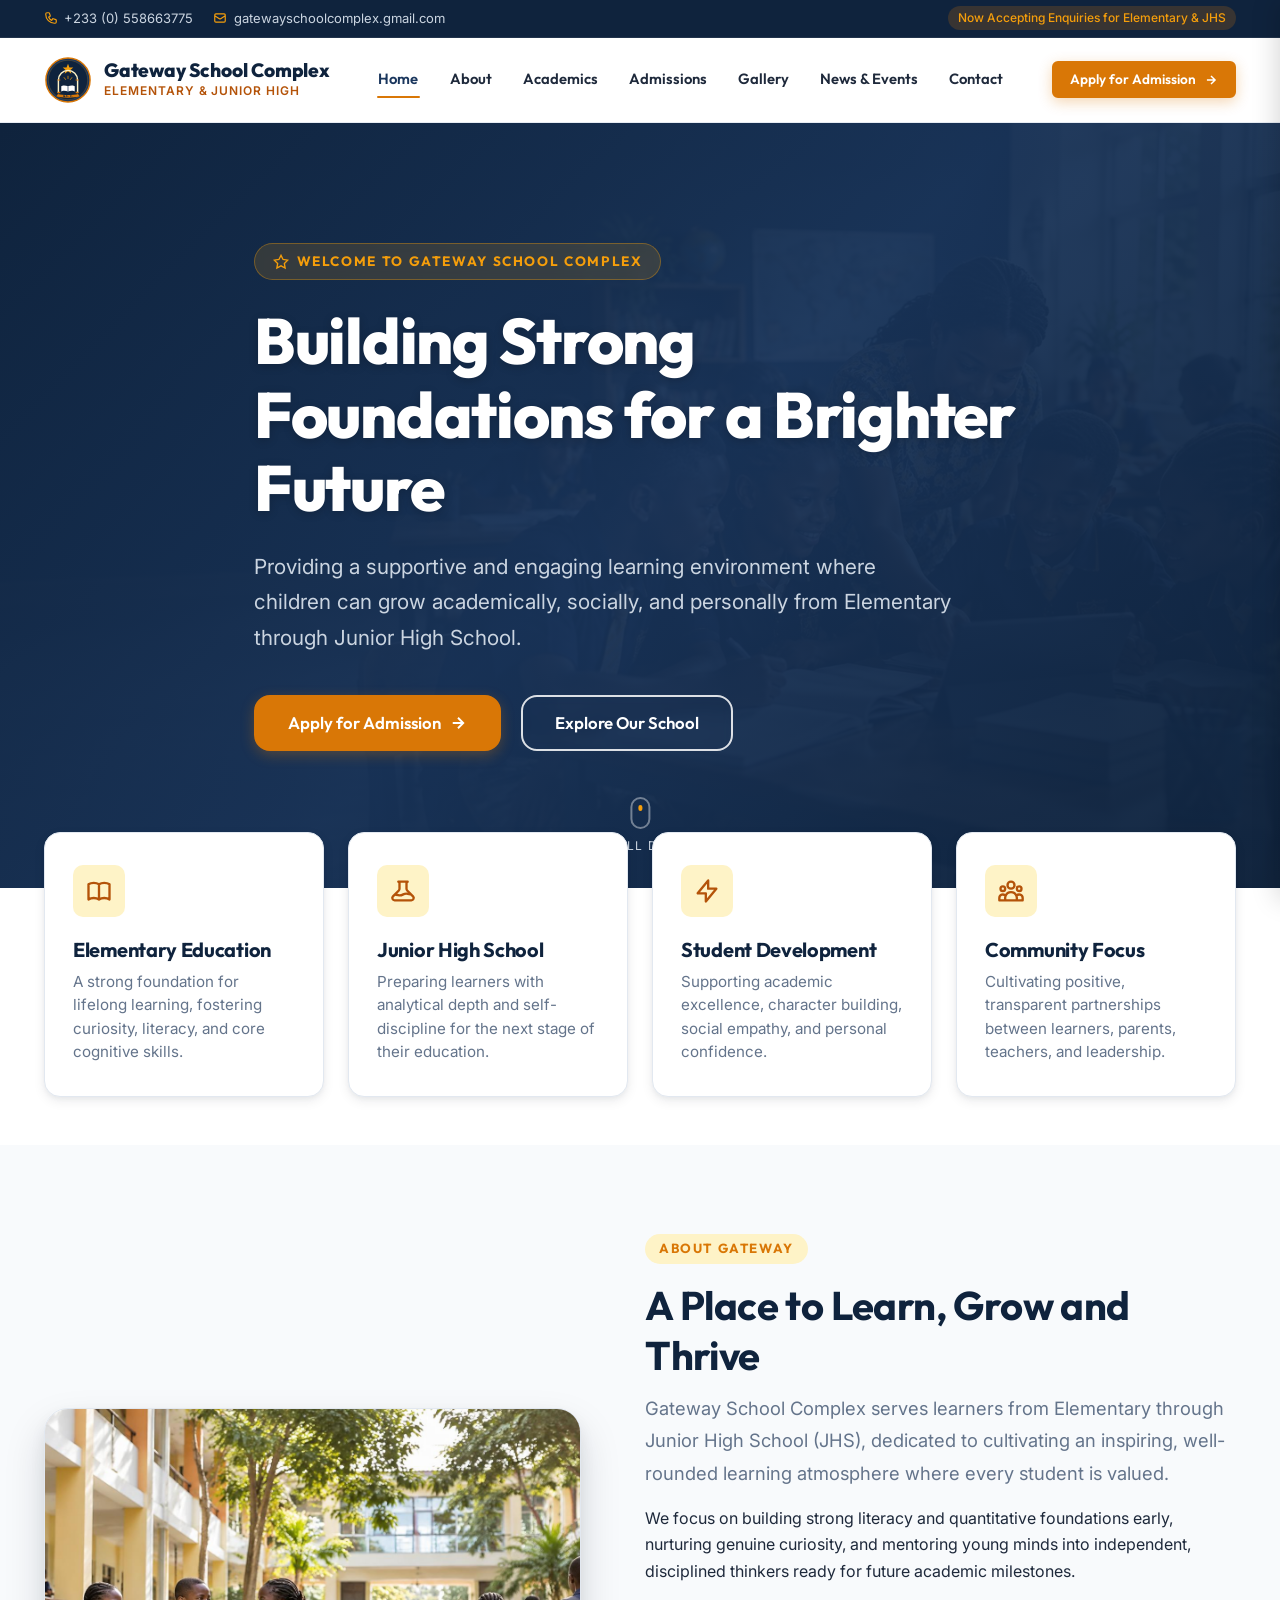
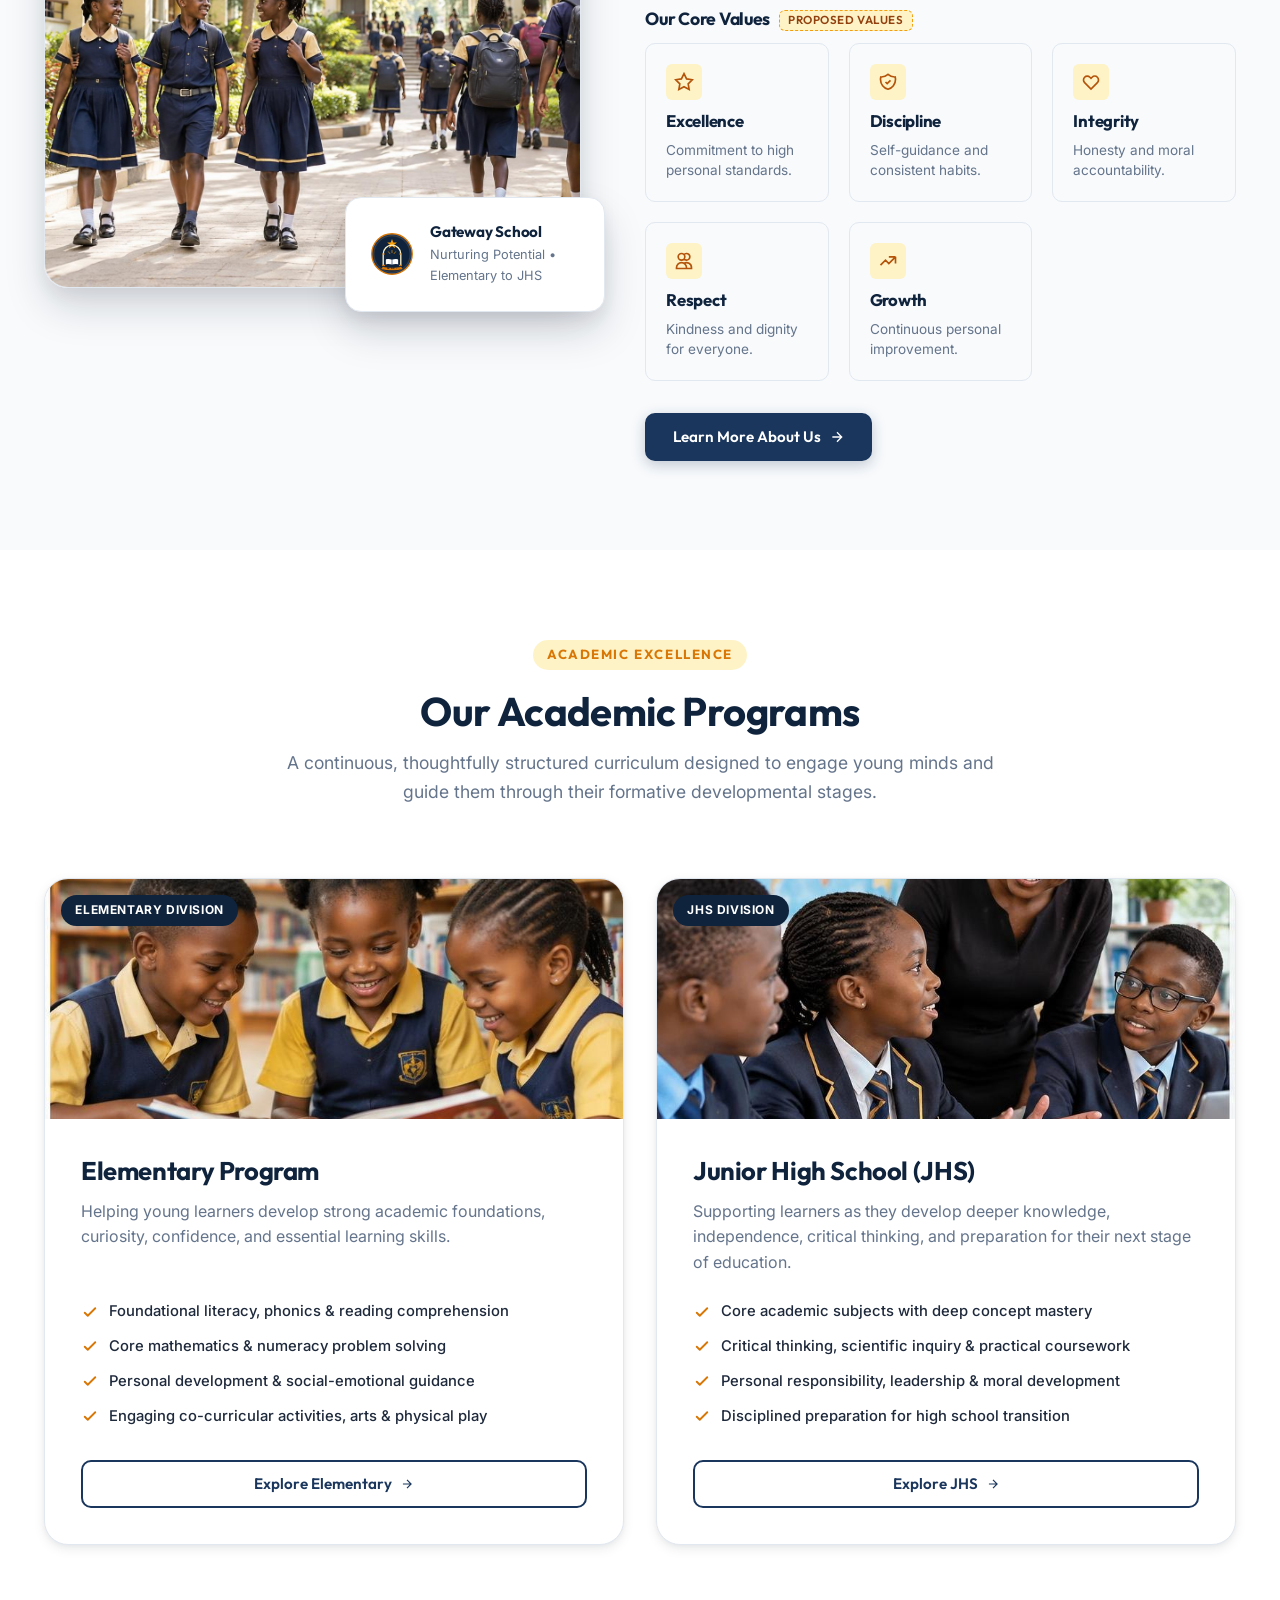
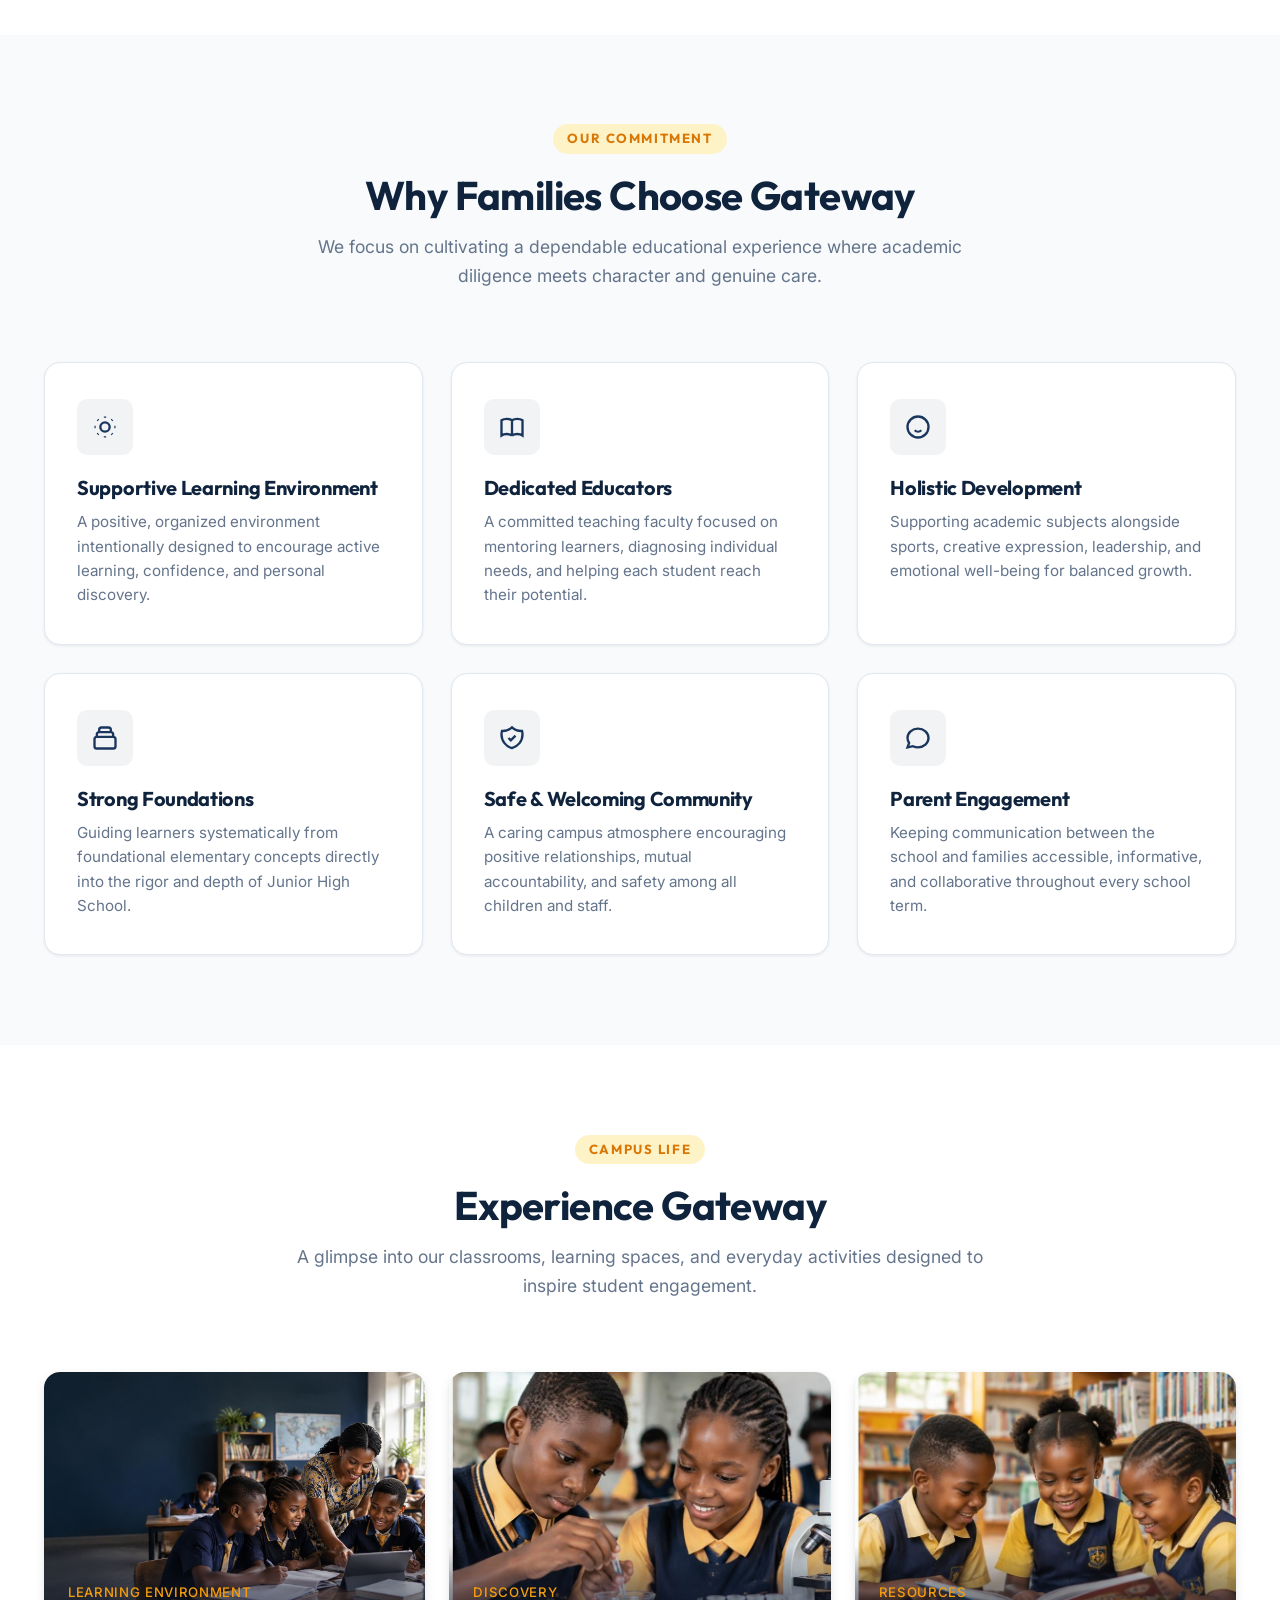
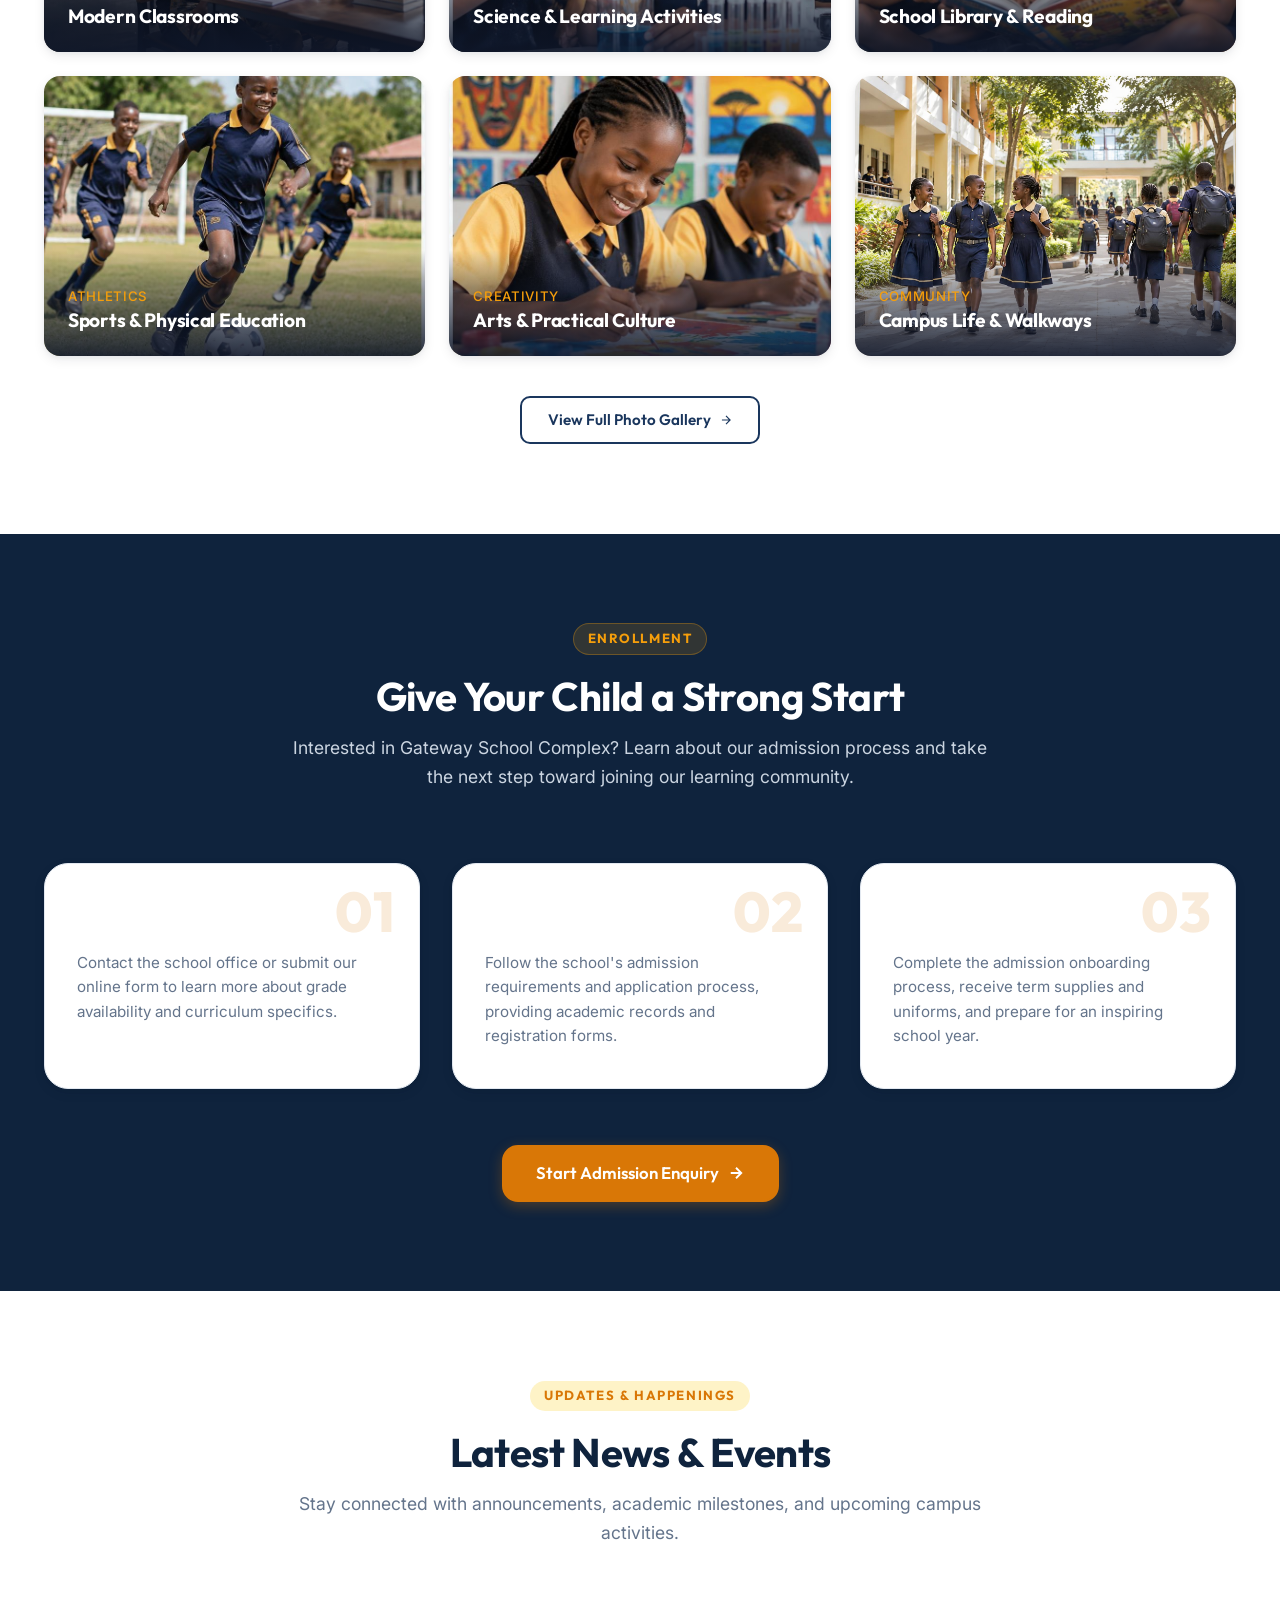
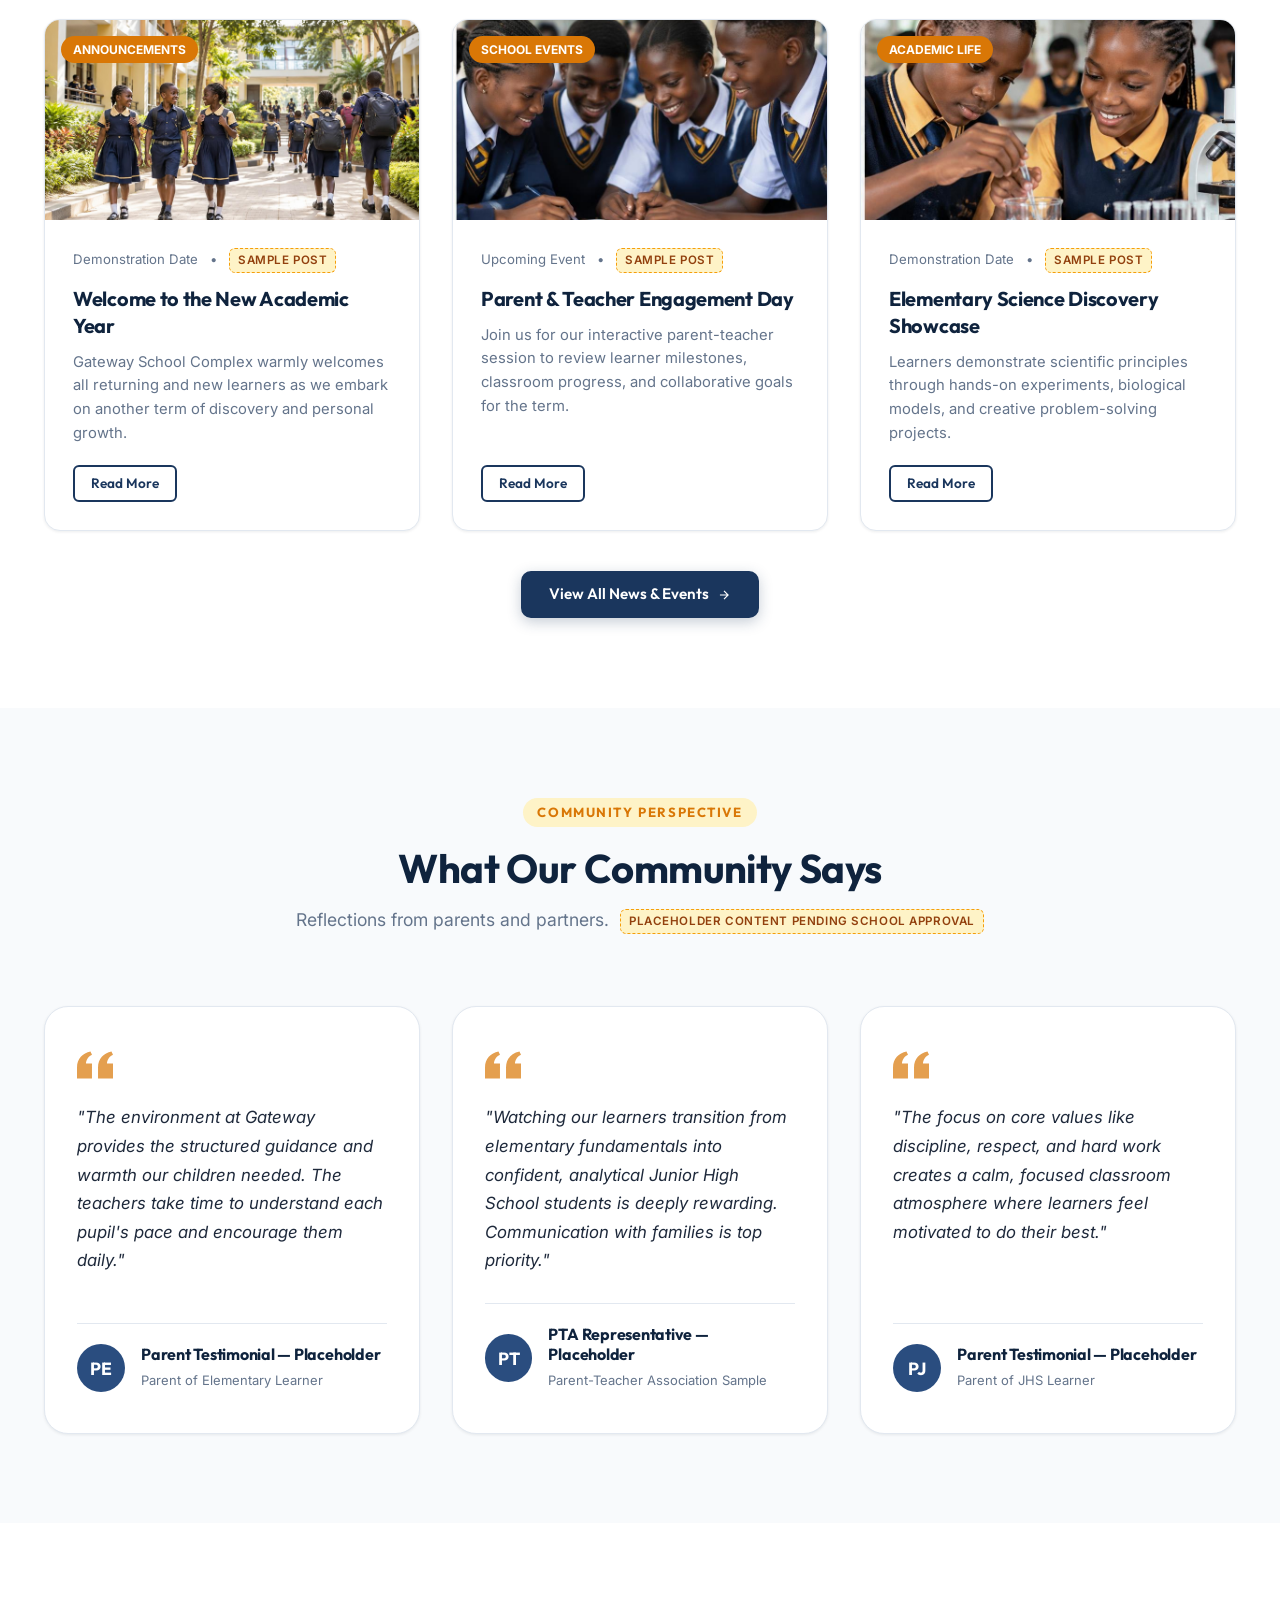
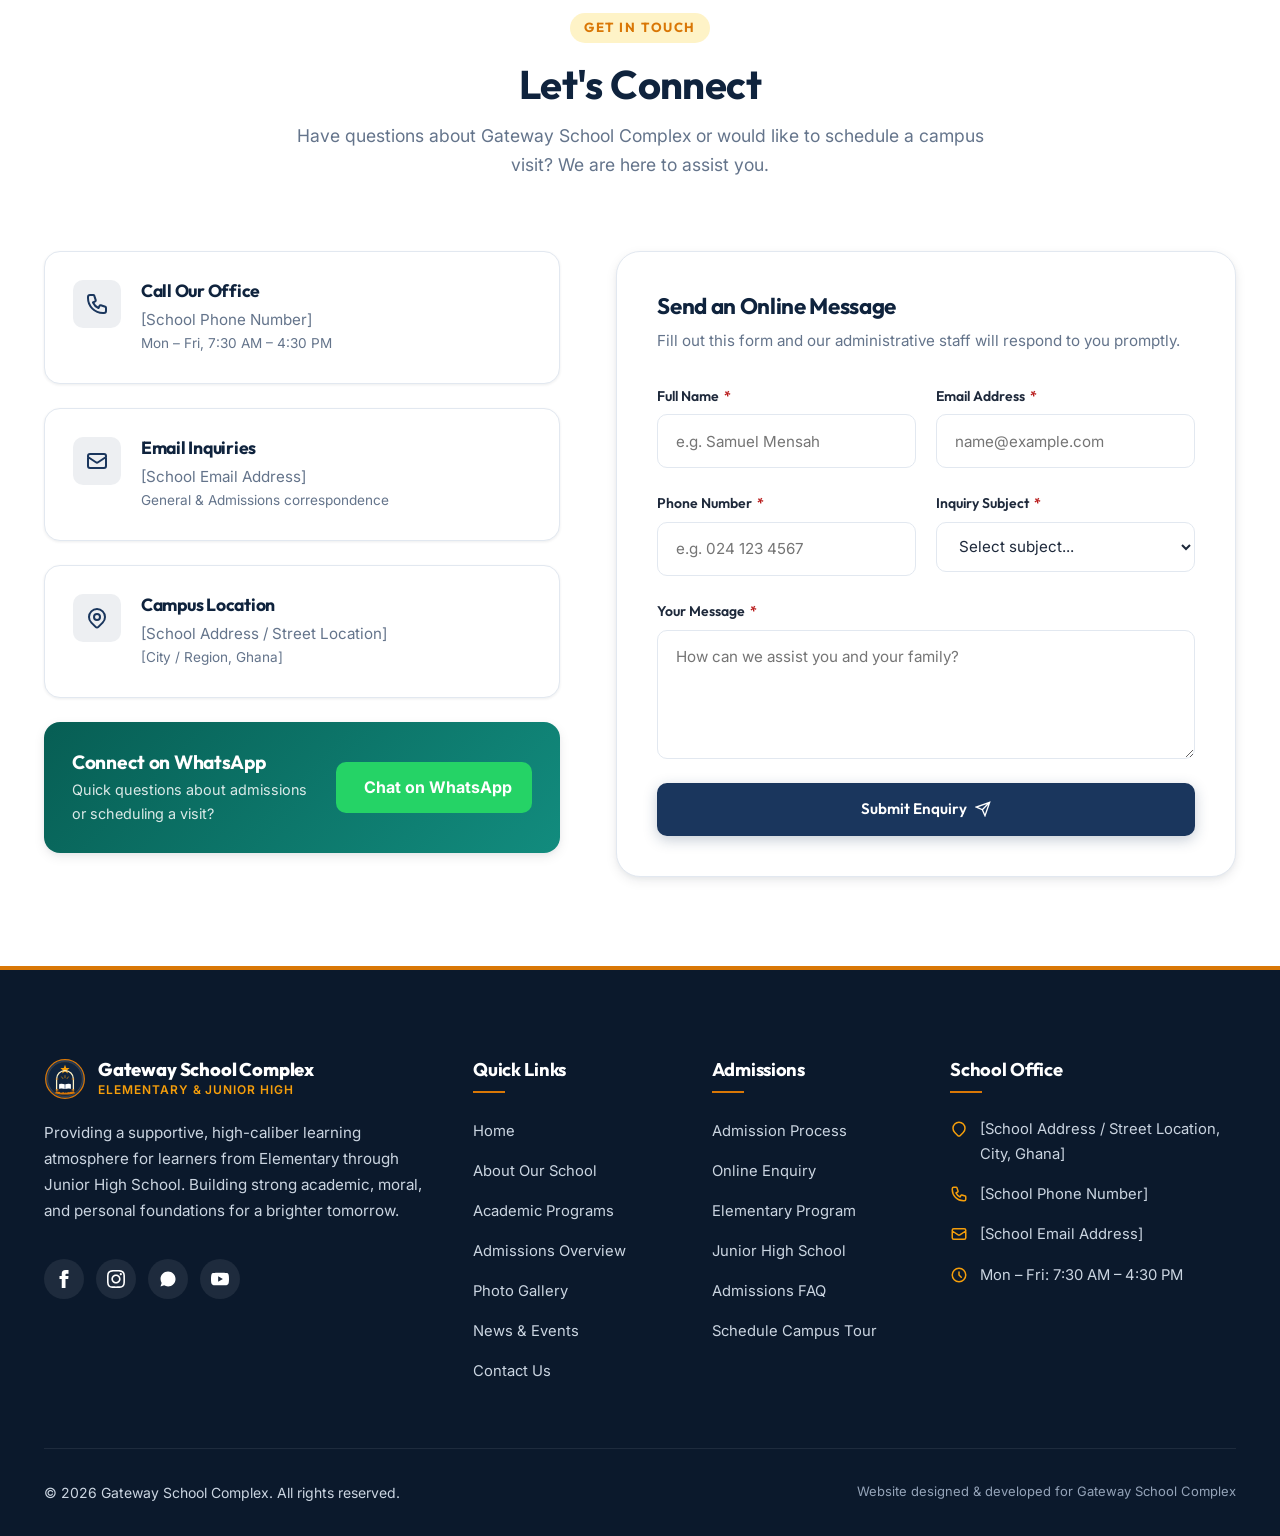
<file: index.html>
<!DOCTYPE html>
<html lang="en">
<head>
  <meta charset="UTF-8">
  <meta name="viewport" content="width=device-width, initial-scale=1.0">
  <title>Gateway School Complex</title>
  <meta name="description" content="Gateway School Complex provides a supportive learning environment for learners from Elementary through Junior High School (JHS). Explore our academic programs, admissions, and school life.">
  <meta name="keywords" content="Gateway School Complex, Elementary School, Junior High School, JHS, Education, Admissions, School">

  <!-- Open Graph Metadata -->
  <meta property="og:title" content="Gateway School Complex | Building Strong Foundations for a Brighter Future">
  <meta property="og:description" content="A supportive, engaging learning environment for Elementary through Junior High School learners.">
  <meta property="og:type" content="website">

  <!-- Google Fonts: Outfit (Headings) & Inter (Body) -->
  <link rel="preconnect" href="https://fonts.googleapis.com">
  <link rel="preconnect" href="https://fonts.gstatic.com" crossorigin>
  <link href="https://fonts.googleapis.com/css2?family=Inter:wght@400;500;600;700&family=Outfit:wght@500;600;700;800;900&display=swap" rel="stylesheet">

  <!-- CSS Design System -->
  <link rel="stylesheet" href="css/variables.css">
  <link rel="stylesheet" href="css/base.css">
  <link rel="stylesheet" href="css/components.css">
  <link rel="stylesheet" href="css/pages.css">
</head>
<body>

  <!-- Top Notification / Quick Contact Strip -->
  <div class="top-bar">
    <div class="container top-bar-inner">
      <div class="top-bar-contact">
        <div class="top-bar-item">
          <svg fill="none" viewBox="0 0 24 24" stroke="currentColor"><path stroke-linecap="round" stroke-linejoin="round" stroke-width="2" d="M3 5a2 2 0 012-2h3.28a1 1 0 01.948.684l1.498 4.493a1 1 0 01-.502 1.21l-2.257 1.13a11.042 11.042 0 005.516 5.516l1.13-2.257a1 1 0 011.21-.502l4.493 1.498a1 1 0 01.684.949V19a2 2 0 01-2 2h-1C9.716 21 3 14.284 3 6V5z"/></svg>
          <span>+233 (0) 558663775</span>
        </div>
        <div class="top-bar-item">
          <svg fill="none" viewBox="0 0 24 24" stroke="currentColor"><path stroke-linecap="round" stroke-linejoin="round" stroke-width="2" d="M3 8l7.89 5.26a2 2 0 002.22 0L21 8M5 19h14a2 2 0 002-2V7a2 2 0 00-2-2H5a2 2 0 00-2 2v10a2 2 0 002 2z"/></svg>
          <span>gatewayschoolcomplex.gmail.com</span>
        </div>
      </div>
      <div class="top-bar-badge">
        <span>Now Accepting Enquiries for Elementary & JHS</span>
      </div>
    </div>
  </div>

  <!-- Sticky Main Header & Navigation -->
  <header class="site-header" id="mainHeader">
    <div class="container navbar">
      <a href="index.html" class="brand-link" aria-label="Gateway School Complex Home">
        <div class="brand-crest school-crest-svg" aria-hidden="true"></div>
        <div class="brand-text">
          <span class="brand-title">Gateway School Complex</span>
          <span class="brand-subtitle">Elementary & Junior High</span>
        </div>
      </a>

      <!-- Desktop Navigation Menu -->
      <nav class="nav-menu" aria-label="Main Navigation">
        <a href="index.html" class="nav-link">Home</a>
        <a href="about.html" class="nav-link">About</a>
        <a href="academics.html" class="nav-link">Academics</a>
        <a href="admissions.html" class="nav-link">Admissions</a>
        <a href="gallery.html" class="nav-link">Gallery</a>
        <a href="news.html" class="nav-link">News & Events</a>
        <a href="contact.html" class="nav-link">Contact</a>
      </nav>

      <!-- Desktop CTA Button -->
      <div class="nav-cta">
        <a href="admissions.html#enquiry" class="btn btn-accent btn-sm">
          Apply for Admission
          <span class="btn-icon">
            <svg width="14" height="14" viewBox="0 0 24 24" fill="none" stroke="currentColor" stroke-width="2.5"><path d="M5 12h14M12 5l7 7-7 7"/></svg>
          </span>
        </a>
      </div>

      <!-- Mobile Hamburger Toggle -->
      <button class="menu-toggle" aria-label="Open mobile menu" aria-expanded="false">
        <svg viewBox="0 0 24 24" fill="none" stroke="currentColor" stroke-width="2">
          <line x1="3" y1="12" x2="21" y2="12"></line>
          <line x1="3" y1="6" x2="21" y2="6"></line>
          <line x1="3" y1="18" x2="21" y2="18"></line>
        </svg>
      </button>
    </div>
  </header>

  <!-- Mobile Drawer & Overlay -->
  <div class="mobile-nav-overlay" aria-hidden="true"></div>
  <aside class="mobile-drawer" aria-label="Mobile Navigation">
    <div>
      <div class="mobile-drawer-header">
        <div class="brand-link">
          <div class="brand-crest school-crest-svg" style="width:36px;height:36px;"></div>
          <span class="brand-title" style="font-size:1rem;">Gateway School</span>
        </div>
        <button class="drawer-close" aria-label="Close menu">
          <svg viewBox="0 0 24 24" fill="none" stroke="currentColor" stroke-width="2"><path d="M18 6L6 18M6 6l12 12"/></svg>
        </button>
      </div>

      <nav class="mobile-menu-list">
        <a href="index.html" class="mobile-nav-link">Home</a>
        <a href="about.html" class="mobile-nav-link">About</a>
        <a href="academics.html" class="mobile-nav-link">Academics</a>
        <a href="admissions.html" class="mobile-nav-link">Admissions</a>
        <a href="gallery.html" class="mobile-nav-link">Gallery</a>
        <a href="news.html" class="mobile-nav-link">News & Events</a>
        <a href="contact.html" class="mobile-nav-link">Contact</a>
      </nav>
    </div>

    <div class="mobile-drawer-footer">
      <a href="admissions.html#enquiry" class="btn btn-accent" style="width:100%;">Apply for Admission</a>
      <div style="font-size:0.8rem; color:var(--color-text-muted); text-align:center;">
        Call: [School Phone Number]
      </div>
    </div>
  </aside>

  <main id="mainContent">

    <!-- 1. Hero Section -->
    <section class="hero-section" aria-label="Welcome Hero">
      <img src="img/gateway-hero.jpg" alt="Students and teacher engaging in a vibrant classroom environment at Gateway School Complex" class="hero-background-img">
      <div class="hero-overlay"></div>
      
      <div class="container hero-content">
        <div class="hero-eyebrow">
          <svg viewBox="0 0 24 24" fill="none" stroke="currentColor" stroke-width="2"><path d="M12 2l3.09 6.26L22 9.27l-5 4.87 1.18 6.88L12 17.77l-6.18 3.25L7 14.14 2 9.27l6.91-1.01L12 2z"/></svg>
          <span>WELCOME TO GATEWAY SCHOOL COMPLEX</span>
        </div>

        <h1 class="hero-title">Building Strong Foundations for a Brighter Future</h1>

        <p class="hero-lead">
          Providing a supportive and engaging learning environment where children can grow academically, socially, and personally from Elementary through Junior High School.
        </p>

        <div class="hero-actions">
          <a href="admissions.html#enquiry" class="btn btn-accent btn-lg">
            Apply for Admission
            <span class="btn-icon">
              <svg width="18" height="18" viewBox="0 0 24 24" fill="none" stroke="currentColor" stroke-width="2.5"><path d="M5 12h14M12 5l7 7-7 7"/></svg>
            </span>
          </a>
          <a href="#about" class="btn btn-outline-white btn-lg">Explore Our School</a>
        </div>
      </div>

      <!-- Subtle Scroll Down Cue -->
      <a href="#highlights" class="hero-scroll-cue" aria-label="Scroll to school highlights">
        <div class="scroll-icon" aria-hidden="true"></div>
        <span>Scroll Down</span>
      </a>
    </section>

    <!-- 2. Trust & Quick Highlights Section -->
    <section id="highlights" class="section" style="padding-top:0; padding-bottom:3rem;">
      <div class="container">
        <div class="trust-grid">
          
          <div class="trust-card">
            <div class="trust-icon-box">
              <svg fill="none" viewBox="0 0 24 24" stroke="currentColor" stroke-width="2">
                <path stroke-linecap="round" stroke-linejoin="round" d="M12 6.253v13m0-13C10.832 5.477 9.246 5 7.5 5S4.168 5.477 3 6.253v13C4.168 18.477 5.754 18 7.5 18s3.332.477 4.5 1.253m0-13C13.168 5.477 14.754 5 16.5 5c1.747 0 3.332.477 4.5 1.253v13C19.832 18.477 18.247 18 16.5 18c-1.746 0-3.332.477-4.5 1.253" />
              </svg>
            </div>
            <h3>Elementary Education</h3>
            <p>A strong foundation for lifelong learning, fostering curiosity, literacy, and core cognitive skills.</p>
          </div>

          <div class="trust-card">
            <div class="trust-icon-box">
              <svg fill="none" viewBox="0 0 24 24" stroke="currentColor" stroke-width="2">
                <path stroke-linecap="round" stroke-linejoin="round" d="M19.428 15.428a2 2 0 00-1.022-.547l-2.387-.477a6 6 0 00-3.86.517l-.318.158a6 6 0 01-3.86.517L6.05 15.21a2 2 0 00-1.806.547M8 4h8l-1 1v5.172a2 2 0 00.586 1.414l5 5c1.26 1.26.367 3.414-1.415 3.414H4.828c-1.782 0-2.674-2.154-1.414-3.414l5-5A2 2 0 009 10.172V5L8 4z" />
              </svg>
            </div>
            <h3>Junior High School</h3>
            <p>Preparing learners with analytical depth and self-discipline for the next stage of their education.</p>
          </div>

          <div class="trust-card">
            <div class="trust-icon-box">
              <svg fill="none" viewBox="0 0 24 24" stroke="currentColor" stroke-width="2">
                <path stroke-linecap="round" stroke-linejoin="round" d="M13 10V3L4 14h7v7l9-11h-7z" />
              </svg>
            </div>
            <h3>Student Development</h3>
            <p>Supporting academic excellence, character building, social empathy, and personal confidence.</p>
          </div>

          <div class="trust-card">
            <div class="trust-icon-box">
              <svg fill="none" viewBox="0 0 24 24" stroke="currentColor" stroke-width="2">
                <path stroke-linecap="round" stroke-linejoin="round" d="M17 20h5v-2a3 3 0 00-5.356-1.857M17 20H7m10 0v-2c0-.656-.126-1.283-.356-1.857M7 20H2v-2a3 3 0 015.356-1.857M7 20v-2c0-.656.126-1.283.356-1.857m0 0a5.002 5.002 0 019.288 0M15 7a3 3 0 11-6 0 3 3 0 016 0zm6 3a2 2 0 11-4 0 2 2 0 014 0zM7 10a2 2 0 11-4 0 2 2 0 014 0z" />
              </svg>
            </div>
            <h3>Community Focus</h3>
            <p>Cultivating positive, transparent partnerships between learners, parents, teachers, and leadership.</p>
          </div>

        </div>
      </div>
    </section>

    <!-- 3. About Section -->
    <section id="about" class="section section-bg-alt">
      <div class="container">
        <div class="about-two-col">
          
          <div class="about-visual">
            <img src="img/gateway-campus.jpg" alt="Students walking through the Gateway School Complex campus courtyard" class="about-img-main">
            <div class="about-badge-card">
              <div class="badge-crest school-crest-svg" aria-hidden="true"></div>
              <div>
                <h4>Gateway School</h4>
                <p>Nurturing Potential • Elementary to JHS</p>
              </div>
            </div>
          </div>

          <div class="about-info">
            <span class="eyebrow">ABOUT GATEWAY</span>
            <h2 class="section-title">A Place to Learn, Grow and Thrive</h2>
            <p class="lead">
              Gateway School Complex serves learners from Elementary through Junior High School (JHS), dedicated to cultivating an inspiring, well-rounded learning atmosphere where every student is valued.
            </p>
            <p>
              We focus on building strong literacy and quantitative foundations early, nurturing genuine curiosity, and mentoring young minds into independent, disciplined thinkers ready for future academic milestones.
            </p>

            <div style="margin-top:1.5rem;">
              <h4 style="font-size:1.1rem; margin-bottom:0.75rem; color:var(--color-primary-dark);">
                Our Core Values <span class="placeholder-tag">Proposed Values</span>
              </h4>
              <div class="values-grid" style="margin-top:0.75rem; grid-template-columns: repeat(auto-fit, minmax(140px, 1fr));">
                
                <div class="value-item">
                  <div class="value-icon">
                    <svg fill="none" viewBox="0 0 24 24" stroke="currentColor" stroke-width="2"><path d="M12 2l3.09 6.26L22 9.27l-5 4.87 1.18 6.88L12 17.77l-6.18 3.25L7 14.14 2 9.27l6.91-1.01L12 2z"/></svg>
                  </div>
                  <h4>Excellence</h4>
                  <p>Commitment to high personal standards.</p>
                </div>

                <div class="value-item">
                  <div class="value-icon">
                    <svg fill="none" viewBox="0 0 24 24" stroke="currentColor" stroke-width="2"><path d="M9 12l2 2 4-4m5.618-4.016A11.955 11.955 0 0112 2.944a11.955 11.955 0 01-8.618 3.04A12.02 12.02 0 003 9c0 5.591 3.824 10.29 9 11.622 5.176-1.332 9-6.03 9-11.622 0-1.042-.133-2.052-.382-3.016z"/></svg>
                  </div>
                  <h4>Discipline</h4>
                  <p>Self-guidance and consistent habits.</p>
                </div>

                <div class="value-item">
                  <div class="value-icon">
                    <svg fill="none" viewBox="0 0 24 24" stroke="currentColor" stroke-width="2"><path d="M4.318 6.318a4.5 4.5 0 000 6.364L12 20.364l7.682-7.682a4.5 4.5 0 00-6.364-6.364L12 7.636l-1.318-1.318a4.5 4.5 0 00-6.364 0z"/></svg>
                  </div>
                  <h4>Integrity</h4>
                  <p>Honesty and moral accountability.</p>
                </div>

                <div class="value-item">
                  <div class="value-icon">
                    <svg fill="none" viewBox="0 0 24 24" stroke="currentColor" stroke-width="2"><path d="M12 4.354a4 4 0 110 5.292M15 21H3v-1a6 6 0 0112 0v1zm0 0h6v-1a6 6 0 00-9-5.197M13 7a4 4 0 11-8 0 4 4 0 018 0z"/></svg>
                  </div>
                  <h4>Respect</h4>
                  <p>Kindness and dignity for everyone.</p>
                </div>

                <div class="value-item">
                  <div class="value-icon">
                    <svg fill="none" viewBox="0 0 24 24" stroke="currentColor" stroke-width="2"><path d="M13 7h8m0 0v8m0-8l-8 8-4-4-6 6"/></svg>
                  </div>
                  <h4>Growth</h4>
                  <p>Continuous personal improvement.</p>
                </div>

              </div>
            </div>

            <div style="margin-top:2rem;">
              <a href="about.html" class="btn btn-primary">
                Learn More About Us
                <span class="btn-icon">
                  <svg width="16" height="16" viewBox="0 0 24 24" fill="none" stroke="currentColor" stroke-width="2"><path d="M5 12h14M12 5l7 7-7 7"/></svg>
                </span>
              </a>
            </div>
          </div>

        </div>
      </div>
    </section>

    <!-- 4. Academics Overview Section -->
    <section id="academics" class="section">
      <div class="container">
        <div class="section-header">
          <span class="eyebrow">ACADEMIC EXCELLENCE</span>
          <h2 class="section-title">Our Academic Programs</h2>
          <p class="section-subtitle">
            A continuous, thoughtfully structured curriculum designed to engage young minds and guide them through their formative developmental stages.
          </p>
        </div>

        <div class="program-grid">
          
          <!-- Elementary Card -->
          <div class="program-card">
            <div class="program-image-wrap">
              <img src="img/gateway-community-4.jpg" alt="Elementary school students reading in the school library" loading="lazy">
              <span class="program-badge">Elementary Division</span>
            </div>
            <div class="program-card-body">
              <h3>Elementary Program</h3>
              <p>Helping young learners develop strong academic foundations, curiosity, confidence, and essential learning skills.</p>
              
              <div class="program-features">
                <div class="program-feature-item">
                  <svg fill="none" viewBox="0 0 24 24" stroke="currentColor" stroke-width="2.5"><path stroke-linecap="round" stroke-linejoin="round" d="M5 13l4 4L19 7"/></svg>
                  <span>Foundational literacy, phonics & reading comprehension</span>
                </div>
                <div class="program-feature-item">
                  <svg fill="none" viewBox="0 0 24 24" stroke="currentColor" stroke-width="2.5"><path stroke-linecap="round" stroke-linejoin="round" d="M5 13l4 4L19 7"/></svg>
                  <span>Core mathematics & numeracy problem solving</span>
                </div>
                <div class="program-feature-item">
                  <svg fill="none" viewBox="0 0 24 24" stroke="currentColor" stroke-width="2.5"><path stroke-linecap="round" stroke-linejoin="round" d="M5 13l4 4L19 7"/></svg>
                  <span>Personal development & social-emotional guidance</span>
                </div>
                <div class="program-feature-item">
                  <svg fill="none" viewBox="0 0 24 24" stroke="currentColor" stroke-width="2.5"><path stroke-linecap="round" stroke-linejoin="round" d="M5 13l4 4L19 7"/></svg>
                  <span>Engaging co-curricular activities, arts & physical play</span>
                </div>
              </div>

              <div class="program-card-action">
                <a href="academics.html#elementary" class="btn btn-outline-primary" style="width:100%;">
                  Explore Elementary
                  <span class="btn-icon"><svg width="14" height="14" viewBox="0 0 24 24" fill="none" stroke="currentColor" stroke-width="2"><path d="M5 12h14M12 5l7 7-7 7"/></svg></span>
                </a>
              </div>
            </div>
          </div>

          <!-- JHS Card -->
          <div class="program-card">
            <div class="program-image-wrap">
              <img src="img/gateway-activities-1.jpg" alt="Junior High School students in collaborative study" loading="lazy">
              <span class="program-badge">JHS Division</span>
            </div>
            <div class="program-card-body">
              <h3>Junior High School (JHS)</h3>
              <p>Supporting learners as they develop deeper knowledge, independence, critical thinking, and preparation for their next stage of education.</p>
              
              <div class="program-features">
                <div class="program-feature-item">
                  <svg fill="none" viewBox="0 0 24 24" stroke="currentColor" stroke-width="2.5"><path stroke-linecap="round" stroke-linejoin="round" d="M5 13l4 4L19 7"/></svg>
                  <span>Core academic subjects with deep concept mastery</span>
                </div>
                <div class="program-feature-item">
                  <svg fill="none" viewBox="0 0 24 24" stroke="currentColor" stroke-width="2.5"><path stroke-linecap="round" stroke-linejoin="round" d="M5 13l4 4L19 7"/></svg>
                  <span>Critical thinking, scientific inquiry & practical coursework</span>
                </div>
                <div class="program-feature-item">
                  <svg fill="none" viewBox="0 0 24 24" stroke="currentColor" stroke-width="2.5"><path stroke-linecap="round" stroke-linejoin="round" d="M5 13l4 4L19 7"/></svg>
                  <span>Personal responsibility, leadership & moral development</span>
                </div>
                <div class="program-feature-item">
                  <svg fill="none" viewBox="0 0 24 24" stroke="currentColor" stroke-width="2.5"><path stroke-linecap="round" stroke-linejoin="round" d="M5 13l4 4L19 7"/></svg>
                  <span>Disciplined preparation for high school transition</span>
                </div>
              </div>

              <div class="program-card-action">
                <a href="academics.html#jhs" class="btn btn-outline-primary" style="width:100%;">
                  Explore JHS
                  <span class="btn-icon"><svg width="14" height="14" viewBox="0 0 24 24" fill="none" stroke="currentColor" stroke-width="2"><path d="M5 12h14M12 5l7 7-7 7"/></svg></span>
                </a>
              </div>
            </div>
          </div>

        </div>
      </div>
    </section>

    <!-- 5. Why Families Choose Gateway Section -->
    <section class="section section-bg-alt">
      <div class="container">
        <div class="section-header">
          <span class="eyebrow">OUR COMMITMENT</span>
          <h2 class="section-title">Why Families Choose Gateway</h2>
          <p class="section-subtitle">
            We focus on cultivating a dependable educational experience where academic diligence meets character and genuine care.
          </p>
        </div>

        <div class="features-grid">
          
          <div class="feature-card">
            <div class="feature-icon-wrapper">
              <svg fill="none" viewBox="0 0 24 24" stroke="currentColor" stroke-width="2"><path d="M12 3v1m0 16v1m9-9h-1M4 12H3m15.364 6.364l-.707-.707M6.343 6.343l-.707-.707m12.728 0l-.707.707M6.343 17.657l-.707.707M16 12a4 4 0 11-8 0 4 4 0 018 0z"/></svg>
            </div>
            <h3>Supportive Learning Environment</h3>
            <p>A positive, organized environment intentionally designed to encourage active learning, confidence, and personal discovery.</p>
          </div>

          <div class="feature-card">
            <div class="feature-icon-wrapper">
              <svg fill="none" viewBox="0 0 24 24" stroke="currentColor" stroke-width="2"><path d="M12 6.253v13m0-13C10.832 5.477 9.246 5 7.5 5S4.168 5.477 3 6.253v13C4.168 18.477 5.754 18 7.5 18s3.332.477 4.5 1.253m0-13C13.168 5.477 14.754 5 16.5 5c1.747 0 3.332.477 4.5 1.253v13C19.832 18.477 18.247 18 16.5 18c-1.746 0-3.332.477-4.5 1.253"/></svg>
            </div>
            <h3>Dedicated Educators</h3>
            <p>A committed teaching faculty focused on mentoring learners, diagnosing individual needs, and helping each student reach their potential.</p>
          </div>

          <div class="feature-card">
            <div class="feature-icon-wrapper">
              <svg fill="none" viewBox="0 0 24 24" stroke="currentColor" stroke-width="2"><path d="M14.828 14.828a4 4 0 01-5.656 0M9 10h.01M15 10h.01M21 12a9 9 0 11-18 0 9 9 0 0118 0z"/></svg>
            </div>
            <h3>Holistic Development</h3>
            <p>Supporting academic subjects alongside sports, creative expression, leadership, and emotional well-being for balanced growth.</p>
          </div>

          <div class="feature-card">
            <div class="feature-icon-wrapper">
              <svg fill="none" viewBox="0 0 24 24" stroke="currentColor" stroke-width="2"><path d="M19 11H5m14 0a2 2 0 012 2v6a2 2 0 01-2 2H5a2 2 0 01-2-2v-6a2 2 0 012-2m14 0V9a2 2 0 00-2-2M5 11V9a2 2 0 012-2m0 0V5a2 2 0 012-2h6a2 2 0 012 2v2M7 7h10"/></svg>
            </div>
            <h3>Strong Foundations</h3>
            <p>Guiding learners systematically from foundational elementary concepts directly into the rigor and depth of Junior High School.</p>
          </div>

          <div class="feature-card">
            <div class="feature-icon-wrapper">
              <svg fill="none" viewBox="0 0 24 24" stroke="currentColor" stroke-width="2"><path d="M9 12l2 2 4-4m5.618-4.016A11.955 11.955 0 0112 2.944a11.955 11.955 0 01-8.618 3.04A12.02 12.02 0 003 9c0 5.591 3.824 10.29 9 11.622 5.176-1.332 9-6.03 9-11.622 0-1.042-.133-2.052-.382-3.016z"/></svg>
            </div>
            <h3>Safe & Welcoming Community</h3>
            <p>A caring campus atmosphere encouraging positive relationships, mutual accountability, and safety among all children and staff.</p>
          </div>

          <div class="feature-card">
            <div class="feature-icon-wrapper">
              <svg fill="none" viewBox="0 0 24 24" stroke="currentColor" stroke-width="2"><path d="M8 12h.01M12 12h.01M16 12h.01M21 12c0 4.418-4.03 8-9 8a9.863 9.863 0 01-4.255-.949L3 20l1.395-3.72C3.512 15.042 3 13.574 3 12c0-4.418 4.03-8 9-8s9 3.582 9 8z"/></svg>
            </div>
            <h3>Parent Engagement</h3>
            <p>Keeping communication between the school and families accessible, informative, and collaborative throughout every school term.</p>
          </div>

        </div>
      </div>
    </section>

    <!-- 6. School Experience / Facilities Section -->
    <section class="section">
      <div class="container">
        <div class="section-header">
          <span class="eyebrow">CAMPUS LIFE</span>
          <h2 class="section-title">Experience Gateway</h2>
          <p class="section-subtitle">
            A glimpse into our classrooms, learning spaces, and everyday activities designed to inspire student engagement.
          </p>
        </div>

        <div class="experience-grid">
          
          <div class="experience-card" onclick="window.location.href='gallery.html'">
            <img src="img/gateway-hero.jpg" alt="Classrooms and Learning Spaces" loading="lazy">
            <div class="experience-card-overlay">
              <span>Learning Environment</span>
              <h4>Modern Classrooms</h4>
            </div>
          </div>

          <div class="experience-card" onclick="window.location.href='gallery.html'">
            <img src="img/gateway-activities-2.jpg" alt="Science and Practical Activities" loading="lazy">
            <div class="experience-card-overlay">
              <span>Discovery</span>
              <h4>Science & Learning Activities</h4>
            </div>
          </div>

          <div class="experience-card" onclick="window.location.href='gallery.html'">
            <img src="img/gateway-community-4.jpg" alt="Library and Resource Area" loading="lazy">
            <div class="experience-card-overlay">
              <span>Resources</span>
              <h4>School Library & Reading</h4>
            </div>
          </div>

          <div class="experience-card" onclick="window.location.href='gallery.html'">
            <img src="img/gateway-activities-3.jpg" alt="Physical Education and Sports" loading="lazy">
            <div class="experience-card-overlay">
              <span>Athletics</span>
              <h4>Sports & Physical Education</h4>
            </div>
          </div>

          <div class="experience-card" onclick="window.location.href='gallery.html'">
            <img src="img/gateway-activities-4.jpg" alt="Creative Arts and Crafts" loading="lazy">
            <div class="experience-card-overlay">
              <span>Creativity</span>
              <h4>Arts & Practical Culture</h4>
            </div>
          </div>

          <div class="experience-card" onclick="window.location.href='gallery.html'">
            <img src="img/gateway-campus.jpg" alt="Campus Courtyard and Assemblies" loading="lazy">
            <div class="experience-card-overlay">
              <span>Community</span>
              <h4>Campus Life & Walkways</h4>
            </div>
          </div>

        </div>

        <div style="text-align:center; margin-top:2.5rem;">
          <a href="gallery.html" class="btn btn-outline-primary">
            View Full Photo Gallery
            <span class="btn-icon"><svg width="14" height="14" viewBox="0 0 24 24" fill="none" stroke="currentColor" stroke-width="2"><path d="M5 12h14M12 5l7 7-7 7"/></svg></span>
          </a>
        </div>
      </div>
    </section>

    <!-- 7. Admissions 3-Step Process CTA Section -->
    <section class="section section-bg-primary">
      <div class="container">
        <div class="section-header">
          <span class="eyebrow">ENROLLMENT</span>
          <h2 class="section-title">Give Your Child a Strong Start</h2>
          <p class="section-subtitle">
            Interested in Gateway School Complex? Learn about our admission process and take the next step toward joining our learning community.
          </p>
        </div>

        <div class="steps-grid">
          
          <div class="step-card">
            <div class="step-number">01</div>
            <h3>Make an Enquiry</h3>
            <p>Contact the school office or submit our online form to learn more about grade availability and curriculum specifics.</p>
          </div>

          <div class="step-card">
            <div class="step-number">02</div>
            <h3>Submit Your Application</h3>
            <p>Follow the school's admission requirements and application process, providing academic records and registration forms.</p>
          </div>

          <div class="step-card">
            <div class="step-number">03</div>
            <h3>Begin the Journey</h3>
            <p>Complete the admission onboarding process, receive term supplies and uniforms, and prepare for an inspiring school year.</p>
          </div>

        </div>

        <div style="text-align:center; margin-top:3.5rem;">
          <a href="admissions.html#enquiry" class="btn btn-accent btn-lg">
            Start Admission Enquiry
            <span class="btn-icon">
              <svg width="18" height="18" viewBox="0 0 24 24" fill="none" stroke="currentColor" stroke-width="2.5"><path d="M5 12h14M12 5l7 7-7 7"/></svg>
            </span>
          </a>
        </div>
      </div>
    </section>

    <!-- 8. Latest News & Events Preview Section -->
    <section class="section">
      <div class="container">
        <div class="section-header">
          <span class="eyebrow">UPDATES & HAPPENINGS</span>
          <h2 class="section-title">Latest News & Events</h2>
          <p class="section-subtitle">
            Stay connected with announcements, academic milestones, and upcoming campus activities.
          </p>
        </div>

        <div class="news-grid">
          
          <article class="news-card">
            <div class="news-image-wrap">
              <img src="img/gateway-campus.jpg" alt="Welcome to the New Academic Year" loading="lazy">
              <span class="news-category">Announcements</span>
            </div>
            <div class="news-card-body">
              <div class="news-meta">
                <span>Demonstration Date</span>
                <span>•</span>
                <span class="placeholder-tag" style="margin-left:0;">Sample Post</span>
              </div>
              <h3>Welcome to the New Academic Year</h3>
              <p>Gateway School Complex warmly welcomes all returning and new learners as we embark on another term of discovery and personal growth.</p>
              <div class="news-card-action">
                <a href="news.html" class="btn btn-outline-primary btn-sm">Read More</a>
              </div>
            </div>
          </article>

          <article class="news-card">
            <div class="news-image-wrap">
              <img src="img/gateway-community-2.jpg" alt="Parent Engagement Day" loading="lazy">
              <span class="news-category">School Events</span>
            </div>
            <div class="news-card-body">
              <div class="news-meta">
                <span>Upcoming Event</span>
                <span>•</span>
                <span class="placeholder-tag" style="margin-left:0;">Sample Post</span>
              </div>
              <h3>Parent & Teacher Engagement Day</h3>
              <p>Join us for our interactive parent-teacher session to review learner milestones, classroom progress, and collaborative goals for the term.</p>
              <div class="news-card-action">
                <a href="news.html" class="btn btn-outline-primary btn-sm">Read More</a>
              </div>
            </div>
          </article>

          <article class="news-card">
            <div class="news-image-wrap">
              <img src="img/gateway-activities-2.jpg" alt="Science Discovery Day" loading="lazy">
              <span class="news-category">Academic Life</span>
            </div>
            <div class="news-card-body">
              <div class="news-meta">
                <span>Demonstration Date</span>
                <span>•</span>
                <span class="placeholder-tag" style="margin-left:0;">Sample Post</span>
              </div>
              <h3>Elementary Science Discovery Showcase</h3>
              <p>Learners demonstrate scientific principles through hands-on experiments, biological models, and creative problem-solving projects.</p>
              <div class="news-card-action">
                <a href="news.html" class="btn btn-outline-primary btn-sm">Read More</a>
              </div>
            </div>
          </article>

        </div>

        <div style="text-align:center; margin-top:2.5rem;">
          <a href="news.html" class="btn btn-primary">
            View All News & Events
            <span class="btn-icon"><svg width="14" height="14" viewBox="0 0 24 24" fill="none" stroke="currentColor" stroke-width="2"><path d="M5 12h14M12 5l7 7-7 7"/></svg></span>
          </a>
        </div>
      </div>
    </section>

    <!-- 9. Testimonials (Clearly Labeled Placeholders) -->
    <section class="section section-bg-alt">
      <div class="container">
        <div class="section-header">
          <span class="eyebrow">COMMUNITY PERSPECTIVE</span>
          <h2 class="section-title">What Our Community Says</h2>
          <p class="section-subtitle">
            Reflections from parents and partners. <span class="placeholder-tag">Placeholder Content Pending School Approval</span>
          </p>
        </div>

        <div class="testimonials-grid">
          
          <div class="testimonial-card">
            <div class="testimonial-quote-icon">
              <svg fill="currentColor" viewBox="0 0 24 24"><path d="M14.017 21v-7.391c0-5.704 3.731-9.57 8.983-10.609l.995 2.151c-2.432.917-3.995 3.638-3.995 5.849h4v10h-9.983zm-14.017 0v-7.391c0-5.704 3.748-9.57 9-10.609l.996 2.151c-2.433.917-3.996 3.638-3.996 5.849h3.983v10h-9.983z"/></svg>
            </div>
            <p class="testimonial-text">
              "The environment at Gateway provides the structured guidance and warmth our children needed. The teachers take time to understand each pupil's pace and encourage them daily."
            </p>
            <div class="testimonial-author">
              <div class="author-avatar">PE</div>
              <div class="author-info">
                <h4>Parent Testimonial — Placeholder</h4>
                <span>Parent of Elementary Learner</span>
              </div>
            </div>
          </div>

          <div class="testimonial-card">
            <div class="testimonial-quote-icon">
              <svg fill="currentColor" viewBox="0 0 24 24"><path d="M14.017 21v-7.391c0-5.704 3.731-9.57 8.983-10.609l.995 2.151c-2.432.917-3.995 3.638-3.995 5.849h4v10h-9.983zm-14.017 0v-7.391c0-5.704 3.748-9.57 9-10.609l.996 2.151c-2.433.917-3.996 3.638-3.996 5.849h3.983v10h-9.983z"/></svg>
            </div>
            <p class="testimonial-text">
              "Watching our learners transition from elementary fundamentals into confident, analytical Junior High School students is deeply rewarding. Communication with families is top priority."
            </p>
            <div class="testimonial-author">
              <div class="author-avatar">PT</div>
              <div class="author-info">
                <h4>PTA Representative — Placeholder</h4>
                <span>Parent-Teacher Association Sample</span>
              </div>
            </div>
          </div>

          <div class="testimonial-card">
            <div class="testimonial-quote-icon">
              <svg fill="currentColor" viewBox="0 0 24 24"><path d="M14.017 21v-7.391c0-5.704 3.731-9.57 8.983-10.609l.995 2.151c-2.432.917-3.995 3.638-3.995 5.849h4v10h-9.983zm-14.017 0v-7.391c0-5.704 3.748-9.57 9-10.609l.996 2.151c-2.433.917-3.996 3.638-3.996 5.849h3.983v10h-9.983z"/></svg>
            </div>
            <p class="testimonial-text">
              "The focus on core values like discipline, respect, and hard work creates a calm, focused classroom atmosphere where learners feel motivated to do their best."
            </p>
            <div class="testimonial-author">
              <div class="author-avatar">PJ</div>
              <div class="author-info">
                <h4>Parent Testimonial — Placeholder</h4>
                <span>Parent of JHS Learner</span>
              </div>
            </div>
          </div>

        </div>
      </div>
    </section>

    <!-- 10. Contact Quick Section -->
    <section id="contact-preview" class="section">
      <div class="container">
        <div class="section-header">
          <span class="eyebrow">GET IN TOUCH</span>
          <h2 class="section-title">Let's Connect</h2>
          <p class="section-subtitle">
            Have questions about Gateway School Complex or would like to schedule a campus visit? We are here to assist you.
          </p>
        </div>

        <div class="contact-layout">
          
          <div class="contact-info-cards">
            
            <div class="contact-card">
              <div class="contact-card-icon">
                <svg fill="none" viewBox="0 0 24 24" stroke="currentColor" stroke-width="2"><path stroke-linecap="round" stroke-linejoin="round" d="M3 5a2 2 0 012-2h3.28a1 1 0 01.948.684l1.498 4.493a1 1 0 01-.502 1.21l-2.257 1.13a11.042 11.042 0 005.516 5.516l1.13-2.257a1 1 0 011.21-.502l4.493 1.498a1 1 0 01.684.949V19a2 2 0 01-2 2h-1C9.716 21 3 14.284 3 6V5z"/></svg>
              </div>
              <div>
                <h4>Call Our Office</h4>
                <p>[School Phone Number]</p>
                <p style="font-size:0.85rem; color:var(--color-text-muted);">Mon – Fri, 7:30 AM – 4:30 PM</p>
              </div>
            </div>

            <div class="contact-card">
              <div class="contact-card-icon">
                <svg fill="none" viewBox="0 0 24 24" stroke="currentColor" stroke-width="2"><path stroke-linecap="round" stroke-linejoin="round" d="M3 8l7.89 5.26a2 2 0 002.22 0L21 8M5 19h14a2 2 0 002-2V7a2 2 0 00-2-2H5a2 2 0 00-2 2v10a2 2 0 002 2z"/></svg>
              </div>
              <div>
                <h4>Email Inquiries</h4>
                <p>[School Email Address]</p>
                <p style="font-size:0.85rem; color:var(--color-text-muted);">General & Admissions correspondence</p>
              </div>
            </div>

            <div class="contact-card">
              <div class="contact-card-icon">
                <svg fill="none" viewBox="0 0 24 24" stroke="currentColor" stroke-width="2"><path stroke-linecap="round" stroke-linejoin="round" d="M17.657 16.657L13.414 20.9a1.998 1.998 0 01-2.827 0l-4.244-4.243a8 8 0 1111.314 0z"/><path stroke-linecap="round" stroke-linejoin="round" d="M15 11a3 3 0 11-6 0 3 3 0 016 0z"/></svg>
              </div>
              <div>
                <h4>Campus Location</h4>
                <p>[School Address / Street Location]</p>
                <p style="font-size:0.85rem; color:var(--color-text-muted);">[City / Region, Ghana]</p>
              </div>
            </div>

            <div class="whatsapp-box">
              <div>
                <h4>Connect on WhatsApp</h4>
                <p>Quick questions about admissions or scheduling a visit?</p>
              </div>
              <a href="https://wa.me/000000000000" target="_blank" rel="noopener noreferrer" class="btn-whatsapp">
                <svg width="20" height="20" fill="currentColor" viewBox="0 0 24 24"><path d="M17.472 14.382c-.301-.15-1.78-.879-2.056-.979-.276-.101-.476-.15-.677.15-.2.301-.776.979-.952 1.18-.175.2-.351.226-.652.075-.301-.151-1.27-.468-2.42-1.493-.895-.798-1.5-1.784-1.676-2.085-.175-.301-.019-.464.132-.614.136-.135.301-.351.452-.527.15-.175.2-.301.301-.501.101-.2.051-.376-.025-.526-.075-.151-.677-1.632-.927-2.235-.243-.587-.49-.508-.677-.517-.175-.009-.376-.009-.576-.009-.201 0-.527.075-.803.376-.276.301-1.053 1.029-1.053 2.509 0 1.48 1.078 2.91 1.229 3.111.15.2 2.122 3.24 5.141 4.544.718.31 1.279.495 1.716.634.722.23 1.379.197 1.9.119.58-.088 1.78-.727 2.03-1.43.251-.703.251-1.305.176-1.43-.076-.125-.276-.201-.577-.352zM12.04 2C6.516 2 2.028 6.488 2.028 12.012c0 1.947.558 3.766 1.527 5.312L2 22l4.823-1.503a9.96 9.96 0 005.217 1.515c5.524 0 10.012-4.488 10.012-10.012C22.052 6.488 17.564 2 12.04 2z"/></svg>
                Chat on WhatsApp
              </a>
            </div>

          </div>

          <!-- Quick Contact Form -->
          <div style="background-color:var(--color-bg-main); border:1px solid var(--color-border); border-radius:var(--radius-xl); padding:2.5rem; box-shadow:var(--shadow-md);">
            <h3 style="font-size:1.4rem; margin-bottom:0.5rem;">Send an Online Message</h3>
            <p style="font-size:0.95rem; color:var(--color-text-muted); margin-bottom:2rem;">Fill out this form and our administrative staff will respond to you promptly.</p>
            
            <form id="contactForm" novalidate>
              <div class="form-row">
                <div class="form-group">
                  <label for="fullName" class="form-label">Full Name <span class="required">*</span></label>
                  <input type="text" id="fullName" class="form-control" placeholder="e.g. Samuel Mensah" required>
                  <span class="form-error">Please enter your full name.</span>
                </div>
                <div class="form-group">
                  <label for="email" class="form-label">Email Address <span class="required">*</span></label>
                  <input type="email" id="email" class="form-control" placeholder="name@example.com" required>
                  <span class="form-error">Please enter a valid email address.</span>
                </div>
              </div>

              <div class="form-row">
                <div class="form-group">
                  <label for="phone" class="form-label">Phone Number <span class="required">*</span></label>
                  <input type="tel" id="phone" class="form-control" placeholder="e.g. 024 123 4567" required>
                  <span class="form-error">Please enter a valid telephone number.</span>
                </div>
                <div class="form-group">
                  <label for="subject" class="form-label">Inquiry Subject <span class="required">*</span></label>
                  <select id="subject" class="form-control" required>
                    <option value="">Select subject...</option>
                    <option value="Admissions Information">Admissions Information</option>
                    <option value="Elementary Program">Elementary Program</option>
                    <option value="JHS Program">Junior High School (JHS)</option>
                    <option value="Schedule a Campus Visit">Schedule a Campus Visit</option>
                    <option value="General Inquiry">General Inquiry</option>
                  </select>
                  <span class="form-error">Please select an inquiry subject.</span>
                </div>
              </div>

              <div class="form-group">
                <label for="message" class="form-label">Your Message <span class="required">*</span></label>
                <textarea id="message" class="form-control" rows="4" placeholder="How can we assist you and your family?" required></textarea>
                <span class="form-error">Please write your message.</span>
              </div>

              <button type="submit" class="btn btn-primary" style="width:100%; padding:0.95rem;">
                Submit Enquiry
                <span class="btn-icon">
                  <svg width="16" height="16" viewBox="0 0 24 24" fill="none" stroke="currentColor" stroke-width="2"><path d="M22 2L11 13M22 2l-7 20-4-9-9-4 20-7z"/></svg>
                </span>
              </button>
            </form>
          </div>

        </div>
      </div>
    </section>

  </main>

  <!-- Professional Multi-Column Footer -->
  <footer class="site-footer">
    <div class="container">
      <div class="footer-top">
        
        <!-- Column 1: School Brand -->
        <div class="footer-brand">
          <a href="index.html" class="brand-link" style="color:#fff;">
            <div class="brand-crest school-crest-svg" style="width:42px;height:42px;"></div>
            <div class="brand-text">
              <span class="brand-title" style="color:#fff; font-size:1.15rem;">Gateway School Complex</span>
              <span class="brand-subtitle" style="color:var(--color-accent-light);">Elementary & Junior High</span>
            </div>
          </a>
          <p>
            Providing a supportive, high-caliber learning atmosphere for learners from Elementary through Junior High School. Building strong academic, moral, and personal foundations for a brighter tomorrow.
          </p>
          <div class="footer-socials">
            <a href="#" class="social-link" aria-label="Facebook (Placeholder)">
              <svg fill="currentColor" viewBox="0 0 24 24"><path d="M9 8H6v4h3v12h5V12h3.642L18 8h-4V6.333C14 5.374 14.5 5 15.688 5H18V0h-3.808C10.597 0 9 1.583 9 4.615V8z"/></svg>
            </a>
            <a href="#" class="social-link" aria-label="Instagram (Placeholder)">
              <svg fill="currentColor" viewBox="0 0 24 24"><path d="M12 2.163c3.204 0 3.584.012 4.85.07 3.252.148 4.771 1.691 4.919 4.919.058 1.265.069 1.645.069 4.849 0 3.205-.012 3.584-.069 4.849-.149 3.225-1.664 4.771-4.919 4.919-1.266.058-1.644.07-4.85.07-3.204 0-3.584-.012-4.849-.07-3.26-.149-4.771-1.699-4.919-4.92-.058-1.265-.07-1.644-.07-4.849 0-3.204.013-3.583.07-4.849.149-3.227 1.664-4.771 4.919-4.919 1.266-.057 1.645-.069 4.849-.069zm0-2.163c-3.259 0-3.667.014-4.947.072-4.358.2-6.78 2.618-6.98 6.98-.059 1.281-.073 1.689-.073 4.948 0 3.259.014 3.668.072 4.948.2 4.358 2.618 6.78 6.98 6.98 1.281.058 1.689.072 4.948.072 3.259 0 3.668-.014 4.948-.072 4.354-.2 6.782-2.618 6.979-6.98.059-1.28.073-1.689.073-4.948 0-3.259-.014-3.667-.072-4.947-.196-4.354-2.617-6.78-6.979-6.98-1.281-.059-1.69-.073-4.949-.073zm0 5.838c-3.403 0-6.162 2.759-6.162 6.162s2.759 6.163 6.162 6.163 6.162-2.759 6.162-6.163c0-3.403-2.759-6.162-6.162-6.162zm0 10.162c-2.209 0-4-1.79-4-4 0-2.209 1.791-4 4-4s4 1.791 4 4c0 2.21-1.791 4-4 4zm6.406-11.845c-.796 0-1.441.645-1.441 1.44s.645 1.44 1.441 1.44c.795 0 1.439-.645 1.439-1.44s-.644-1.44-1.439-1.44z"/></svg>
            </a>
            <a href="#" class="social-link" aria-label="WhatsApp (Placeholder)">
              <svg fill="currentColor" viewBox="0 0 24 24"><path d="M17.472 14.382c-.301-.15-1.78-.879-2.056-.979-.276-.101-.476-.15-.677.15-.2.301-.776.979-.952 1.18-.175.2-.351.226-.652.075-.301-.151-1.27-.468-2.42-1.493-.895-.798-1.5-1.784-1.676-2.085-.175-.301-.019-.464.132-.614.136-.135.301-.351.452-.527.15-.175.2-.301.301-.501.101-.2.051-.376-.025-.526-.075-.151-.677-1.632-.927-2.235-.243-.587-.49-.508-.677-.517-.175-.009-.376-.009-.576-.009-.201 0-.527.075-.803.376-.276.301-1.053 1.029-1.053 2.509 0 1.48 1.078 2.91 1.229 3.111.15.2 2.122 3.24 5.141 4.544.718.31 1.279.495 1.716.634.722.23 1.379.197 1.9.119.58-.088 1.78-.727 2.03-1.43.251-.703.251-1.305.176-1.43-.076-.125-.276-.201-.577-.352zM12.04 2C6.516 2 2.028 6.488 2.028 12.012c0 1.947.558 3.766 1.527 5.312L2 22l4.823-1.503a9.96 9.96 0 005.217 1.515c5.524 0 10.012-4.488 10.012-10.012C22.052 6.488 17.564 2 12.04 2z"/></svg>
            </a>
            <a href="#" class="social-link" aria-label="YouTube (Placeholder)">
              <svg fill="currentColor" viewBox="0 0 24 24"><path d="M23.498 6.186a3.016 3.016 0 0 0-2.122-2.136C19.505 3.545 12 3.545 12 3.545s-7.505 0-9.377.505A3.017 3.017 0 0 0 .502 6.186C0 8.07 0 12 0 12s0 3.93.502 5.814a3.016 3.016 0 0 0 2.122 2.136c1.871.505 9.376.505 9.376.505s7.505 0 9.377-.505a3.015 3.015 0 0 0 2.122-2.136C24 15.93 24 12 24 12s0-3.93-.502-5.814zM9.545 15.568V8.432L15.818 12l-6.273 3.568z"/></svg>
            </a>
          </div>
        </div>

        <!-- Column 2: Quick Links -->
        <div class="footer-col">
          <h4>Quick Links</h4>
          <ul class="footer-links">
            <li><a href="index.html">Home</a></li>
            <li><a href="about.html">About Our School</a></li>
            <li><a href="academics.html">Academic Programs</a></li>
            <li><a href="admissions.html">Admissions Overview</a></li>
            <li><a href="gallery.html">Photo Gallery</a></li>
            <li><a href="news.html">News & Events</a></li>
            <li><a href="contact.html">Contact Us</a></li>
          </ul>
        </div>

        <!-- Column 3: Admissions & Levels -->
        <div class="footer-col">
          <h4>Admissions</h4>
          <ul class="footer-links">
            <li><a href="admissions.html">Admission Process</a></li>
            <li><a href="admissions.html#enquiry">Online Enquiry</a></li>
            <li><a href="academics.html#elementary">Elementary Program</a></li>
            <li><a href="academics.html#jhs">Junior High School</a></li>
            <li><a href="admissions.html#faqs">Admissions FAQ</a></li>
            <li><a href="contact.html">Schedule Campus Tour</a></li>
          </ul>
        </div>

        <!-- Column 4: Contact Details -->
        <div class="footer-col">
          <h4>School Office</h4>
          <div class="footer-contact-list">
            <div class="footer-contact-item">
              <svg fill="none" viewBox="0 0 24 24" stroke="currentColor"><path stroke-linecap="round" stroke-linejoin="round" stroke-width="2" d="M17.657 16.657L13.414 20.9a1.998 1.998 0 01-2.827 0l-4.244-4.243a8 8 0 1111.314 0z"/></svg>
              <span>[School Address / Street Location, City, Ghana]</span>
            </div>
            <div class="footer-contact-item">
              <svg fill="none" viewBox="0 0 24 24" stroke="currentColor"><path stroke-linecap="round" stroke-linejoin="round" stroke-width="2" d="M3 5a2 2 0 012-2h3.28a1 1 0 01.948.684l1.498 4.493a1 1 0 01-.502 1.21l-2.257 1.13a11.042 11.042 0 005.516 5.516l1.13-2.257a1 1 0 011.21-.502l4.493 1.498a1 1 0 01.684.949V19a2 2 0 01-2 2h-1C9.716 21 3 14.284 3 6V5z"/></svg>
              <span>[School Phone Number]</span>
            </div>
            <div class="footer-contact-item">
              <svg fill="none" viewBox="0 0 24 24" stroke="currentColor"><path stroke-linecap="round" stroke-linejoin="round" stroke-width="2" d="M3 8l7.89 5.26a2 2 0 002.22 0L21 8M5 19h14a2 2 0 002-2V7a2 2 0 00-2-2H5a2 2 0 00-2 2v10a2 2 0 002 2z"/></svg>
              <span>[School Email Address]</span>
            </div>
            <div class="footer-contact-item">
              <svg fill="none" viewBox="0 0 24 24" stroke="currentColor"><path stroke-linecap="round" stroke-linejoin="round" stroke-width="2" d="M12 8v4l3 3m6-3a9 9 0 11-18 0 9 9 0 0118 0z"/></svg>
              <span>Mon – Fri: 7:30 AM – 4:30 PM</span>
            </div>
          </div>
        </div>

      </div>

      <div class="footer-bottom">
        <div>
          © 2026 Gateway School Complex. All rights reserved.
        </div>
        <div class="footer-dev-credit">
          Website designed & developed for Gateway School Complex
        </div>
      </div>
    </div>
  </footer>

  <!-- Scripts -->
  <script src="js/school-data.js"></script>
  <script src="js/main.js"></script>
</body>
</html>
</file>
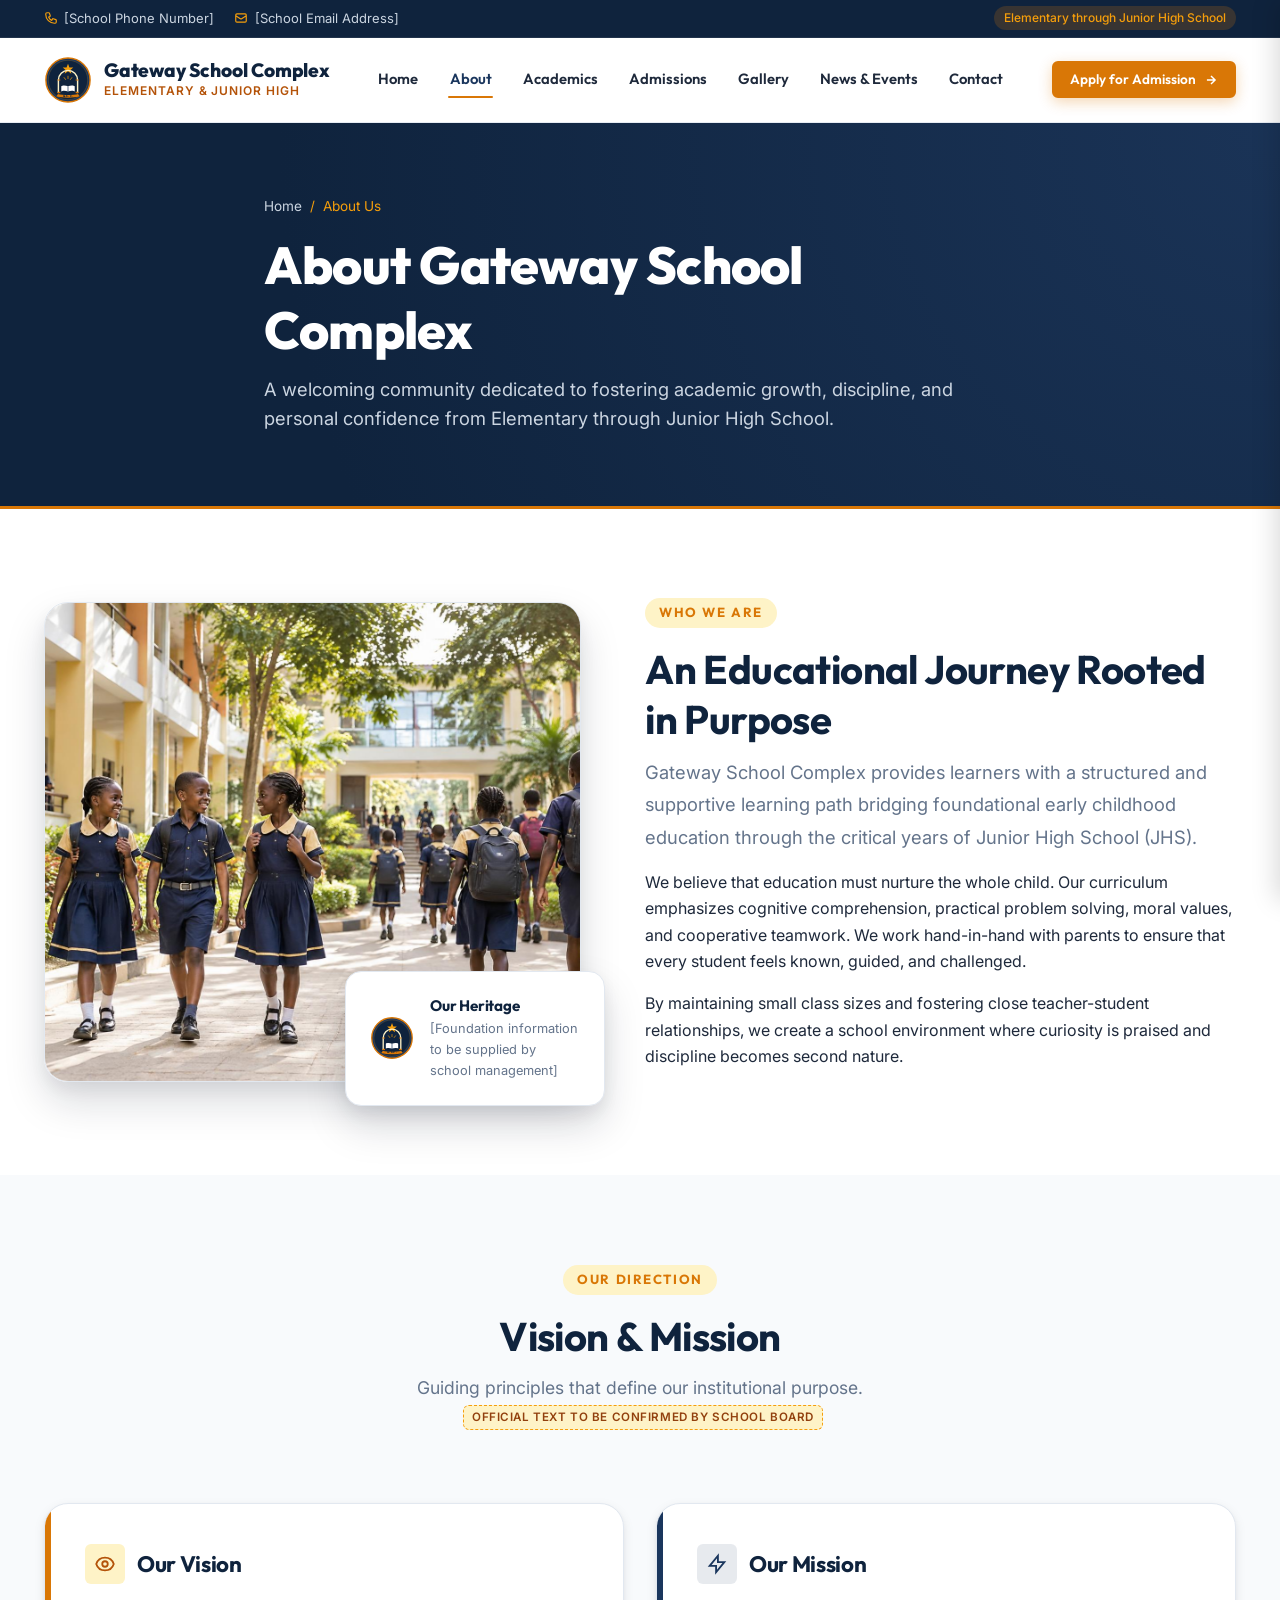
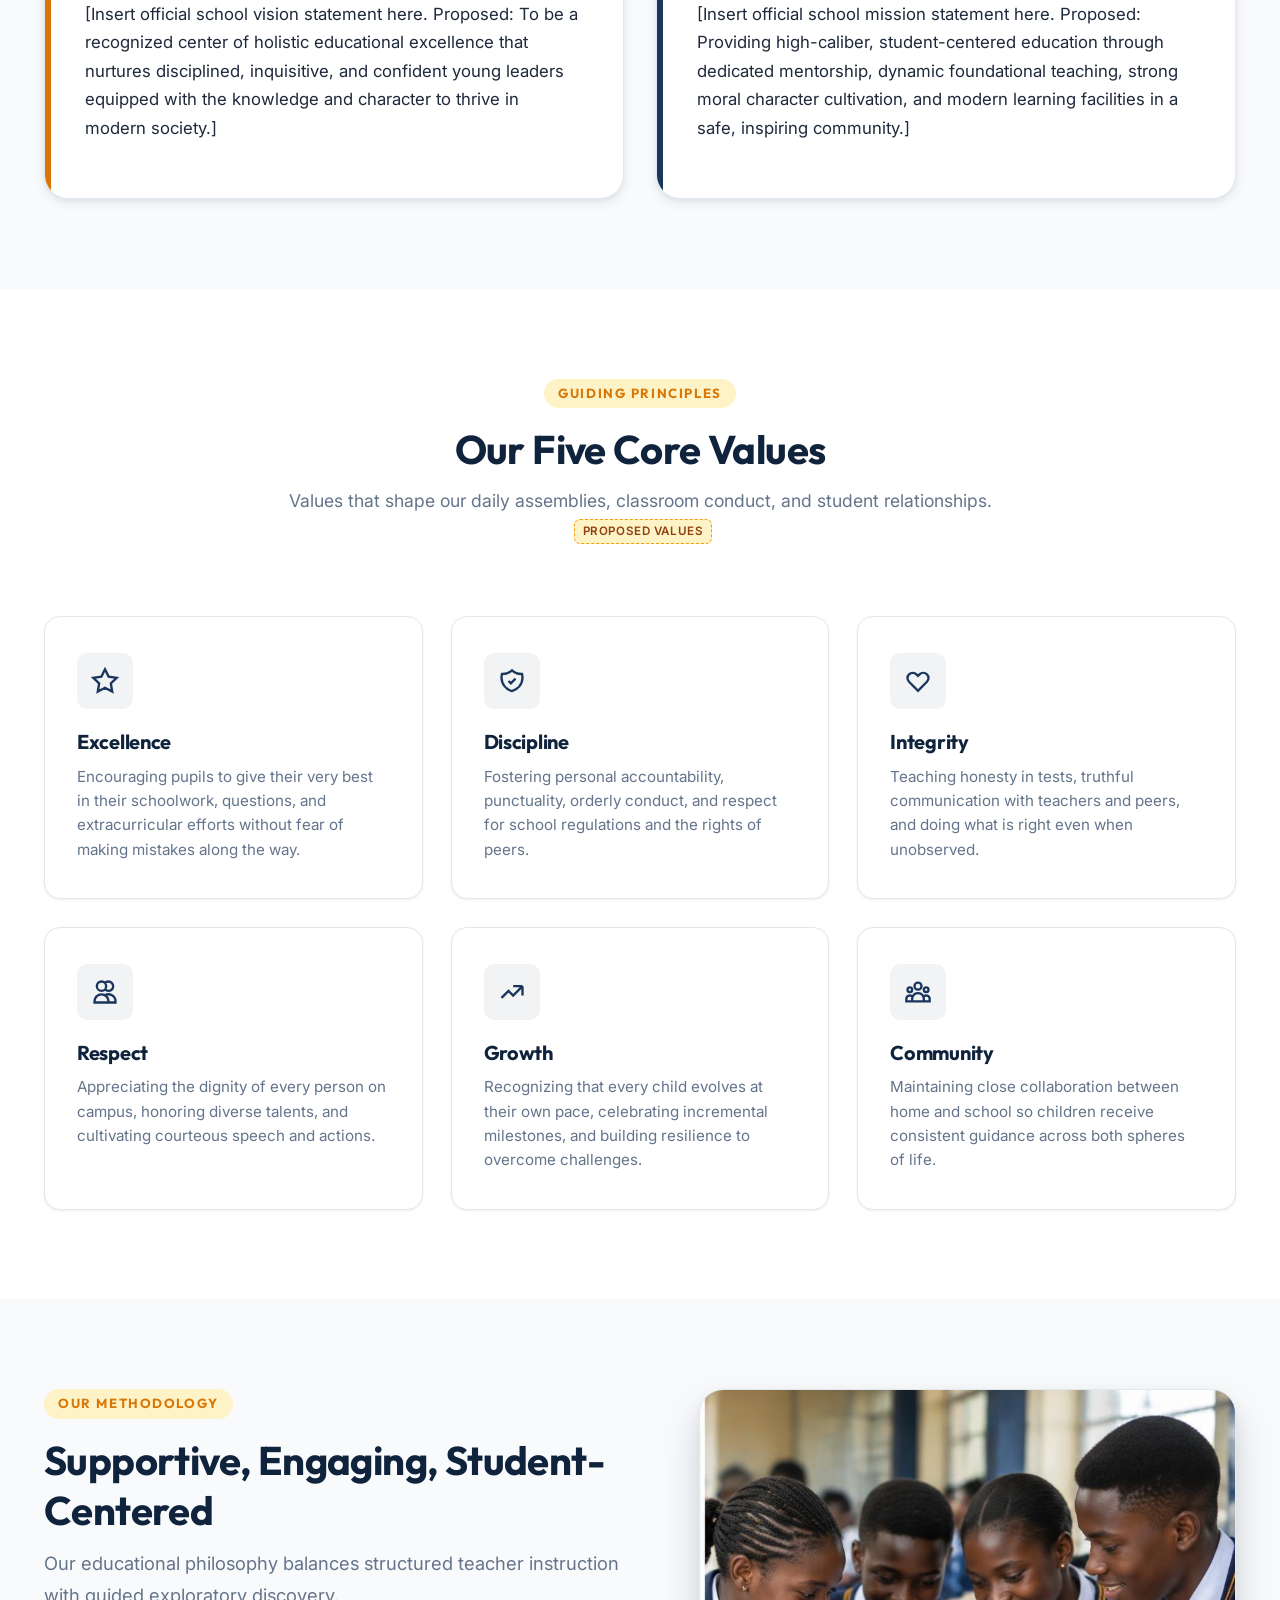
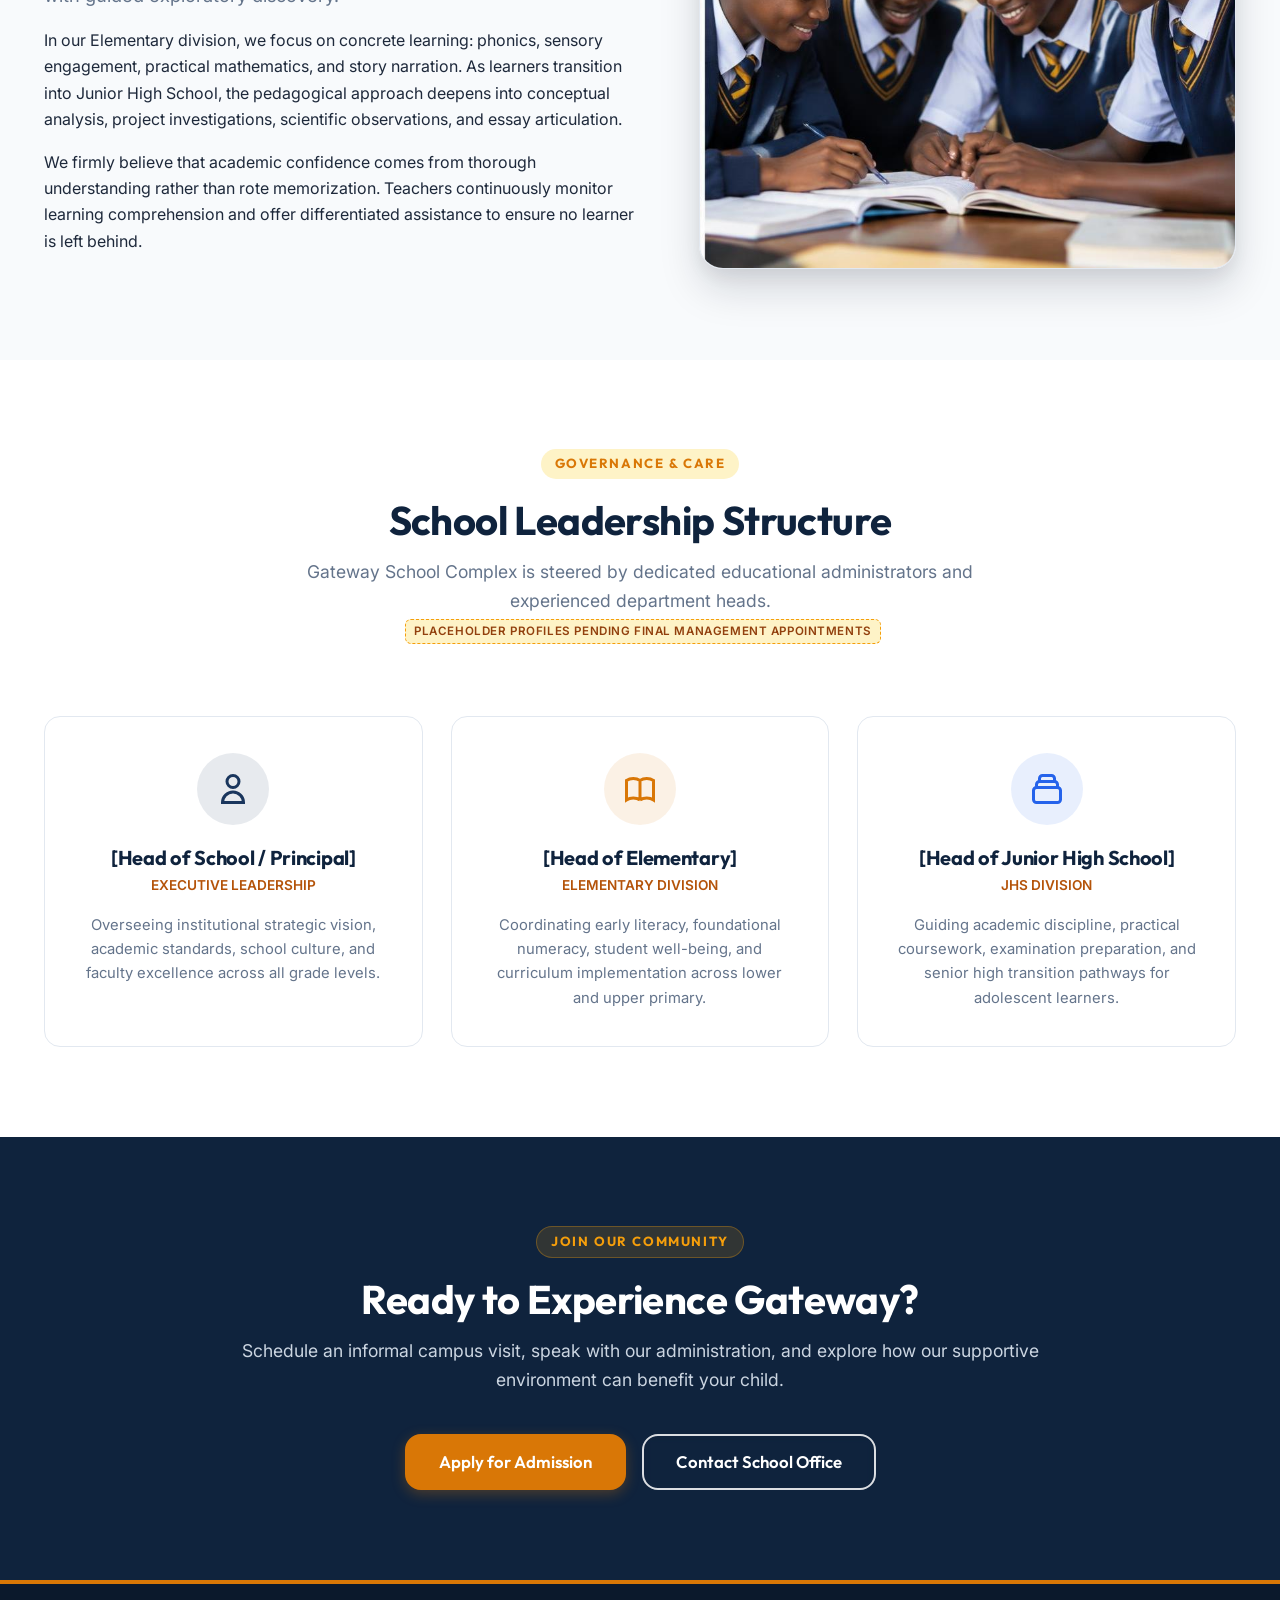
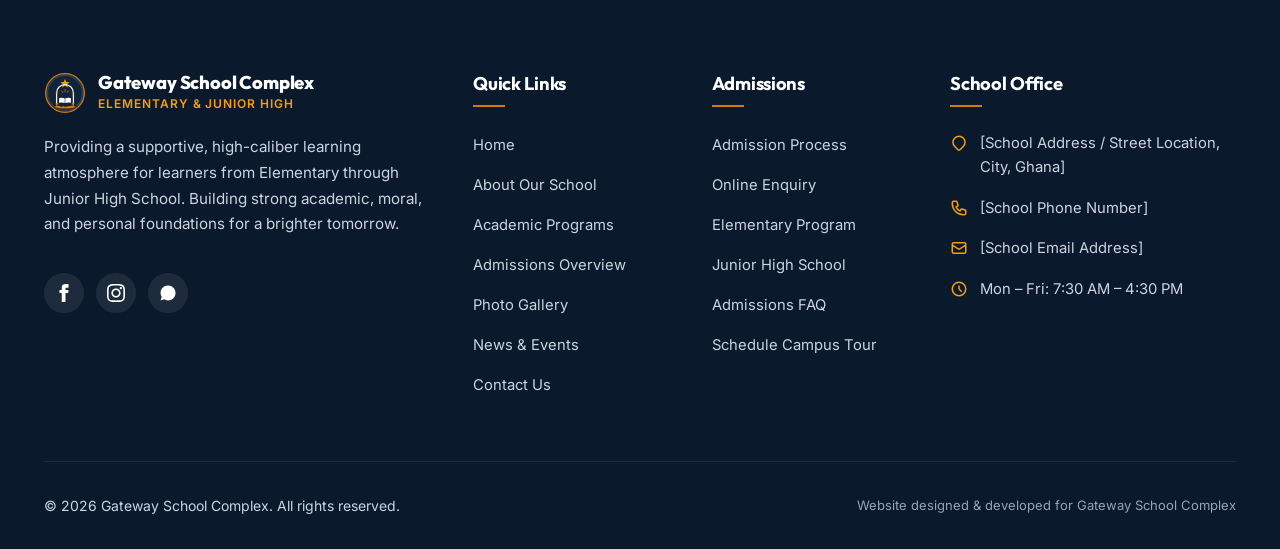
<file: about.html>
<!DOCTYPE html>
<html lang="en">
<head>
  <meta charset="UTF-8">
  <meta name="viewport" content="width=device-width, initial-scale=1.0">
  <title>About Us | Gateway School Complex</title>
  <meta name="description" content="Learn about Gateway School Complex, our educational ethos, core values, leadership structure, and caring environment from Elementary through Junior High School.">

  <!-- Open Graph Metadata -->
  <meta property="og:title" content="About Gateway School Complex | Educational Ethos & Values">
  <meta property="og:description" content="Discover our mission to nurture disciplined, inquisitive, and confident learners.">
  <meta property="og:type" content="website">

  <!-- Google Fonts: Outfit & Inter -->
  <link rel="preconnect" href="https://fonts.googleapis.com">
  <link rel="preconnect" href="https://fonts.gstatic.com" crossorigin>
  <link href="https://fonts.googleapis.com/css2?family=Inter:wght@400;500;600;700&family=Outfit:wght@500;600;700;800;900&display=swap" rel="stylesheet">

  <!-- CSS Design System -->
  <link rel="stylesheet" href="css/variables.css">
  <link rel="stylesheet" href="css/base.css">
  <link rel="stylesheet" href="css/components.css">
  <link rel="stylesheet" href="css/pages.css">
</head>
<body>

  <!-- Top Notification Strip -->
  <div class="top-bar">
    <div class="container top-bar-inner">
      <div class="top-bar-contact">
        <div class="top-bar-item">
          <svg fill="none" viewBox="0 0 24 24" stroke="currentColor"><path stroke-linecap="round" stroke-linejoin="round" stroke-width="2" d="M3 5a2 2 0 012-2h3.28a1 1 0 01.948.684l1.498 4.493a1 1 0 01-.502 1.21l-2.257 1.13a11.042 11.042 0 005.516 5.516l1.13-2.257a1 1 0 011.21-.502l4.493 1.498a1 1 0 01.684.949V19a2 2 0 01-2 2h-1C9.716 21 3 14.284 3 6V5z"/></svg>
          <span>[School Phone Number]</span>
        </div>
        <div class="top-bar-item">
          <svg fill="none" viewBox="0 0 24 24" stroke="currentColor"><path stroke-linecap="round" stroke-linejoin="round" stroke-width="2" d="M3 8l7.89 5.26a2 2 0 002.22 0L21 8M5 19h14a2 2 0 002-2V7a2 2 0 00-2-2H5a2 2 0 00-2 2v10a2 2 0 002 2z"/></svg>
          <span>[School Email Address]</span>
        </div>
      </div>
      <div class="top-bar-badge">
        <span>Elementary through Junior High School</span>
      </div>
    </div>
  </div>

  <!-- Sticky Main Header & Navigation -->
  <header class="site-header" id="mainHeader">
    <div class="container navbar">
      <a href="index.html" class="brand-link" aria-label="Gateway School Complex Home">
        <div class="brand-crest school-crest-svg" aria-hidden="true"></div>
        <div class="brand-text">
          <span class="brand-title">Gateway School Complex</span>
          <span class="brand-subtitle">Elementary & Junior High</span>
        </div>
      </a>

      <nav class="nav-menu" aria-label="Main Navigation">
        <a href="index.html" class="nav-link">Home</a>
        <a href="about.html" class="nav-link">About</a>
        <a href="academics.html" class="nav-link">Academics</a>
        <a href="admissions.html" class="nav-link">Admissions</a>
        <a href="gallery.html" class="nav-link">Gallery</a>
        <a href="news.html" class="nav-link">News & Events</a>
        <a href="contact.html" class="nav-link">Contact</a>
      </nav>

      <div class="nav-cta">
        <a href="admissions.html#enquiry" class="btn btn-accent btn-sm">
          Apply for Admission
          <span class="btn-icon"><svg width="14" height="14" viewBox="0 0 24 24" fill="none" stroke="currentColor" stroke-width="2.5"><path d="M5 12h14M12 5l7 7-7 7"/></svg></span>
        </a>
      </div>

      <button class="menu-toggle" aria-label="Open mobile menu" aria-expanded="false">
        <svg viewBox="0 0 24 24" fill="none" stroke="currentColor" stroke-width="2">
          <line x1="3" y1="12" x2="21" y2="12"></line>
          <line x1="3" y1="6" x2="21" y2="6"></line>
          <line x1="3" y1="18" x2="21" y2="18"></line>
        </svg>
      </button>
    </div>
  </header>

  <!-- Mobile Drawer & Overlay -->
  <div class="mobile-nav-overlay" aria-hidden="true"></div>
  <aside class="mobile-drawer" aria-label="Mobile Navigation">
    <div>
      <div class="mobile-drawer-header">
        <div class="brand-link">
          <div class="brand-crest school-crest-svg" style="width:36px;height:36px;"></div>
          <span class="brand-title" style="font-size:1rem;">Gateway School</span>
        </div>
        <button class="drawer-close" aria-label="Close menu">
          <svg viewBox="0 0 24 24" fill="none" stroke="currentColor" stroke-width="2"><path d="M18 6L6 18M6 6l12 12"/></svg>
        </button>
      </div>

      <nav class="mobile-menu-list">
        <a href="index.html" class="mobile-nav-link">Home</a>
        <a href="about.html" class="mobile-nav-link">About</a>
        <a href="academics.html" class="mobile-nav-link">Academics</a>
        <a href="admissions.html" class="mobile-nav-link">Admissions</a>
        <a href="gallery.html" class="mobile-nav-link">Gallery</a>
        <a href="news.html" class="mobile-nav-link">News & Events</a>
        <a href="contact.html" class="mobile-nav-link">Contact</a>
      </nav>
    </div>

    <div class="mobile-drawer-footer">
      <a href="admissions.html#enquiry" class="btn btn-accent" style="width:100%;">Apply for Admission</a>
      <div style="font-size:0.8rem; color:var(--color-text-muted); text-align:center;">
        Call: [School Phone Number]
      </div>
    </div>
  </aside>

  <main id="mainContent">

    <!-- 1. Page Hero Banner -->
    <section class="page-hero">
      <div class="page-hero-overlay"></div>
      <div class="container page-hero-content">
        <nav class="breadcrumbs" aria-label="Breadcrumb">
          <a href="index.html">Home</a>
          <span>/</span>
          <span>About Us</span>
        </nav>
        <h1>About Gateway School Complex</h1>
        <p>A welcoming community dedicated to fostering academic growth, discipline, and personal confidence from Elementary through Junior High School.</p>
      </div>
    </section>

    <!-- 2. School Introduction & Philosophy -->
    <section class="section">
      <div class="container">
        <div class="about-two-col">
          <div class="about-visual">
            <img src="img/gateway-campus.jpg" alt="Gateway School Complex campus and students" class="about-img-main">
            <div class="about-badge-card">
              <div class="badge-crest school-crest-svg" aria-hidden="true"></div>
              <div>
                <h4>Our Heritage</h4>
                <p>[Foundation information to be supplied by school management]</p>
              </div>
            </div>
          </div>

          <div class="about-info">
            <span class="eyebrow">WHO WE ARE</span>
            <h2 class="section-title">An Educational Journey Rooted in Purpose</h2>
            <p class="lead">
              Gateway School Complex provides learners with a structured and supportive learning path bridging foundational early childhood education through the critical years of Junior High School (JHS).
            </p>
            <p>
              We believe that education must nurture the whole child. Our curriculum emphasizes cognitive comprehension, practical problem solving, moral values, and cooperative teamwork. We work hand-in-hand with parents to ensure that every student feels known, guided, and challenged.
            </p>
            <p>
              By maintaining small class sizes and fostering close teacher-student relationships, we create a school environment where curiosity is praised and discipline becomes second nature.
            </p>
          </div>
        </div>
      </div>
    </section>

    <!-- 3. Vision & Mission Cards -->
    <section class="section section-bg-alt">
      <div class="container">
        <div class="section-header">
          <span class="eyebrow">OUR DIRECTION</span>
          <h2 class="section-title">Vision & Mission</h2>
          <p class="section-subtitle">
            Guiding principles that define our institutional purpose. <span class="placeholder-tag">Official text to be confirmed by school board</span>
          </p>
        </div>

        <div class="vision-mission-grid">
          
          <div class="vision-card">
            <div style="display:flex; align-items:center; gap:0.75rem; margin-bottom:1rem;">
              <div style="width:40px; height:40px; border-radius:var(--radius-sm); background:var(--color-accent-soft); color:var(--color-accent-dark); display:flex; align-items:center; justify-content:center;">
                <svg width="22" height="22" fill="none" viewBox="0 0 24 24" stroke="currentColor" stroke-width="2"><path d="M15 12a3 3 0 11-6 0 3 3 0 016 0z"/><path d="M2.458 12C3.732 7.943 7.523 5 12 5c4.478 0 8.268 2.943 9.542 7-1.274 4.057-5.064 7-9.542 7-4.477 0-8.268-2.943-9.542-7z"/></svg>
              </div>
              <h3 style="margin-bottom:0; font-size:1.4rem;">Our Vision</h3>
            </div>
            <p style="font-size:1.05rem; line-height:1.7; color:var(--color-text-main);">
              [Insert official school vision statement here. Proposed: To be a recognized center of holistic educational excellence that nurtures disciplined, inquisitive, and confident young leaders equipped with the knowledge and character to thrive in modern society.]
            </p>
          </div>

          <div class="vision-card mission">
            <div style="display:flex; align-items:center; gap:0.75rem; margin-bottom:1rem;">
              <div style="width:40px; height:40px; border-radius:var(--radius-sm); background:rgba(26,54,93,0.1); color:var(--color-primary); display:flex; align-items:center; justify-content:center;">
                <svg width="22" height="22" fill="none" viewBox="0 0 24 24" stroke="currentColor" stroke-width="2"><path d="M13 10V3L4 14h7v7l9-11h-7z"/></svg>
              </div>
              <h3 style="margin-bottom:0; font-size:1.4rem;">Our Mission</h3>
            </div>
            <p style="font-size:1.05rem; line-height:1.7; color:var(--color-text-main);">
              [Insert official school mission statement here. Proposed: Providing high-caliber, student-centered education through dedicated mentorship, dynamic foundational teaching, strong moral character cultivation, and modern learning facilities in a safe, inspiring community.]
            </p>
          </div>

        </div>
      </div>
    </section>

    <!-- 4. Core Values Detail -->
    <section class="section">
      <div class="container">
        <div class="section-header">
          <span class="eyebrow">GUIDING PRINCIPLES</span>
          <h2 class="section-title">Our Five Core Values</h2>
          <p class="section-subtitle">
            Values that shape our daily assemblies, classroom conduct, and student relationships. <span class="placeholder-tag">Proposed Values</span>
          </p>
        </div>

        <div class="features-grid">
          
          <div class="feature-card">
            <div class="feature-icon-wrapper">
              <svg fill="none" viewBox="0 0 24 24" stroke="currentColor" stroke-width="2"><path d="M12 2l3.09 6.26L22 9.27l-5 4.87 1.18 6.88L12 17.77l-6.18 3.25L7 14.14 2 9.27l6.91-1.01L12 2z"/></svg>
            </div>
            <h3>Excellence</h3>
            <p>Encouraging pupils to give their very best in their schoolwork, questions, and extracurricular efforts without fear of making mistakes along the way.</p>
          </div>

          <div class="feature-card">
            <div class="feature-icon-wrapper">
              <svg fill="none" viewBox="0 0 24 24" stroke="currentColor" stroke-width="2"><path d="M9 12l2 2 4-4m5.618-4.016A11.955 11.955 0 0112 2.944a11.955 11.955 0 01-8.618 3.04A12.02 12.02 0 003 9c0 5.591 3.824 10.29 9 11.622 5.176-1.332 9-6.03 9-11.622 0-1.042-.133-2.052-.382-3.016z"/></svg>
            </div>
            <h3>Discipline</h3>
            <p>Fostering personal accountability, punctuality, orderly conduct, and respect for school regulations and the rights of peers.</p>
          </div>

          <div class="feature-card">
            <div class="feature-icon-wrapper">
              <svg fill="none" viewBox="0 0 24 24" stroke="currentColor" stroke-width="2"><path d="M4.318 6.318a4.5 4.5 0 000 6.364L12 20.364l7.682-7.682a4.5 4.5 0 00-6.364-6.364L12 7.636l-1.318-1.318a4.5 4.5 0 00-6.364 0z"/></svg>
            </div>
            <h3>Integrity</h3>
            <p>Teaching honesty in tests, truthful communication with teachers and peers, and doing what is right even when unobserved.</p>
          </div>

          <div class="feature-card">
            <div class="feature-icon-wrapper">
              <svg fill="none" viewBox="0 0 24 24" stroke="currentColor" stroke-width="2"><path d="M12 4.354a4 4 0 110 5.292M15 21H3v-1a6 6 0 0112 0v1zm0 0h6v-1a6 6 0 00-9-5.197M13 7a4 4 0 11-8 0 4 4 0 018 0z"/></svg>
            </div>
            <h3>Respect</h3>
            <p>Appreciating the dignity of every person on campus, honoring diverse talents, and cultivating courteous speech and actions.</p>
          </div>

          <div class="feature-card">
            <div class="feature-icon-wrapper">
              <svg fill="none" viewBox="0 0 24 24" stroke="currentColor" stroke-width="2"><path d="M13 7h8m0 0v8m0-8l-8 8-4-4-6 6"/></svg>
            </div>
            <h3>Growth</h3>
            <p>Recognizing that every child evolves at their own pace, celebrating incremental milestones, and building resilience to overcome challenges.</p>
          </div>

          <div class="feature-card">
            <div class="feature-icon-wrapper">
              <svg fill="none" viewBox="0 0 24 24" stroke="currentColor" stroke-width="2"><path d="M17 20h5v-2a3 3 0 00-5.356-1.857M17 20H7m10 0v-2c0-.656-.126-1.283-.356-1.857M7 20H2v-2a3 3 0 015.356-1.857M7 20v-2c0-.656.126-1.283.356-1.857m0 0a5.002 5.002 0 019.288 0M15 7a3 3 0 11-6 0 3 3 0 016 0zm6 3a2 2 0 11-4 0 2 2 0 014 0zM7 10a2 2 0 11-4 0 2 2 0 014 0z"/></svg>
            </div>
            <h3>Community</h3>
            <p>Maintaining close collaboration between home and school so children receive consistent guidance across both spheres of life.</p>
          </div>

        </div>
      </div>
    </section>

    <!-- 5. Educational Approach & Student Development -->
    <section class="section section-bg-alt">
      <div class="container">
        <div class="about-two-col" style="direction:rtl;">
          
          <div class="about-visual" style="direction:ltr;">
            <img src="img/gateway-community-2.jpg" alt="Students engaged in collaborative coursework" class="about-img-main">
          </div>

          <div class="about-info" style="direction:ltr;">
            <span class="eyebrow">OUR METHODOLOGY</span>
            <h2 class="section-title">Supportive, Engaging, Student-Centered</h2>
            <p class="lead">
              Our educational philosophy balances structured teacher instruction with guided exploratory discovery.
            </p>
            <p>
              In our Elementary division, we focus on concrete learning: phonics, sensory engagement, practical mathematics, and story narration. As learners transition into Junior High School, the pedagogical approach deepens into conceptual analysis, project investigations, scientific observations, and essay articulation.
            </p>
            <p>
              We firmly believe that academic confidence comes from thorough understanding rather than rote memorization. Teachers continuously monitor learning comprehension and offer differentiated assistance to ensure no learner is left behind.
            </p>
          </div>

        </div>
      </div>
    </section>

    <!-- 6. Leadership & Faculty Structure Placeholder -->
    <section class="section">
      <div class="container">
        <div class="section-header">
          <span class="eyebrow">GOVERNANCE & CARE</span>
          <h2 class="section-title">School Leadership Structure</h2>
          <p class="section-subtitle">
            Gateway School Complex is steered by dedicated educational administrators and experienced department heads. <span class="placeholder-tag">Placeholder profiles pending final management appointments</span>
          </p>
        </div>

        <div class="features-grid">
          
          <div class="card" style="padding:2.25rem 2rem; text-align:center;">
            <div style="width:72px; height:72px; border-radius:var(--radius-full); background:rgba(26,54,93,0.1); color:var(--color-primary); margin:0 auto 1.25rem auto; display:flex; align-items:center; justify-content:center;">
              <svg width="36" height="36" fill="none" viewBox="0 0 24 24" stroke="currentColor" stroke-width="2"><path d="M16 7a4 4 0 11-8 0 4 4 0 018 0zM12 14a7 7 0 00-7 7h14a7 7 0 00-7-7z"/></svg>
            </div>
            <h3 style="font-size:1.25rem; margin-bottom:0.25rem;">[Head of School / Principal]</h3>
            <span style="font-size:0.85rem; color:var(--color-accent-dark); font-weight:600; text-transform:uppercase; margin-bottom:1rem; display:block;">Executive Leadership</span>
            <p style="font-size:0.925rem; color:var(--color-text-muted); margin-bottom:0;">
              Overseeing institutional strategic vision, academic standards, school culture, and faculty excellence across all grade levels.
            </p>
          </div>

          <div class="card" style="padding:2.25rem 2rem; text-align:center;">
            <div style="width:72px; height:72px; border-radius:var(--radius-full); background:rgba(217,119,6,0.1); color:var(--color-accent); margin:0 auto 1.25rem auto; display:flex; align-items:center; justify-content:center;">
              <svg width="36" height="36" fill="none" viewBox="0 0 24 24" stroke="currentColor" stroke-width="2"><path d="M12 6.253v13m0-13C10.832 5.477 9.246 5 7.5 5S4.168 5.477 3 6.253v13C4.168 18.477 5.754 18 7.5 18s3.332.477 4.5 1.253m0-13C13.168 5.477 14.754 5 16.5 5c1.747 0 3.332.477 4.5 1.253v13C19.832 18.477 18.247 18 16.5 18c-1.746 0-3.332.477-4.5 1.253"/></svg>
            </div>
            <h3 style="font-size:1.25rem; margin-bottom:0.25rem;">[Head of Elementary]</h3>
            <span style="font-size:0.85rem; color:var(--color-accent-dark); font-weight:600; text-transform:uppercase; margin-bottom:1rem; display:block;">Elementary Division</span>
            <p style="font-size:0.925rem; color:var(--color-text-muted); margin-bottom:0;">
              Coordinating early literacy, foundational numeracy, student well-being, and curriculum implementation across lower and upper primary.
            </p>
          </div>

          <div class="card" style="padding:2.25rem 2rem; text-align:center;">
            <div style="width:72px; height:72px; border-radius:var(--radius-full); background:rgba(37,99,235,0.1); color:#2563EB; margin:0 auto 1.25rem auto; display:flex; align-items:center; justify-content:center;">
              <svg width="36" height="36" fill="none" viewBox="0 0 24 24" stroke="currentColor" stroke-width="2"><path d="M19 11H5m14 0a2 2 0 012 2v6a2 2 0 01-2 2H5a2 2 0 01-2-2v-6a2 2 0 012-2m14 0V9a2 2 0 00-2-2M5 11V9a2 2 0 012-2m0 0V5a2 2 0 012-2h6a2 2 0 012 2v2M7 7h10"/></svg>
            </div>
            <h3 style="font-size:1.25rem; margin-bottom:0.25rem;">[Head of Junior High School]</h3>
            <span style="font-size:0.85rem; color:var(--color-accent-dark); font-weight:600; text-transform:uppercase; margin-bottom:1rem; display:block;">JHS Division</span>
            <p style="font-size:0.925rem; color:var(--color-text-muted); margin-bottom:0;">
              Guiding academic discipline, practical coursework, examination preparation, and senior high transition pathways for adolescent learners.
            </p>
          </div>

        </div>
      </div>
    </section>

    <!-- 7. CTA Strip to Admissions -->
    <section class="section section-bg-primary" style="text-align:center;">
      <div class="container container-narrow">
        <span class="eyebrow">JOIN OUR COMMUNITY</span>
        <h2 class="section-title">Ready to Experience Gateway?</h2>
        <p class="section-subtitle" style="margin-bottom:2.5rem;">
          Schedule an informal campus visit, speak with our administration, and explore how our supportive environment can benefit your child.
        </p>
        <div style="display:flex; justify-content:center; gap:1rem; flex-wrap:wrap;">
          <a href="admissions.html#enquiry" class="btn btn-accent btn-lg">Apply for Admission</a>
          <a href="contact.html" class="btn btn-outline-white btn-lg">Contact School Office</a>
        </div>
      </div>
    </section>

  </main>

  <!-- Shared Footer -->
  <footer class="site-footer">
    <div class="container">
      <div class="footer-top">
        <div class="footer-brand">
          <a href="index.html" class="brand-link" style="color:#fff;">
            <div class="brand-crest school-crest-svg" style="width:42px;height:42px;"></div>
            <div class="brand-text">
              <span class="brand-title" style="color:#fff; font-size:1.15rem;">Gateway School Complex</span>
              <span class="brand-subtitle" style="color:var(--color-accent-light);">Elementary & Junior High</span>
            </div>
          </a>
          <p>
            Providing a supportive, high-caliber learning atmosphere for learners from Elementary through Junior High School. Building strong academic, moral, and personal foundations for a brighter tomorrow.
          </p>
          <div class="footer-socials">
            <a href="#" class="social-link" aria-label="Facebook"><svg fill="currentColor" viewBox="0 0 24 24"><path d="M9 8H6v4h3v12h5V12h3.642L18 8h-4V6.333C14 5.374 14.5 5 15.688 5H18V0h-3.808C10.597 0 9 1.583 9 4.615V8z"/></svg></a>
            <a href="#" class="social-link" aria-label="Instagram"><svg fill="currentColor" viewBox="0 0 24 24"><path d="M12 2.163c3.204 0 3.584.012 4.85.07 3.252.148 4.771 1.691 4.919 4.919.058 1.265.069 1.645.069 4.849 0 3.205-.012 3.584-.069 4.849-.149 3.225-1.664 4.771-4.919 4.919-1.266.058-1.644.07-4.85.07-3.204 0-3.584-.012-4.849-.07-3.26-.149-4.771-1.699-4.919-4.92-.058-1.265-.07-1.644-.07-4.849 0-3.204.013-3.583.07-4.849.149-3.227 1.664-4.771 4.919-4.919 1.266-.057 1.645-.069 4.849-.069zm0-2.163c-3.259 0-3.667.014-4.947.072-4.358.2-6.78 2.618-6.98 6.98-.059 1.281-.073 1.689-.073 4.948 0 3.259.014 3.668.072 4.948.2 4.358 2.618 6.78 6.98 6.98 1.281.058 1.689.072 4.948.072 3.259 0 3.668-.014 4.948-.072 4.354-.2 6.782-2.618 6.979-6.98.059-1.28.073-1.689.073-4.948 0-3.259-.014-3.667-.072-4.947-.196-4.354-2.617-6.78-6.979-6.98-1.281-.059-1.69-.073-4.949-.073zm0 5.838c-3.403 0-6.162 2.759-6.162 6.162s2.759 6.163 6.162 6.163 6.162-2.759 6.162-6.163c0-3.403-2.759-6.162-6.162-6.162zm0 10.162c-2.209 0-4-1.79-4-4 0-2.209 1.791-4 4-4s4 1.791 4 4c0 2.21-1.791 4-4 4zm6.406-11.845c-.796 0-1.441.645-1.441 1.44s.645 1.44 1.441 1.44c.795 0 1.439-.645 1.439-1.44s-.644-1.44-1.439-1.44z"/></svg></a>
            <a href="#" class="social-link" aria-label="WhatsApp"><svg fill="currentColor" viewBox="0 0 24 24"><path d="M17.472 14.382c-.301-.15-1.78-.879-2.056-.979-.276-.101-.476-.15-.677.15-.2.301-.776.979-.952 1.18-.175.2-.351.226-.652.075-.301-.151-1.27-.468-2.42-1.493-.895-.798-1.5-1.784-1.676-2.085-.175-.301-.019-.464.132-.614.136-.135.301-.351.452-.527.15-.175.2-.301.301-.501.101-.2.051-.376-.025-.526-.075-.151-.677-1.632-.927-2.235-.243-.587-.49-.508-.677-.517-.175-.009-.376-.009-.576-.009-.201 0-.527.075-.803.376-.276.301-1.053 1.029-1.053 2.509 0 1.48 1.078 2.91 1.229 3.111.15.2 2.122 3.24 5.141 4.544.718.31 1.279.495 1.716.634.722.23 1.379.197 1.9.119.58-.088 1.78-.727 2.03-1.43.251-.703.251-1.305.176-1.43-.076-.125-.276-.201-.577-.352zM12.04 2C6.516 2 2.028 6.488 2.028 12.012c0 1.947.558 3.766 1.527 5.312L2 22l4.823-1.503a9.96 9.96 0 005.217 1.515c5.524 0 10.012-4.488 10.012-10.012C22.052 6.488 17.564 2 12.04 2z"/></svg></a>
          </div>
        </div>

        <div class="footer-col">
          <h4>Quick Links</h4>
          <ul class="footer-links">
            <li><a href="index.html">Home</a></li>
            <li><a href="about.html">About Our School</a></li>
            <li><a href="academics.html">Academic Programs</a></li>
            <li><a href="admissions.html">Admissions Overview</a></li>
            <li><a href="gallery.html">Photo Gallery</a></li>
            <li><a href="news.html">News & Events</a></li>
            <li><a href="contact.html">Contact Us</a></li>
          </ul>
        </div>

        <div class="footer-col">
          <h4>Admissions</h4>
          <ul class="footer-links">
            <li><a href="admissions.html">Admission Process</a></li>
            <li><a href="admissions.html#enquiry">Online Enquiry</a></li>
            <li><a href="academics.html#elementary">Elementary Program</a></li>
            <li><a href="academics.html#jhs">Junior High School</a></li>
            <li><a href="admissions.html#faqs">Admissions FAQ</a></li>
            <li><a href="contact.html">Schedule Campus Tour</a></li>
          </ul>
        </div>

        <div class="footer-col">
          <h4>School Office</h4>
          <div class="footer-contact-list">
            <div class="footer-contact-item">
              <svg fill="none" viewBox="0 0 24 24" stroke="currentColor"><path stroke-linecap="round" stroke-linejoin="round" stroke-width="2" d="M17.657 16.657L13.414 20.9a1.998 1.998 0 01-2.827 0l-4.244-4.243a8 8 0 1111.314 0z"/></svg>
              <span>[School Address / Street Location, City, Ghana]</span>
            </div>
            <div class="footer-contact-item">
              <svg fill="none" viewBox="0 0 24 24" stroke="currentColor"><path stroke-linecap="round" stroke-linejoin="round" stroke-width="2" d="M3 5a2 2 0 012-2h3.28a1 1 0 01.948.684l1.498 4.493a1 1 0 01-.502 1.21l-2.257 1.13a11.042 11.042 0 005.516 5.516l1.13-2.257a1 1 0 011.21-.502l4.493 1.498a1 1 0 01.684.949V19a2 2 0 01-2 2h-1C9.716 21 3 14.284 3 6V5z"/></svg>
              <span>[School Phone Number]</span>
            </div>
            <div class="footer-contact-item">
              <svg fill="none" viewBox="0 0 24 24" stroke="currentColor"><path stroke-linecap="round" stroke-linejoin="round" stroke-width="2" d="M3 8l7.89 5.26a2 2 0 002.22 0L21 8M5 19h14a2 2 0 002-2V7a2 2 0 00-2-2H5a2 2 0 00-2 2v10a2 2 0 002 2z"/></svg>
              <span>[School Email Address]</span>
            </div>
            <div class="footer-contact-item">
              <svg fill="none" viewBox="0 0 24 24" stroke="currentColor"><path stroke-linecap="round" stroke-linejoin="round" stroke-width="2" d="M12 8v4l3 3m6-3a9 9 0 11-18 0 9 9 0 0118 0z"/></svg>
              <span>Mon – Fri: 7:30 AM – 4:30 PM</span>
            </div>
          </div>
        </div>
      </div>

      <div class="footer-bottom">
        <div>© 2026 Gateway School Complex. All rights reserved.</div>
        <div class="footer-dev-credit">Website designed & developed for Gateway School Complex</div>
      </div>
    </div>
  </footer>

  <script src="js/school-data.js"></script>
  <script src="js/main.js"></script>
</body>
</html>
</file>
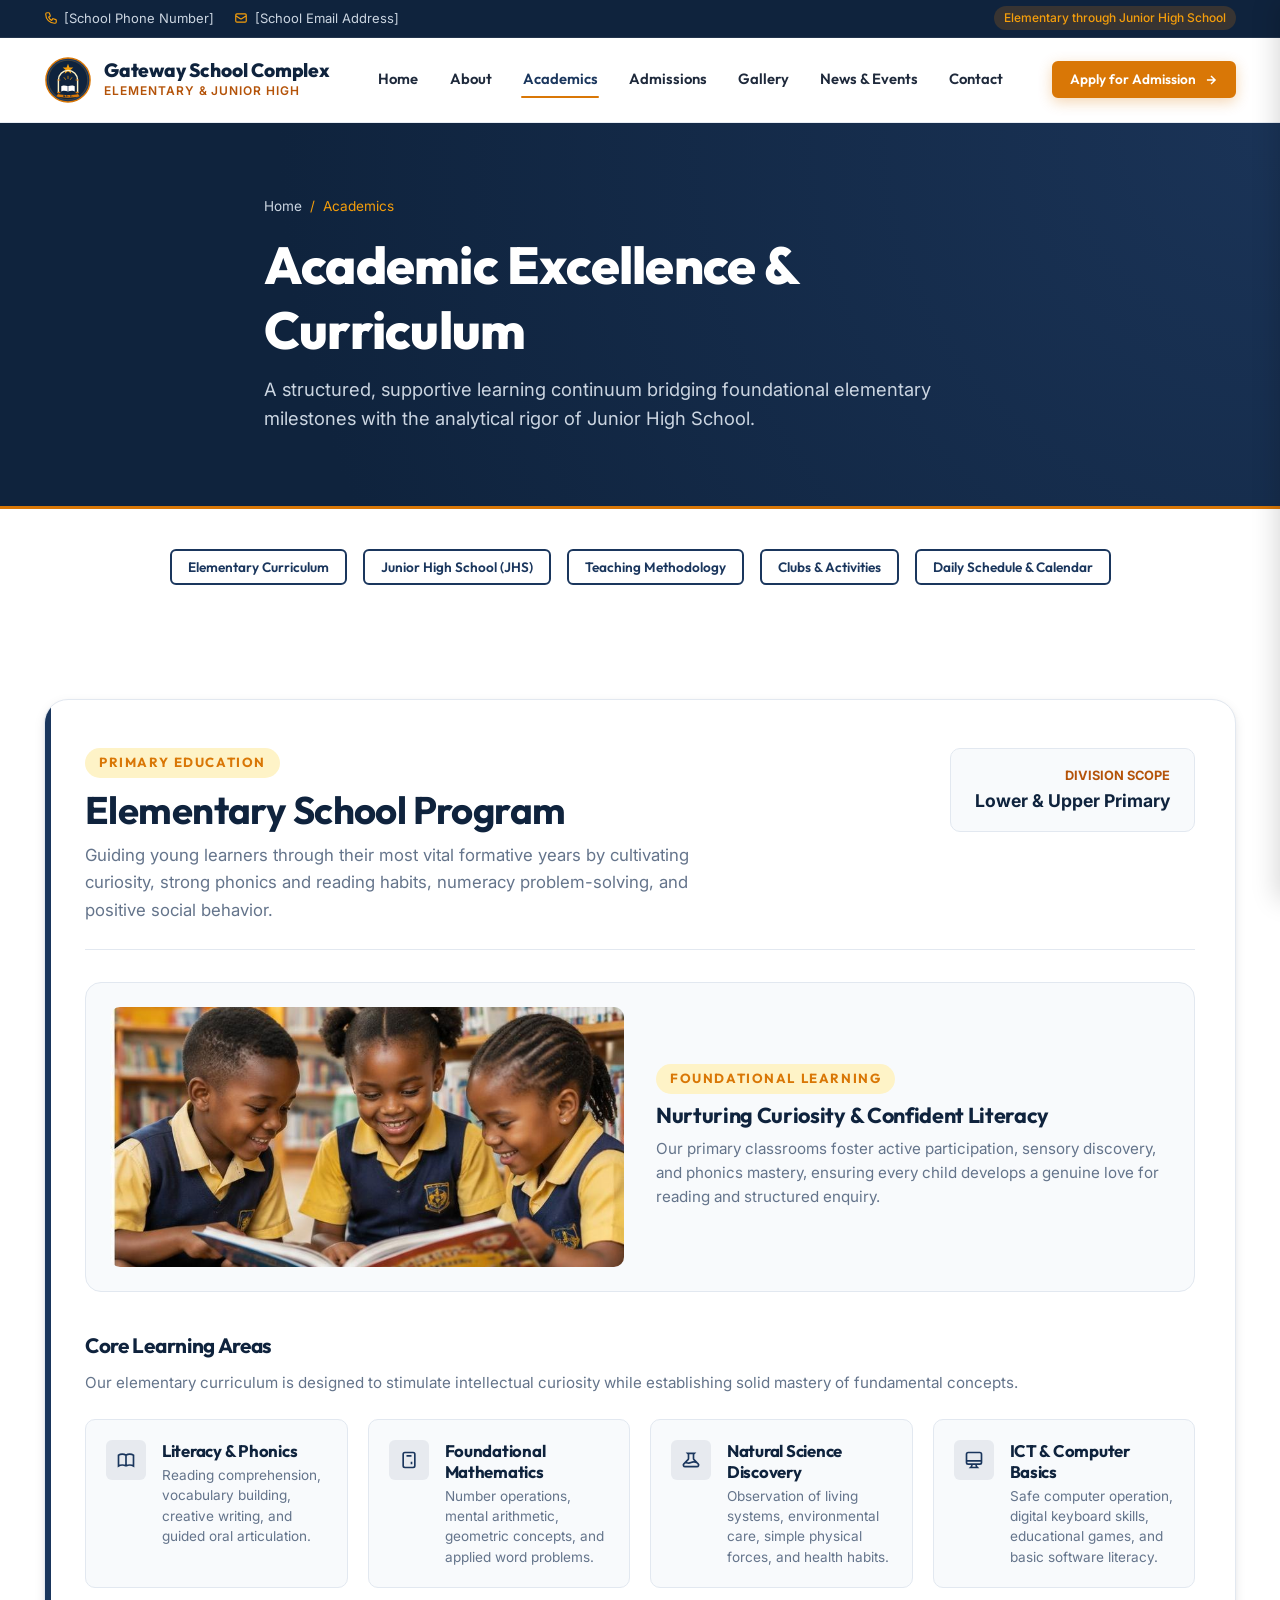
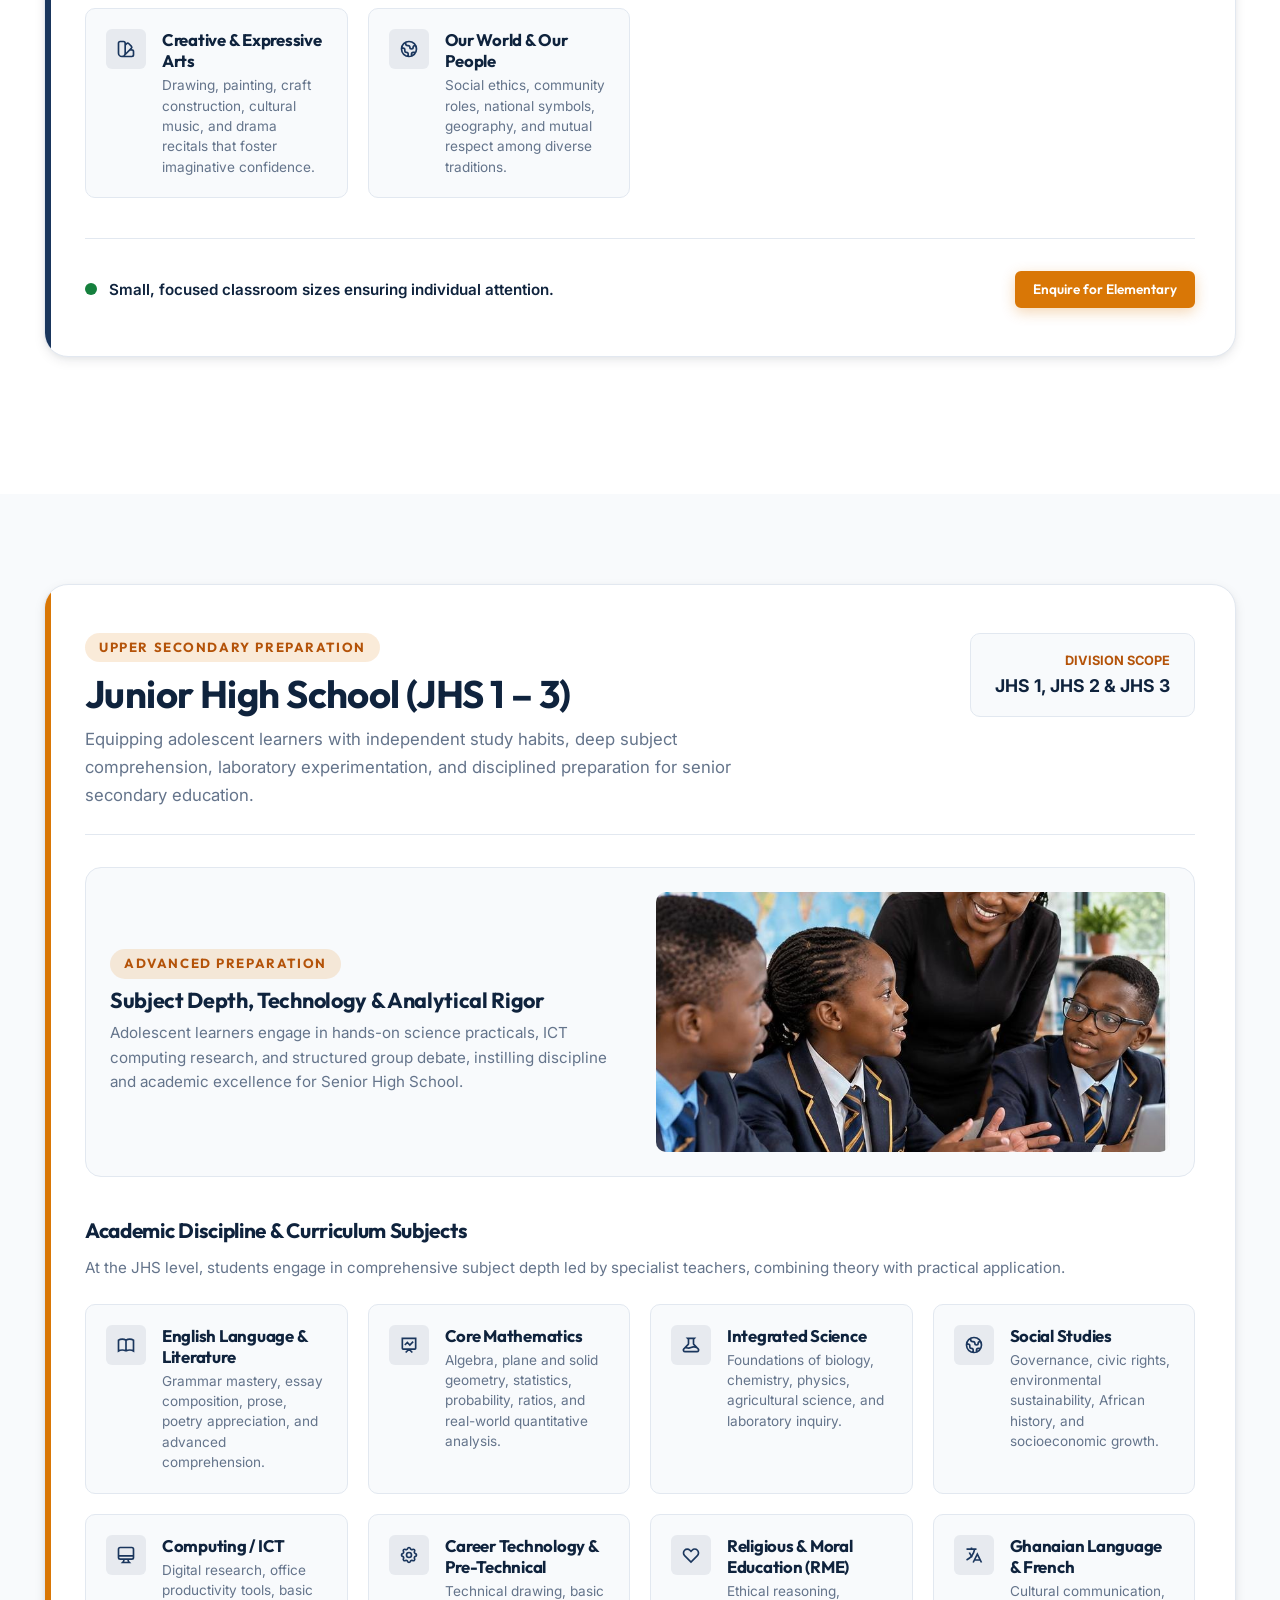
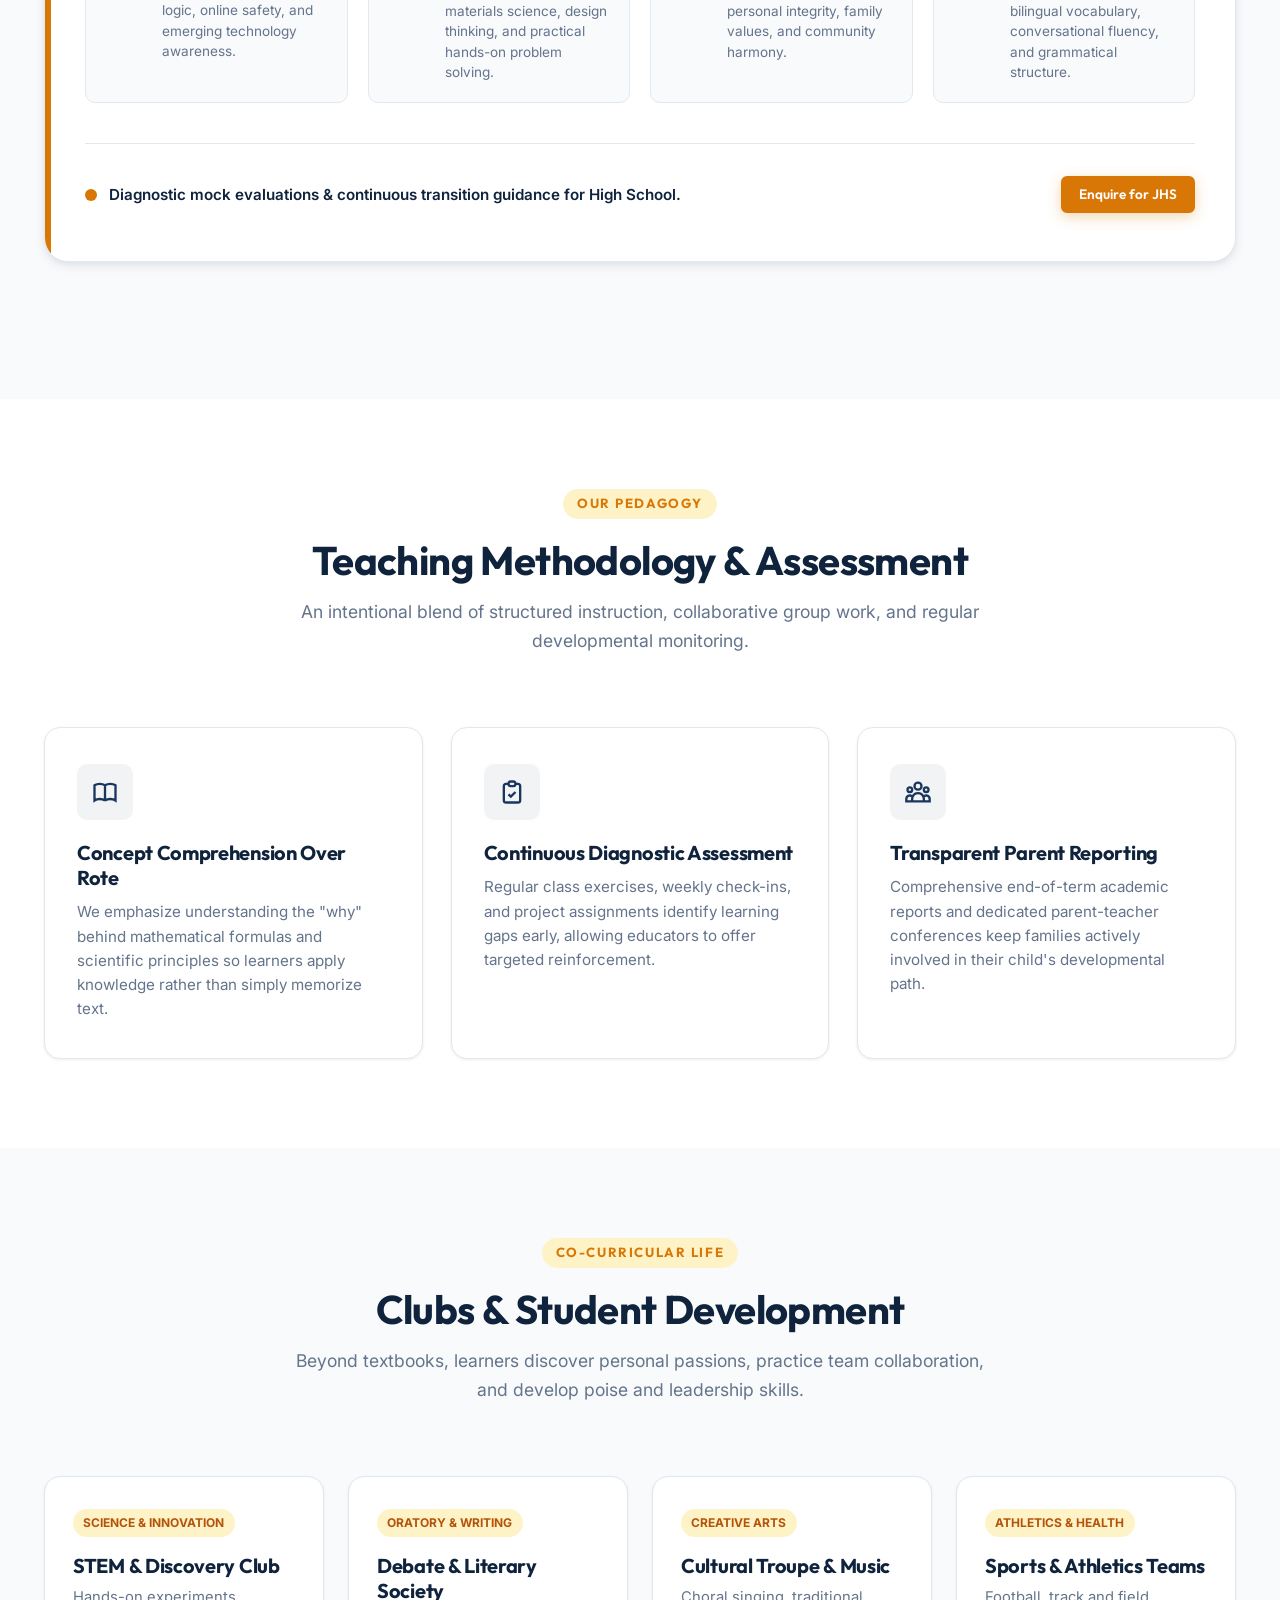
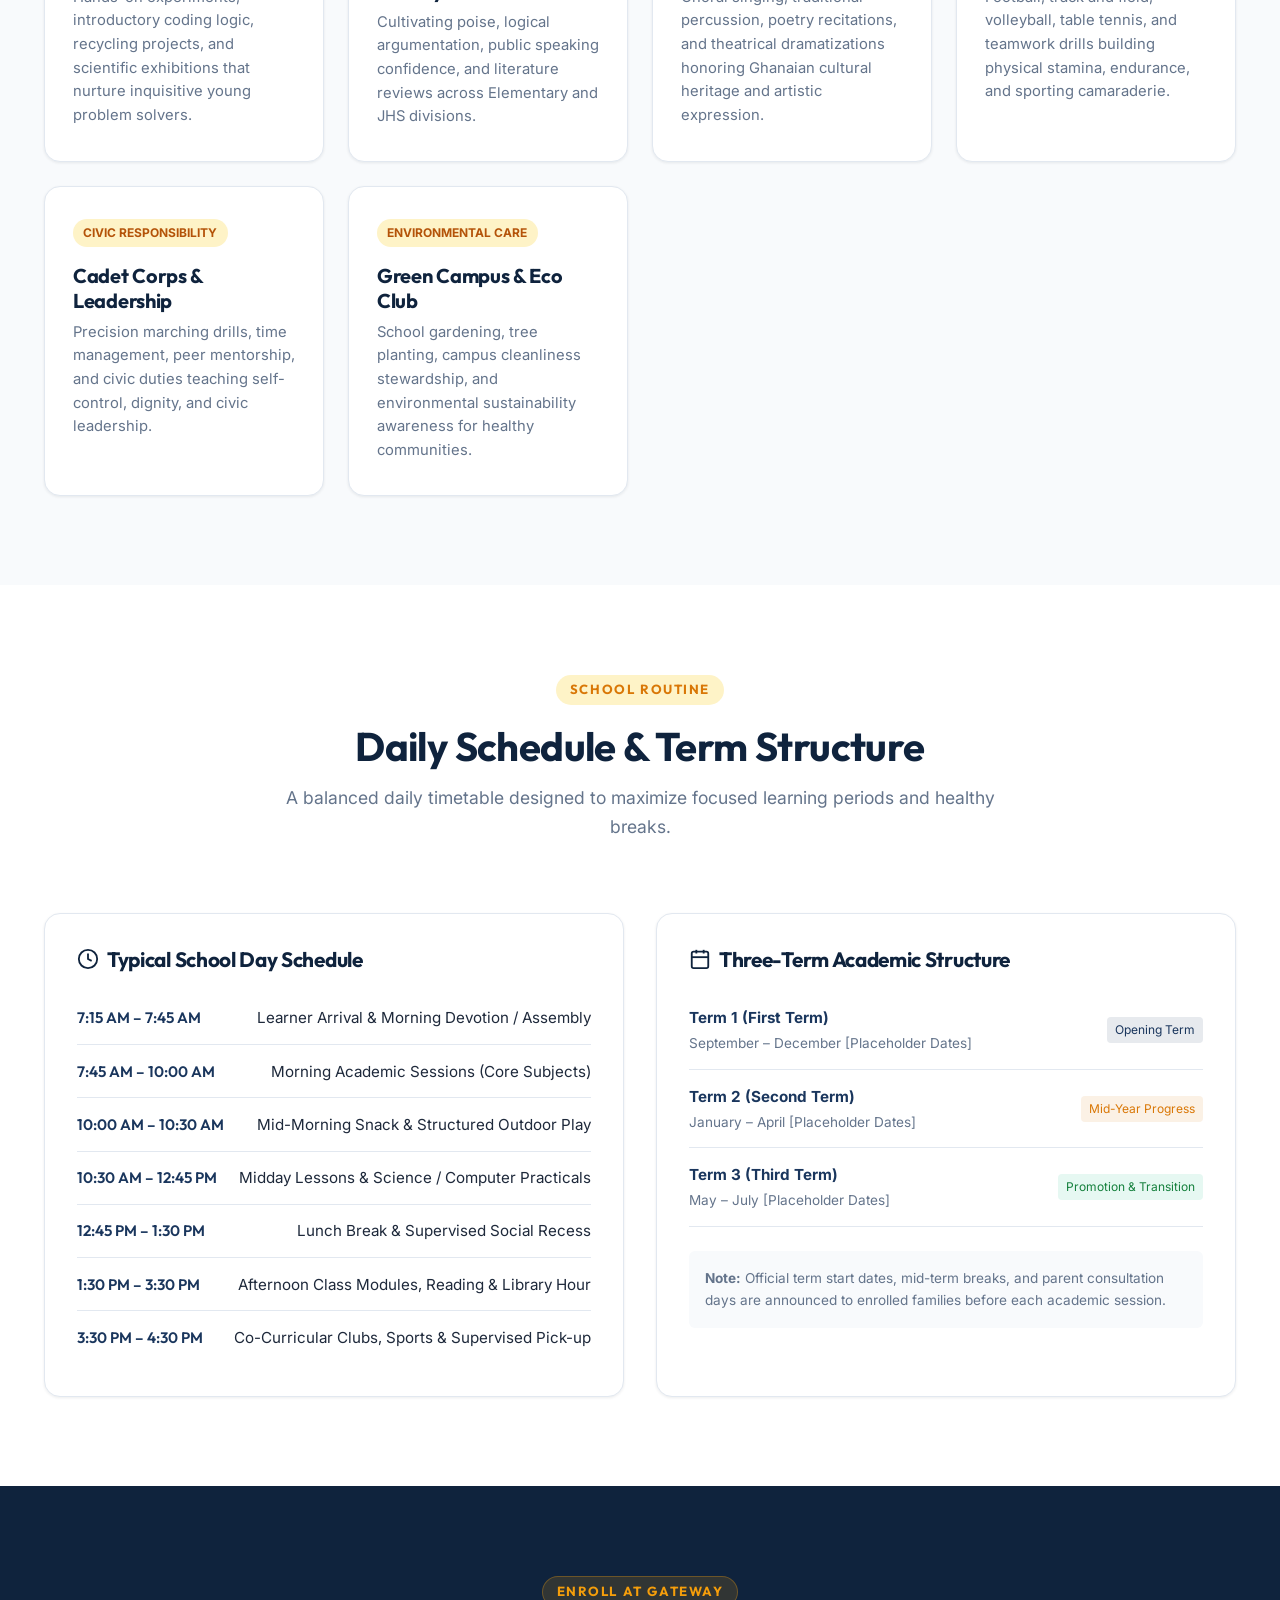
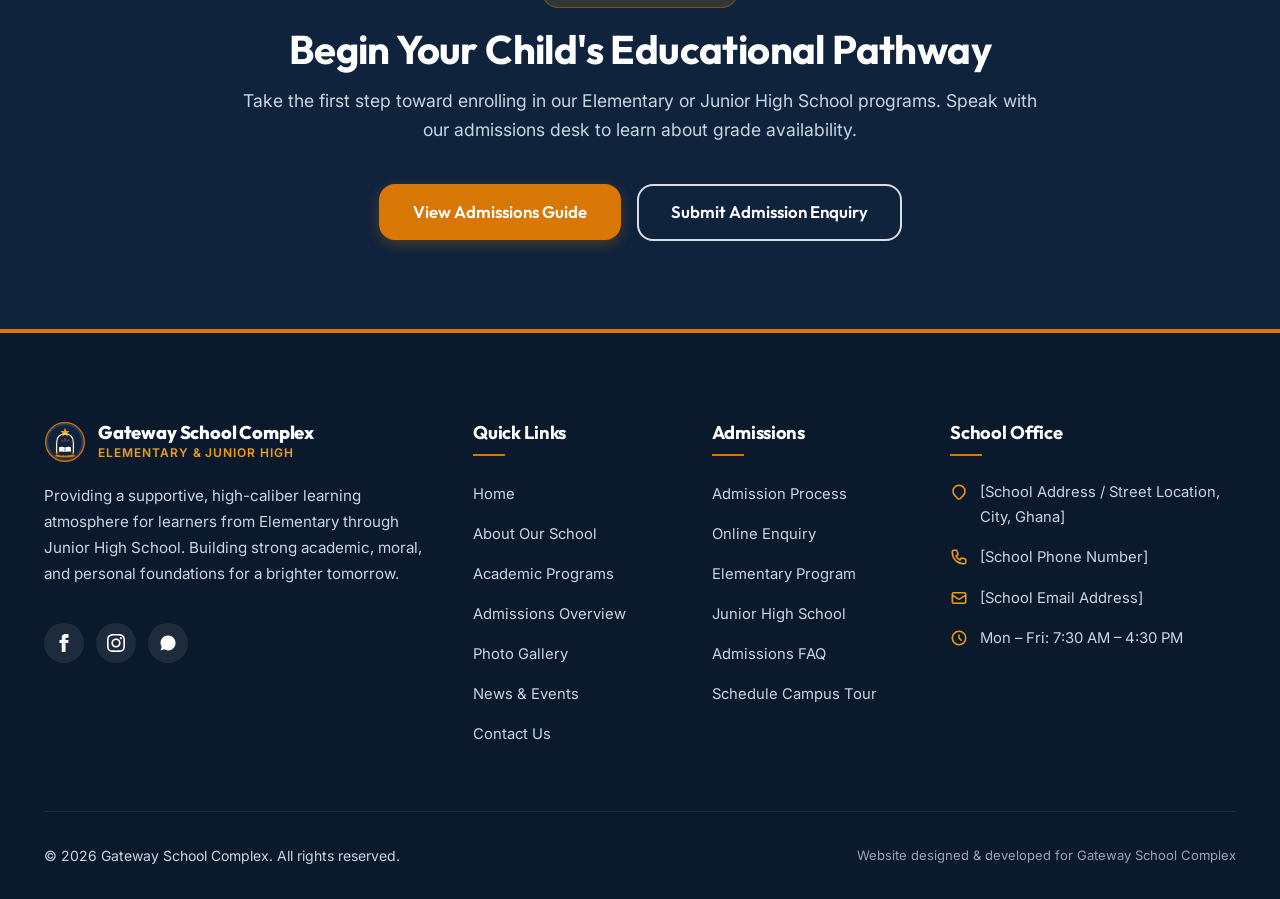
<file: academics.html>
<!DOCTYPE html>
<html lang="en">
<head>
  <meta charset="UTF-8">
  <meta name="viewport" content="width=device-width, initial-scale=1.0">
  <title>Academic Programs | Gateway School Complex</title>
  <meta name="description" content="Explore academic programs at Gateway School Complex from Elementary through Junior High School (JHS). Rigorous curriculum, dedicated educators, and holistic student development.">
  <meta name="keywords" content="Gateway School Complex, Academics, Elementary Education, Junior High School, JHS, Curriculum, STEM, Student Clubs">

  <!-- Open Graph Metadata -->
  <meta property="og:title" content="Academic Programs | Gateway School Complex">
  <meta property="og:description" content="Discover our structured Elementary and Junior High School curricula designed to build strong foundations for a brighter future.">
  <meta property="og:type" content="website">

  <!-- Google Fonts: Outfit (Headings) & Inter (Body) -->
  <link rel="preconnect" href="https://fonts.googleapis.com">
  <link rel="preconnect" href="https://fonts.gstatic.com" crossorigin>
  <link href="https://fonts.googleapis.com/css2?family=Inter:wght@400;500;600;700&family=Outfit:wght@500;600;700;800;900&display=swap" rel="stylesheet">

  <!-- CSS Design System -->
  <link rel="stylesheet" href="css/variables.css">
  <link rel="stylesheet" href="css/base.css">
  <link rel="stylesheet" href="css/components.css">
  <link rel="stylesheet" href="css/pages.css">
</head>
<body>

  <!-- Top Notification / Quick Contact Strip -->
  <div class="top-bar">
    <div class="container top-bar-inner">
      <div class="top-bar-contact">
        <div class="top-bar-item">
          <svg fill="none" viewBox="0 0 24 24" stroke="currentColor"><path stroke-linecap="round" stroke-linejoin="round" stroke-width="2" d="M3 5a2 2 0 012-2h3.28a1 1 0 01.948.684l1.498 4.493a1 1 0 01-.502 1.21l-2.257 1.13a11.042 11.042 0 005.516 5.516l1.13-2.257a1 1 0 011.21-.502l4.493 1.498a1 1 0 01.684.949V19a2 2 0 01-2 2h-1C9.716 21 3 14.284 3 6V5z"/></svg>
          <span>[School Phone Number]</span>
        </div>
        <div class="top-bar-item">
          <svg fill="none" viewBox="0 0 24 24" stroke="currentColor"><path stroke-linecap="round" stroke-linejoin="round" stroke-width="2" d="M3 8l7.89 5.26a2 2 0 002.22 0L21 8M5 19h14a2 2 0 002-2V7a2 2 0 00-2-2H5a2 2 0 00-2 2v10a2 2 0 002 2z"/></svg>
          <span>[School Email Address]</span>
        </div>
      </div>
      <div class="top-bar-badge">
        <span>Elementary through Junior High School</span>
      </div>
    </div>
  </div>

  <!-- Sticky Main Header & Navigation -->
  <header class="site-header" id="mainHeader">
    <div class="container navbar">
      <a href="index.html" class="brand-link" aria-label="Gateway School Complex Home">
        <div class="brand-crest school-crest-svg" aria-hidden="true"></div>
        <div class="brand-text">
          <span class="brand-title">Gateway School Complex</span>
          <span class="brand-subtitle">Elementary & Junior High</span>
        </div>
      </a>

      <!-- Desktop Navigation Menu -->
      <nav class="nav-menu" aria-label="Main Navigation">
        <a href="index.html" class="nav-link">Home</a>
        <a href="about.html" class="nav-link">About</a>
        <a href="academics.html" class="nav-link active">Academics</a>
        <a href="admissions.html" class="nav-link">Admissions</a>
        <a href="gallery.html" class="nav-link">Gallery</a>
        <a href="news.html" class="nav-link">News & Events</a>
        <a href="contact.html" class="nav-link">Contact</a>
      </nav>

      <!-- Desktop CTA Button -->
      <div class="nav-cta">
        <a href="admissions.html#enquiry" class="btn btn-accent btn-sm">
          Apply for Admission
          <span class="btn-icon">
            <svg width="14" height="14" viewBox="0 0 24 24" fill="none" stroke="currentColor" stroke-width="2.5"><path d="M5 12h14M12 5l7 7-7 7"/></svg>
          </span>
        </a>
      </div>

      <!-- Mobile Hamburger Toggle -->
      <button class="menu-toggle" aria-label="Open mobile menu" aria-expanded="false">
        <svg viewBox="0 0 24 24" fill="none" stroke="currentColor" stroke-width="2">
          <line x1="3" y1="12" x2="21" y2="12"></line>
          <line x1="3" y1="6" x2="21" y2="6"></line>
          <line x1="3" y1="18" x2="21" y2="18"></line>
        </svg>
      </button>
    </div>
  </header>

  <!-- Mobile Drawer & Overlay -->
  <div class="mobile-nav-overlay" aria-hidden="true"></div>
  <aside class="mobile-drawer" aria-label="Mobile Navigation">
    <div>
      <div class="mobile-drawer-header">
        <div class="brand-link">
          <div class="brand-crest school-crest-svg" style="width:36px;height:36px;"></div>
          <span class="brand-title" style="font-size:1rem;">Gateway School</span>
        </div>
        <button class="drawer-close" aria-label="Close menu">
          <svg viewBox="0 0 24 24" fill="none" stroke="currentColor" stroke-width="2"><path d="M18 6L6 18M6 6l12 12"/></svg>
        </button>
      </div>

      <nav class="mobile-menu-list">
        <a href="index.html" class="mobile-nav-link">Home</a>
        <a href="about.html" class="mobile-nav-link">About</a>
        <a href="academics.html" class="mobile-nav-link active">Academics</a>
        <a href="admissions.html" class="mobile-nav-link">Admissions</a>
        <a href="gallery.html" class="mobile-nav-link">Gallery</a>
        <a href="news.html" class="mobile-nav-link">News & Events</a>
        <a href="contact.html" class="mobile-nav-link">Contact</a>
      </nav>
    </div>

    <div class="mobile-drawer-footer">
      <a href="admissions.html#enquiry" class="btn btn-accent" style="width:100%;">Apply for Admission</a>
      <div style="font-size:0.8rem; color:var(--color-text-muted); text-align:center;">
        Call: [School Phone Number]
      </div>
    </div>
  </aside>

  <main id="mainContent">

    <!-- 1. Page Hero Banner -->
    <section class="page-hero">
      <div class="page-hero-overlay"></div>
      <div class="container page-hero-content">
        <nav class="breadcrumbs" aria-label="Breadcrumb">
          <a href="index.html">Home</a>
          <span>/</span>
          <span>Academics</span>
        </nav>
        <h1>Academic Excellence & Curriculum</h1>
        <p>A structured, supportive learning continuum bridging foundational elementary milestones with the analytical rigor of Junior High School.</p>
      </div>
    </section>

    <!-- 2. Academic Overview Navigation Strip -->
    <section class="section" style="padding-top:2.5rem; padding-bottom:1.5rem;">
      <div class="container">
        <div style="display:flex; justify-content:center; gap:1rem; flex-wrap:wrap;">
          <a href="#elementary" class="btn btn-outline-primary btn-sm">Elementary Curriculum</a>
          <a href="#jhs" class="btn btn-outline-primary btn-sm">Junior High School (JHS)</a>
          <a href="#methodology" class="btn btn-outline-primary btn-sm">Teaching Methodology</a>
          <a href="#clubs" class="btn btn-outline-primary btn-sm">Clubs & Activities</a>
          <a href="#schedule" class="btn btn-outline-primary btn-sm">Daily Schedule & Calendar</a>
        </div>
      </div>
    </section>

    <!-- 3. Elementary Program Section -->
    <section id="elementary" class="section">
      <div class="container">
        
        <div class="curriculum-block">
          <div class="curriculum-header">
            <div>
              <span class="eyebrow" style="margin-bottom:0.5rem;">PRIMARY EDUCATION</span>
              <h2 style="font-size: clamp(1.8rem, 3.5vw, 2.4rem); margin-bottom: 0.5rem; color: var(--color-primary-dark);">
                Elementary School Program
              </h2>
              <p style="font-size:1.05rem; color:var(--color-text-muted); margin-bottom:0; max-width:650px;">
                Guiding young learners through their most vital formative years by cultivating curiosity, strong phonics and reading habits, numeracy problem-solving, and positive social behavior.
              </p>
            </div>
            <div style="background-color: var(--color-bg-alt); padding: 1rem 1.5rem; border-radius: var(--radius-md); border: 1px solid var(--color-border); text-align: right;">
              <span style="display:block; font-size: 0.8rem; text-transform: uppercase; color: var(--color-accent-dark); font-weight: 700;">Division Scope</span>
              <strong style="font-size: 1.1rem; color: var(--color-primary-dark);">Lower & Upper Primary</strong>
            </div>
          </div>

          <div style="display: grid; grid-template-columns: repeat(auto-fit, minmax(280px, 1fr)); gap: 2rem; align-items: center; margin-bottom: 2.5rem; background-color: var(--color-bg-alt); padding: 1.5rem; border-radius: var(--radius-lg); border: 1px solid var(--color-border);">
            <div style="border-radius: var(--radius-md); overflow: hidden; height: 260px;">
              <img src="img/gateway-community-4.jpg" alt="Elementary learners in the school library reading books" style="width:100%; height:100%; object-fit:cover;">
            </div>
            <div>
              <span class="eyebrow" style="margin-bottom:0.5rem;">FOUNDATIONAL LEARNING</span>
              <h3 style="font-size: 1.35rem; margin-bottom: 0.5rem; color: var(--color-primary-dark);">Nurturing Curiosity & Confident Literacy</h3>
              <p style="font-size: 0.95rem; color: var(--color-text-muted); line-height: 1.6; margin-bottom: 0;">
                Our primary classrooms foster active participation, sensory discovery, and phonics mastery, ensuring every child develops a genuine love for reading and structured enquiry.
              </p>
            </div>
          </div>

          <h3 style="font-size: 1.3rem; margin-bottom: 0.75rem;">Core Learning Areas</h3>
          <p style="color:var(--color-text-muted); margin-bottom:1.5rem; font-size:0.95rem;">
            Our elementary curriculum is designed to stimulate intellectual curiosity while establishing solid mastery of fundamental concepts.
          </p>

          <div class="subjects-grid">
            
            <div class="subject-item">
              <div class="subject-icon">
                <svg fill="none" viewBox="0 0 24 24" stroke="currentColor" stroke-width="2"><path d="M12 6.253v13m0-13C10.832 5.477 9.246 5 7.5 5S4.168 5.477 3 6.253v13C4.168 18.477 5.754 18 7.5 18s3.332.477 4.5 1.253m0-13C13.168 5.477 14.754 5 16.5 5c1.747 0 3.332.477 4.5 1.253v13C19.832 18.477 18.247 18 16.5 18c-1.746 0-3.332.477-4.5 1.253"/></svg>
              </div>
              <div class="subject-info">
                <h4>Literacy & Phonics</h4>
                <p>Reading comprehension, vocabulary building, creative writing, and guided oral articulation.</p>
              </div>
            </div>

            <div class="subject-item">
              <div class="subject-icon">
                <svg fill="none" viewBox="0 0 24 24" stroke="currentColor" stroke-width="2"><path d="M9 7h6m0 10v-3m-3 3h.01M9 17h.01M9 14h.01M12 14h.01M15 11h.01M12 11h.01M9 11h.01M7 21h10a2 2 0 002-2V5a2 2 0 00-2-2H7a2 2 0 00-2 2v14a2 2 0 002 2z"/></svg>
              </div>
              <div class="subject-info">
                <h4>Foundational Mathematics</h4>
                <p>Number operations, mental arithmetic, geometric concepts, and applied word problems.</p>
              </div>
            </div>

            <div class="subject-item">
              <div class="subject-icon">
                <svg fill="none" viewBox="0 0 24 24" stroke="currentColor" stroke-width="2"><path d="M19.428 15.428a2 2 0 00-1.022-.547l-2.387-.477a6 6 0 00-3.86.517l-.318.158a6 6 0 01-3.86.517L6.05 15.21a2 2 0 00-1.806.547M8 4h8l-1 1v5.172a2 2 0 00.586 1.414l5 5c1.26 1.26.367 3.414-1.415 3.414H4.828c-1.782 0-2.674-2.154-1.414-3.414l5-5A2 2 0 009 10.172V5L8 4z"/></svg>
              </div>
              <div class="subject-info">
                <h4>Natural Science Discovery</h4>
                <p>Observation of living systems, environmental care, simple physical forces, and health habits.</p>
              </div>
            </div>

            <div class="subject-item">
              <div class="subject-icon">
                <svg fill="none" viewBox="0 0 24 24" stroke="currentColor" stroke-width="2"><path d="M9.75 17L9 20l-1 1h8l-1-1-.75-3M3 13h18M5 17h14a2 2 0 002-2V5a2 2 0 00-2-2H5a2 2 0 00-2 2v10a2 2 0 002 2z"/></svg>
              </div>
              <div class="subject-info">
                <h4>ICT & Computer Basics</h4>
                <p>Safe computer operation, digital keyboard skills, educational games, and basic software literacy.</p>
              </div>
            </div>

            <div class="subject-item">
              <div class="subject-icon">
                <svg fill="none" viewBox="0 0 24 24" stroke="currentColor" stroke-width="2"><path d="M7 21a4 4 0 01-4-4V5a2 2 0 012-2h4a2 2 0 012 2v12a4 4 0 01-4 4zm0 0h12a2 2 0 002-2v-4a2 2 0 00-2-2h-2.343M11 7.343l1.657-1.657a2 2 0 012.828 0l2.829 2.829a2 2 0 010 2.828l-8.486 8.485M7 17h.01"/></svg>
              </div>
              <div class="subject-info">
                <h4>Creative & Expressive Arts</h4>
                <p>Drawing, painting, craft construction, cultural music, and drama recitals that foster imaginative confidence.</p>
              </div>
            </div>

            <div class="subject-item">
              <div class="subject-icon">
                <svg fill="none" viewBox="0 0 24 24" stroke="currentColor" stroke-width="2"><path d="M3.055 11H5a2 2 0 012 2v1a2 2 0 002 2 2 2 0 012 2v2.945M8 3.935V5.5A2.5 2.5 0 0010.5 8h.5a2 2 0 012 2 2 2 0 104 0 2 2 0 012-2h1.064M15 20.488V18a2 2 0 012-2h3.064M21 12a9 9 0 11-18 0 9 9 0 0118 0z"/></svg>
              </div>
              <div class="subject-info">
                <h4>Our World & Our People</h4>
                <p>Social ethics, community roles, national symbols, geography, and mutual respect among diverse traditions.</p>
              </div>
            </div>

          </div>

          <div style="margin-top:2.5rem; padding-top:2rem; border-top: 1px solid var(--color-border); display: flex; align-items: center; justify-content: space-between; flex-wrap: wrap; gap: 1rem;">
            <div style="display:flex; align-items:center; gap:0.75rem;">
              <span style="width:12px; height:12px; border-radius:50%; background-color:var(--color-success);"></span>
              <span style="font-size:0.95rem; font-weight:600; color:var(--color-primary-dark);">Small, focused classroom sizes ensuring individual attention.</span>
            </div>
            <a href="admissions.html#enquiry" class="btn btn-accent btn-sm">Enquire for Elementary</a>
          </div>

        </div>

      </div>
    </section>

    <!-- 4. Junior High School (JHS) Program Section -->
    <section id="jhs" class="section section-bg-alt">
      <div class="container">
        
        <div class="curriculum-block jhs">
          <div class="curriculum-header">
            <div>
              <span class="eyebrow" style="margin-bottom:0.5rem; background:rgba(217,119,6,0.15); color:var(--color-accent-dark); border-color:rgba(217,119,6,0.35);">UPPER SECONDARY PREPARATION</span>
              <h2 style="font-size: clamp(1.8rem, 3.5vw, 2.4rem); margin-bottom: 0.5rem; color: var(--color-primary-dark);">
                Junior High School (JHS 1 – 3)
              </h2>
              <p style="font-size:1.05rem; color:var(--color-text-muted); margin-bottom:0; max-width:650px;">
                Equipping adolescent learners with independent study habits, deep subject comprehension, laboratory experimentation, and disciplined preparation for senior secondary education.
              </p>
            </div>
            <div style="background-color: var(--color-bg-alt); padding: 1rem 1.5rem; border-radius: var(--radius-md); border: 1px solid var(--color-border); text-align: right;">
              <span style="display:block; font-size: 0.8rem; text-transform: uppercase; color: var(--color-accent-dark); font-weight: 700;">Division Scope</span>
              <strong style="font-size: 1.1rem; color: var(--color-primary-dark);">JHS 1, JHS 2 & JHS 3</strong>
            </div>
          </div>

          <div style="display: grid; grid-template-columns: repeat(auto-fit, minmax(280px, 1fr)); gap: 2rem; align-items: center; margin-bottom: 2.5rem; background-color: var(--color-bg-alt); padding: 1.5rem; border-radius: var(--radius-lg); border: 1px solid var(--color-border);">
            <div>
              <span class="eyebrow" style="margin-bottom:0.5rem; background:rgba(217,119,6,0.15); color:var(--color-accent-dark); border-color:rgba(217,119,6,0.35);">ADVANCED PREPARATION</span>
              <h3 style="font-size: 1.35rem; margin-bottom: 0.5rem; color: var(--color-primary-dark);">Subject Depth, Technology & Analytical Rigor</h3>
              <p style="font-size: 0.95rem; color: var(--color-text-muted); line-height: 1.6; margin-bottom: 0;">
                Adolescent learners engage in hands-on science practicals, ICT computing research, and structured group debate, instilling discipline and academic excellence for Senior High School.
              </p>
            </div>
            <div style="border-radius: var(--radius-md); overflow: hidden; height: 260px;">
              <img src="img/gateway-activities-1.jpg" alt="JHS learners collaborating on research and computing" style="width:100%; height:100%; object-fit:cover;">
            </div>
          </div>

          <h3 style="font-size: 1.3rem; margin-bottom: 0.75rem;">Academic Discipline & Curriculum Subjects</h3>
          <p style="color:var(--color-text-muted); margin-bottom:1.5rem; font-size:0.95rem;">
            At the JHS level, students engage in comprehensive subject depth led by specialist teachers, combining theory with practical application.
          </p>

          <div class="subjects-grid">
            
            <div class="subject-item">
              <div class="subject-icon">
                <svg fill="none" viewBox="0 0 24 24" stroke="currentColor" stroke-width="2"><path d="M12 6.253v13m0-13C10.832 5.477 9.246 5 7.5 5S4.168 5.477 3 6.253v13C4.168 18.477 5.754 18 7.5 18s3.332.477 4.5 1.253m0-13C13.168 5.477 14.754 5 16.5 5c1.747 0 3.332.477 4.5 1.253v13C19.832 18.477 18.247 18 16.5 18c-1.746 0-3.332.477-4.5 1.253"/></svg>
              </div>
              <div class="subject-info">
                <h4>English Language & Literature</h4>
                <p>Grammar mastery, essay composition, prose, poetry appreciation, and advanced comprehension.</p>
              </div>
            </div>

            <div class="subject-item">
              <div class="subject-icon">
                <svg fill="none" viewBox="0 0 24 24" stroke="currentColor" stroke-width="2"><path d="M7 12l3-3 3 3 4-4M8 21l4-4 4 4M3 4h18M4 4h16v12a1 1 0 01-1 1H5a1 1 0 01-1-1V4z"/></svg>
              </div>
              <div class="subject-info">
                <h4>Core Mathematics</h4>
                <p>Algebra, plane and solid geometry, statistics, probability, ratios, and real-world quantitative analysis.</p>
              </div>
            </div>

            <div class="subject-item">
              <div class="subject-icon">
                <svg fill="none" viewBox="0 0 24 24" stroke="currentColor" stroke-width="2"><path d="M19.428 15.428a2 2 0 00-1.022-.547l-2.387-.477a6 6 0 00-3.86.517l-.318.158a6 6 0 01-3.86.517L6.05 15.21a2 2 0 00-1.806.547M8 4h8l-1 1v5.172a2 2 0 00.586 1.414l5 5c1.26 1.26.367 3.414-1.415 3.414H4.828c-1.782 0-2.674-2.154-1.414-3.414l5-5A2 2 0 009 10.172V5L8 4z"/></svg>
              </div>
              <div class="subject-info">
                <h4>Integrated Science</h4>
                <p>Foundations of biology, chemistry, physics, agricultural science, and laboratory inquiry.</p>
              </div>
            </div>

            <div class="subject-item">
              <div class="subject-icon">
                <svg fill="none" viewBox="0 0 24 24" stroke="currentColor" stroke-width="2"><path d="M3.055 11H5a2 2 0 012 2v1a2 2 0 002 2 2 2 0 012 2v2.945M8 3.935V5.5A2.5 2.5 0 0010.5 8h.5a2 2 0 012 2 2 2 0 104 0 2 2 0 012-2h1.064M15 20.488V18a2 2 0 012-2h3.064M21 12a9 9 0 11-18 0 9 9 0 0118 0z"/></svg>
              </div>
              <div class="subject-info">
                <h4>Social Studies</h4>
                <p>Governance, civic rights, environmental sustainability, African history, and socioeconomic growth.</p>
              </div>
            </div>

            <div class="subject-item">
              <div class="subject-icon">
                <svg fill="none" viewBox="0 0 24 24" stroke="currentColor" stroke-width="2"><path d="M9.75 17L9 20l-1 1h8l-1-1-.75-3M3 13h18M5 17h14a2 2 0 002-2V5a2 2 0 00-2-2H5a2 2 0 00-2 2v10a2 2 0 002 2z"/></svg>
              </div>
              <div class="subject-info">
                <h4>Computing / ICT</h4>
                <p>Digital research, office productivity tools, basic logic, online safety, and emerging technology awareness.</p>
              </div>
            </div>

            <div class="subject-item">
              <div class="subject-icon">
                <svg fill="none" viewBox="0 0 24 24" stroke="currentColor" stroke-width="2"><path d="M10.325 4.317c.426-1.756 2.924-1.756 3.35 0a1.724 1.724 0 002.573 1.066c1.543-.94 3.31.826 2.37 2.37a1.724 1.724 0 001.065 2.572c1.756.426 1.756 2.924 0 3.35a1.724 1.724 0 00-1.066 2.573c.94 1.543-.826 3.31-2.37 2.37a1.724 1.724 0 00-2.572 1.065c-.426 1.756-2.924 1.756-3.35 0a1.724 1.724 0 00-2.573-1.066c-1.543.94-3.31-.826-2.37-2.37a1.724 1.724 0 00-1.065-2.572c-1.756-.426-1.756-2.924 0-3.35a1.724 1.724 0 001.066-2.573c-.94-1.543.826-3.31 2.37-2.37.996.608 2.296.07 2.572-1.065z"/><path d="M15 12a3 3 0 11-6 0 3 3 0 016 0z"/></svg>
              </div>
              <div class="subject-info">
                <h4>Career Technology & Pre-Technical</h4>
                <p>Technical drawing, basic materials science, design thinking, and practical hands-on problem solving.</p>
              </div>
            </div>

            <div class="subject-item">
              <div class="subject-icon">
                <svg fill="none" viewBox="0 0 24 24" stroke="currentColor" stroke-width="2"><path d="M4.318 6.318a4.5 4.5 0 000 6.364L12 20.364l7.682-7.682a4.5 4.5 0 00-6.364-6.364L12 7.636l-1.318-1.318a4.5 4.5 0 00-6.364 0z"/></svg>
              </div>
              <div class="subject-info">
                <h4>Religious & Moral Education (RME)</h4>
                <p>Ethical reasoning, personal integrity, family values, and community harmony.</p>
              </div>
            </div>

            <div class="subject-item">
              <div class="subject-icon">
                <svg fill="none" viewBox="0 0 24 24" stroke="currentColor" stroke-width="2"><path d="M3 5h12M9 3v2m1.048 9.5A18.022 18.022 0 016.412 9m6.088 9h7M11 21l5-10 5 10M12.751 5C11.783 10.77 8.07 15.61 3 18.129"/></svg>
              </div>
              <div class="subject-info">
                <h4>Ghanaian Language & French</h4>
                <p>Cultural communication, bilingual vocabulary, conversational fluency, and grammatical structure.</p>
              </div>
            </div>

          </div>

          <div style="margin-top:2.5rem; padding-top:2rem; border-top: 1px solid var(--color-border); display: flex; align-items: center; justify-content: space-between; flex-wrap: wrap; gap: 1rem;">
            <div style="display:flex; align-items:center; gap:0.75rem;">
              <span style="width:12px; height:12px; border-radius:50%; background-color:var(--color-accent);"></span>
              <span style="font-size:0.95rem; font-weight:600; color:var(--color-primary-dark);">Diagnostic mock evaluations & continuous transition guidance for High School.</span>
            </div>
            <a href="admissions.html#enquiry" class="btn btn-accent btn-sm">Enquire for JHS</a>
          </div>

        </div>

      </div>
    </section>

    <!-- 5. Teaching Methodology & Assessment Section -->
    <section id="methodology" class="section">
      <div class="container">
        <div class="section-header">
          <span class="eyebrow">OUR PEDAGOGY</span>
          <h2 class="section-title">Teaching Methodology & Assessment</h2>
          <p class="section-subtitle">
            An intentional blend of structured instruction, collaborative group work, and regular developmental monitoring.
          </p>
        </div>

        <div class="features-grid">
          
          <div class="feature-card">
            <div class="feature-icon-wrapper">
              <svg fill="none" viewBox="0 0 24 24" stroke="currentColor" stroke-width="2"><path d="M12 6.253v13m0-13C10.832 5.477 9.246 5 7.5 5S4.168 5.477 3 6.253v13C4.168 18.477 5.754 18 7.5 18s3.332.477 4.5 1.253m0-13C13.168 5.477 14.754 5 16.5 5c1.747 0 3.332.477 4.5 1.253v13C19.832 18.477 18.247 18 16.5 18c-1.746 0-3.332.477-4.5 1.253"/></svg>
            </div>
            <h3>Concept Comprehension Over Rote</h3>
            <p>We emphasize understanding the "why" behind mathematical formulas and scientific principles so learners apply knowledge rather than simply memorize text.</p>
          </div>

          <div class="feature-card">
            <div class="feature-icon-wrapper">
              <svg fill="none" viewBox="0 0 24 24" stroke="currentColor" stroke-width="2"><path d="M9 5H7a2 2 0 00-2 2v12a2 2 0 002 2h10a2 2 0 002-2V7a2 2 0 00-2-2h-2M9 5a2 2 0 002 2h2a2 2 0 002-2M9 5a2 2 0 012-2h2a2 2 0 012 2m-6 9l2 2 4-4"/></svg>
            </div>
            <h3>Continuous Diagnostic Assessment</h3>
            <p>Regular class exercises, weekly check-ins, and project assignments identify learning gaps early, allowing educators to offer targeted reinforcement.</p>
          </div>

          <div class="feature-card">
            <div class="feature-icon-wrapper">
              <svg fill="none" viewBox="0 0 24 24" stroke="currentColor" stroke-width="2"><path d="M17 20h5v-2a3 3 0 00-5.356-1.857M17 20H7m10 0v-2c0-.656-.126-1.283-.356-1.857M7 20H2v-2a3 3 0 015.356-1.857M7 20v-2c0-.656.126-1.283.356-1.857m0 0a5.002 5.002 0 019.288 0M15 7a3 3 0 11-6 0 3 3 0 016 0zm6 3a2 2 0 11-4 0 2 2 0 014 0zM7 10a2 2 0 11-4 0 2 2 0 014 0z"/></svg>
            </div>
            <h3>Transparent Parent Reporting</h3>
            <p>Comprehensive end-of-term academic reports and dedicated parent-teacher conferences keep families actively involved in their child's developmental path.</p>
          </div>

        </div>
      </div>
    </section>

    <!-- 6. Student Clubs & Co-Curricular Activities -->
    <section id="clubs" class="section section-bg-alt">
      <div class="container">
        <div class="section-header">
          <span class="eyebrow">CO-CURRICULAR LIFE</span>
          <h2 class="section-title">Clubs & Student Development</h2>
          <p class="section-subtitle">
            Beyond textbooks, learners discover personal passions, practice team collaboration, and develop poise and leadership skills.
          </p>
        </div>

        <div class="clubs-grid">
          
          <div class="club-card">
            <span class="club-badge">Science & Innovation</span>
            <h3 style="font-size:1.25rem; margin-bottom:0.5rem;">STEM & Discovery Club</h3>
            <p style="font-size:0.925rem; color:var(--color-text-muted); line-height:1.6; margin-bottom:0;">
              Hands-on experiments, introductory coding logic, recycling projects, and scientific exhibitions that nurture inquisitive young problem solvers.
            </p>
          </div>

          <div class="club-card">
            <span class="club-badge">Oratory & Writing</span>
            <h3 style="font-size:1.25rem; margin-bottom:0.5rem;">Debate & Literary Society</h3>
            <p style="font-size:0.925rem; color:var(--color-text-muted); line-height:1.6; margin-bottom:0;">
              Cultivating poise, logical argumentation, public speaking confidence, and literature reviews across Elementary and JHS divisions.
            </p>
          </div>

          <div class="club-card">
            <span class="club-badge">Creative Arts</span>
            <h3 style="font-size:1.25rem; margin-bottom:0.5rem;">Cultural Troupe & Music</h3>
            <p style="font-size:0.925rem; color:var(--color-text-muted); line-height:1.6; margin-bottom:0;">
              Choral singing, traditional percussion, poetry recitations, and theatrical dramatizations honoring Ghanaian cultural heritage and artistic expression.
            </p>
          </div>

          <div class="club-card">
            <span class="club-badge">Athletics & Health</span>
            <h3 style="font-size:1.25rem; margin-bottom:0.5rem;">Sports & Athletics Teams</h3>
            <p style="font-size:0.925rem; color:var(--color-text-muted); line-height:1.6; margin-bottom:0;">
              Football, track and field, volleyball, table tennis, and teamwork drills building physical stamina, endurance, and sporting camaraderie.
            </p>
          </div>

          <div class="club-card">
            <span class="club-badge">Civic Responsibility</span>
            <h3 style="font-size:1.25rem; margin-bottom:0.5rem;">Cadet Corps & Leadership</h3>
            <p style="font-size:0.925rem; color:var(--color-text-muted); line-height:1.6; margin-bottom:0;">
              Precision marching drills, time management, peer mentorship, and civic duties teaching self-control, dignity, and civic leadership.
            </p>
          </div>

          <div class="club-card">
            <span class="club-badge">Environmental Care</span>
            <h3 style="font-size:1.25rem; margin-bottom:0.5rem;">Green Campus & Eco Club</h3>
            <p style="font-size:0.925rem; color:var(--color-text-muted); line-height:1.6; margin-bottom:0;">
              School gardening, tree planting, campus cleanliness stewardship, and environmental sustainability awareness for healthy communities.
            </p>
          </div>

        </div>
      </div>
    </section>

    <!-- 7. Daily Schedule & Academic Calendar -->
    <section id="schedule" class="section">
      <div class="container">
        <div class="section-header">
          <span class="eyebrow">SCHOOL ROUTINE</span>
          <h2 class="section-title">Daily Schedule & Term Structure</h2>
          <p class="section-subtitle">
            A balanced daily timetable designed to maximize focused learning periods and healthy breaks.
          </p>
        </div>

        <div style="display:grid; grid-template-columns: repeat(auto-fit, minmax(320px, 1fr)); gap:2rem;">
          
          <!-- Daily Routine Card -->
          <div class="schedule-card">
            <h3 style="font-size:1.3rem; margin-bottom:1.25rem; color:var(--color-primary-dark); display:flex; align-items:center; gap:0.5rem;">
              <svg width="22" height="22" fill="none" viewBox="0 0 24 24" stroke="currentColor" stroke-width="2"><circle cx="12" cy="12" r="10"/><polyline points="12 6 12 12 16 14"/></svg>
              Typical School Day Schedule
            </h3>
            
            <div class="schedule-row">
              <span class="schedule-time">7:15 AM – 7:45 AM</span>
              <span>Learner Arrival & Morning Devotion / Assembly</span>
            </div>
            <div class="schedule-row">
              <span class="schedule-time">7:45 AM – 10:00 AM</span>
              <span>Morning Academic Sessions (Core Subjects)</span>
            </div>
            <div class="schedule-row">
              <span class="schedule-time">10:00 AM – 10:30 AM</span>
              <span>Mid-Morning Snack & Structured Outdoor Play</span>
            </div>
            <div class="schedule-row">
              <span class="schedule-time">10:30 AM – 12:45 PM</span>
              <span>Midday Lessons & Science / Computer Practicals</span>
            </div>
            <div class="schedule-row">
              <span class="schedule-time">12:45 PM – 1:30 PM</span>
              <span>Lunch Break & Supervised Social Recess</span>
            </div>
            <div class="schedule-row">
              <span class="schedule-time">1:30 PM – 3:30 PM</span>
              <span>Afternoon Class Modules, Reading & Library Hour</span>
            </div>
            <div class="schedule-row">
              <span class="schedule-time">3:30 PM – 4:30 PM</span>
              <span>Co-Curricular Clubs, Sports & Supervised Pick-up</span>
            </div>
          </div>

          <!-- Academic Calendar Structure Card -->
          <div class="schedule-card">
            <h3 style="font-size:1.3rem; margin-bottom:1.25rem; color:var(--color-primary-dark); display:flex; align-items:center; gap:0.5rem;">
              <svg width="22" height="22" fill="none" viewBox="0 0 24 24" stroke="currentColor" stroke-width="2"><rect x="3" y="4" width="18" height="18" rx="2" ry="2"/><line x1="16" y1="2" x2="16" y2="6"/><line x1="8" y1="2" x2="8" y2="6"/><line x1="3" y1="10" x2="21" y2="10"/></svg>
              Three-Term Academic Structure
            </h3>
            
            <div class="schedule-row">
              <div>
                <strong style="display:block; color:var(--color-primary);">Term 1 (First Term)</strong>
                <span style="font-size:0.85rem; color:var(--color-text-muted);">September – December [Placeholder Dates]</span>
              </div>
              <span class="badge" style="font-size:0.75rem; background:rgba(26,54,93,0.1); color:var(--color-primary); padding:3px 8px; border-radius:4px;">Opening Term</span>
            </div>

            <div class="schedule-row">
              <div>
                <strong style="display:block; color:var(--color-primary);">Term 2 (Second Term)</strong>
                <span style="font-size:0.85rem; color:var(--color-text-muted);">January – April [Placeholder Dates]</span>
              </div>
              <span class="badge" style="font-size:0.75rem; background:rgba(217,119,6,0.1); color:var(--color-accent); padding:3px 8px; border-radius:4px;">Mid-Year Progress</span>
            </div>

            <div class="schedule-row">
              <div>
                <strong style="display:block; color:var(--color-primary);">Term 3 (Third Term)</strong>
                <span style="font-size:0.85rem; color:var(--color-text-muted);">May – July [Placeholder Dates]</span>
              </div>
              <span class="badge" style="font-size:0.75rem; background:rgba(16,185,129,0.1); color:var(--color-success); padding:3px 8px; border-radius:4px;">Promotion & Transition</span>
            </div>

            <div style="margin-top:1.5rem; padding:1rem; border-radius:var(--radius-sm); background-color:var(--color-bg-alt); font-size:0.85rem; color:var(--color-text-muted);">
              <strong>Note:</strong> Official term start dates, mid-term breaks, and parent consultation days are announced to enrolled families before each academic session.
            </div>
          </div>

        </div>
      </div>
    </section>

    <!-- 8. CTA to Admissions -->
    <section class="section section-bg-primary" style="text-align:center;">
      <div class="container container-narrow">
        <span class="eyebrow">ENROLL AT GATEWAY</span>
        <h2 class="section-title">Begin Your Child's Educational Pathway</h2>
        <p class="section-subtitle" style="margin-bottom:2.5rem;">
          Take the first step toward enrolling in our Elementary or Junior High School programs. Speak with our admissions desk to learn about grade availability.
        </p>
        <div style="display:flex; justify-content:center; gap:1rem; flex-wrap:wrap;">
          <a href="admissions.html" class="btn btn-accent btn-lg">View Admissions Guide</a>
          <a href="admissions.html#enquiry" class="btn btn-outline-white btn-lg">Submit Admission Enquiry</a>
        </div>
      </div>
    </section>

  </main>

  <!-- Shared Site Footer -->
  <footer class="site-footer">
    <div class="container">
      <div class="footer-top">
        
        <!-- Column 1: School Brand -->
        <div class="footer-brand">
          <a href="index.html" class="brand-link" style="color:#fff;">
            <div class="brand-crest school-crest-svg" style="width:42px;height:42px;"></div>
            <div class="brand-text">
              <span class="brand-title" style="color:#fff; font-size:1.15rem;">Gateway School Complex</span>
              <span class="brand-subtitle" style="color:var(--color-accent-light);">Elementary & Junior High</span>
            </div>
          </a>
          <p>
            Providing a supportive, high-caliber learning atmosphere for learners from Elementary through Junior High School. Building strong academic, moral, and personal foundations for a brighter tomorrow.
          </p>
          <div class="footer-socials">
            <a href="#" class="social-link" aria-label="Facebook"><svg fill="currentColor" viewBox="0 0 24 24"><path d="M9 8H6v4h3v12h5V12h3.642L18 8h-4V6.333C14 5.374 14.5 5 15.688 5H18V0h-3.808C10.597 0 9 1.583 9 4.615V8z"/></svg></a>
            <a href="#" class="social-link" aria-label="Instagram"><svg fill="currentColor" viewBox="0 0 24 24"><path d="M12 2.163c3.204 0 3.584.012 4.85.07 3.252.148 4.771 1.691 4.919 4.919.058 1.265.069 1.645.069 4.849 0 3.205-.012 3.584-.069 4.849-.149 3.225-1.664 4.771-4.919 4.919-1.266.058-1.644.07-4.85.07-3.204 0-3.584-.012-4.849-.07-3.26-.149-4.771-1.699-4.919-4.92-.058-1.265-.07-1.644-.07-4.849 0-3.204.013-3.583.07-4.849.149-3.227 1.664-4.771 4.919-4.919 1.266-.057 1.645-.069 4.849-.069zm0-2.163c-3.259 0-3.667.014-4.947.072-4.358.2-6.78 2.618-6.98 6.98-.059 1.281-.073 1.689-.073 4.948 0 3.259.014 3.668.072 4.948.2 4.358 2.618 6.78 6.98 6.98 1.281.058 1.689.072 4.948.072 3.259 0 3.668-.014 4.948-.072 4.354-.2 6.782-2.618 6.979-6.98.059-1.28.073-1.689.073-4.948 0-3.259-.014-3.667-.072-4.947-.196-4.354-2.617-6.78-6.979-6.98-1.281-.059-1.69-.073-4.949-.073zm0 5.838c-3.403 0-6.162 2.759-6.162 6.162s2.759 6.163 6.162 6.163 6.162-2.759 6.162-6.163c0-3.403-2.759-6.162-6.162-6.162zm0 10.162c-2.209 0-4-1.79-4-4 0-2.209 1.791-4 4-4s4 1.791 4 4c0 2.21-1.791 4-4 4zm6.406-11.845c-.796 0-1.441.645-1.441 1.44s.645 1.44 1.441 1.44c.795 0 1.439-.645 1.439-1.44s-.644-1.44-1.439-1.44z"/></svg></a>
            <a href="#" class="social-link" aria-label="WhatsApp"><svg fill="currentColor" viewBox="0 0 24 24"><path d="M17.472 14.382c-.301-.15-1.78-.879-2.056-.979-.276-.101-.476-.15-.677.15-.2.301-.776.979-.952 1.18-.175.2-.351.226-.652.075-.301-.151-1.27-.468-2.42-1.493-.895-.798-1.5-1.784-1.676-2.085-.175-.301-.019-.464.132-.614.136-.135.301-.351.452-.527.15-.175.2-.301.301-.501.101-.2.051-.376-.025-.526-.075-.151-.677-1.632-.927-2.235-.243-.587-.49-.508-.677-.517-.175-.009-.376-.009-.576-.009-.201 0-.527.075-.803.376-.276.301-1.053 1.029-1.053 2.509 0 1.48 1.078 2.91 1.229 3.111.15.2 2.122 3.24 5.141 4.544.718.31 1.279.495 1.716.634.722.23 1.379.197 1.9.119.58-.088 1.78-.727 2.03-1.43.251-.703.251-1.305.176-1.43-.076-.125-.276-.201-.577-.352zM12.04 2C6.516 2 2.028 6.488 2.028 12.012c0 1.947.558 3.766 1.527 5.312L2 22l4.823-1.503a9.96 9.96 0 005.217 1.515c5.524 0 10.012-4.488 10.012-10.012C22.052 6.488 17.564 2 12.04 2z"/></svg></a>
          </div>
        </div>

        <!-- Column 2: Quick Links -->
        <div class="footer-col">
          <h4>Quick Links</h4>
          <ul class="footer-links">
            <li><a href="index.html">Home</a></li>
            <li><a href="about.html">About Our School</a></li>
            <li><a href="academics.html">Academic Programs</a></li>
            <li><a href="admissions.html">Admissions Overview</a></li>
            <li><a href="gallery.html">Photo Gallery</a></li>
            <li><a href="news.html">News & Events</a></li>
            <li><a href="contact.html">Contact Us</a></li>
          </ul>
        </div>

        <!-- Column 3: Admissions & Levels -->
        <div class="footer-col">
          <h4>Admissions</h4>
          <ul class="footer-links">
            <li><a href="admissions.html">Admission Process</a></li>
            <li><a href="admissions.html#enquiry">Online Enquiry</a></li>
            <li><a href="academics.html#elementary">Elementary Program</a></li>
            <li><a href="academics.html#jhs">Junior High School</a></li>
            <li><a href="admissions.html#faqs">Admissions FAQ</a></li>
            <li><a href="contact.html">Schedule Campus Tour</a></li>
          </ul>
        </div>

        <!-- Column 4: School Office -->
        <div class="footer-col">
          <h4>School Office</h4>
          <div class="footer-contact-list">
            <div class="footer-contact-item">
              <svg fill="none" viewBox="0 0 24 24" stroke="currentColor"><path stroke-linecap="round" stroke-linejoin="round" stroke-width="2" d="M17.657 16.657L13.414 20.9a1.998 1.998 0 01-2.827 0l-4.244-4.243a8 8 0 1111.314 0z"/></svg>
              <span>[School Address / Street Location, City, Ghana]</span>
            </div>
            <div class="footer-contact-item">
              <svg fill="none" viewBox="0 0 24 24" stroke="currentColor"><path stroke-linecap="round" stroke-linejoin="round" stroke-width="2" d="M3 5a2 2 0 012-2h3.28a1 1 0 01.948.684l1.498 4.493a1 1 0 01-.502 1.21l-2.257 1.13a11.042 11.042 0 005.516 5.516l1.13-2.257a1 1 0 011.21-.502l4.493 1.498a1 1 0 01.684.949V19a2 2 0 01-2 2h-1C9.716 21 3 14.284 3 6V5z"/></svg>
              <span>[School Phone Number]</span>
            </div>
            <div class="footer-contact-item">
              <svg fill="none" viewBox="0 0 24 24" stroke="currentColor"><path stroke-linecap="round" stroke-linejoin="round" stroke-width="2" d="M3 8l7.89 5.26a2 2 0 002.22 0L21 8M5 19h14a2 2 0 002-2V7a2 2 0 00-2-2H5a2 2 0 00-2 2v10a2 2 0 002 2z"/></svg>
              <span>[School Email Address]</span>
            </div>
            <div class="footer-contact-item">
              <svg fill="none" viewBox="0 0 24 24" stroke="currentColor"><path stroke-linecap="round" stroke-linejoin="round" stroke-width="2" d="M12 8v4l3 3m6-3a9 9 0 11-18 0 9 9 0 0118 0z"/></svg>
              <span>Mon – Fri: 7:30 AM – 4:30 PM</span>
            </div>
          </div>
        </div>

      </div>

      <div class="footer-bottom">
        <div>© 2026 Gateway School Complex. All rights reserved.</div>
        <div class="footer-dev-credit">Website designed & developed for Gateway School Complex</div>
      </div>
    </div>
  </footer>

  <!-- Scripts -->
  <script src="js/school-data.js"></script>
  <script src="js/main.js"></script>
</body>
</html>
</file>
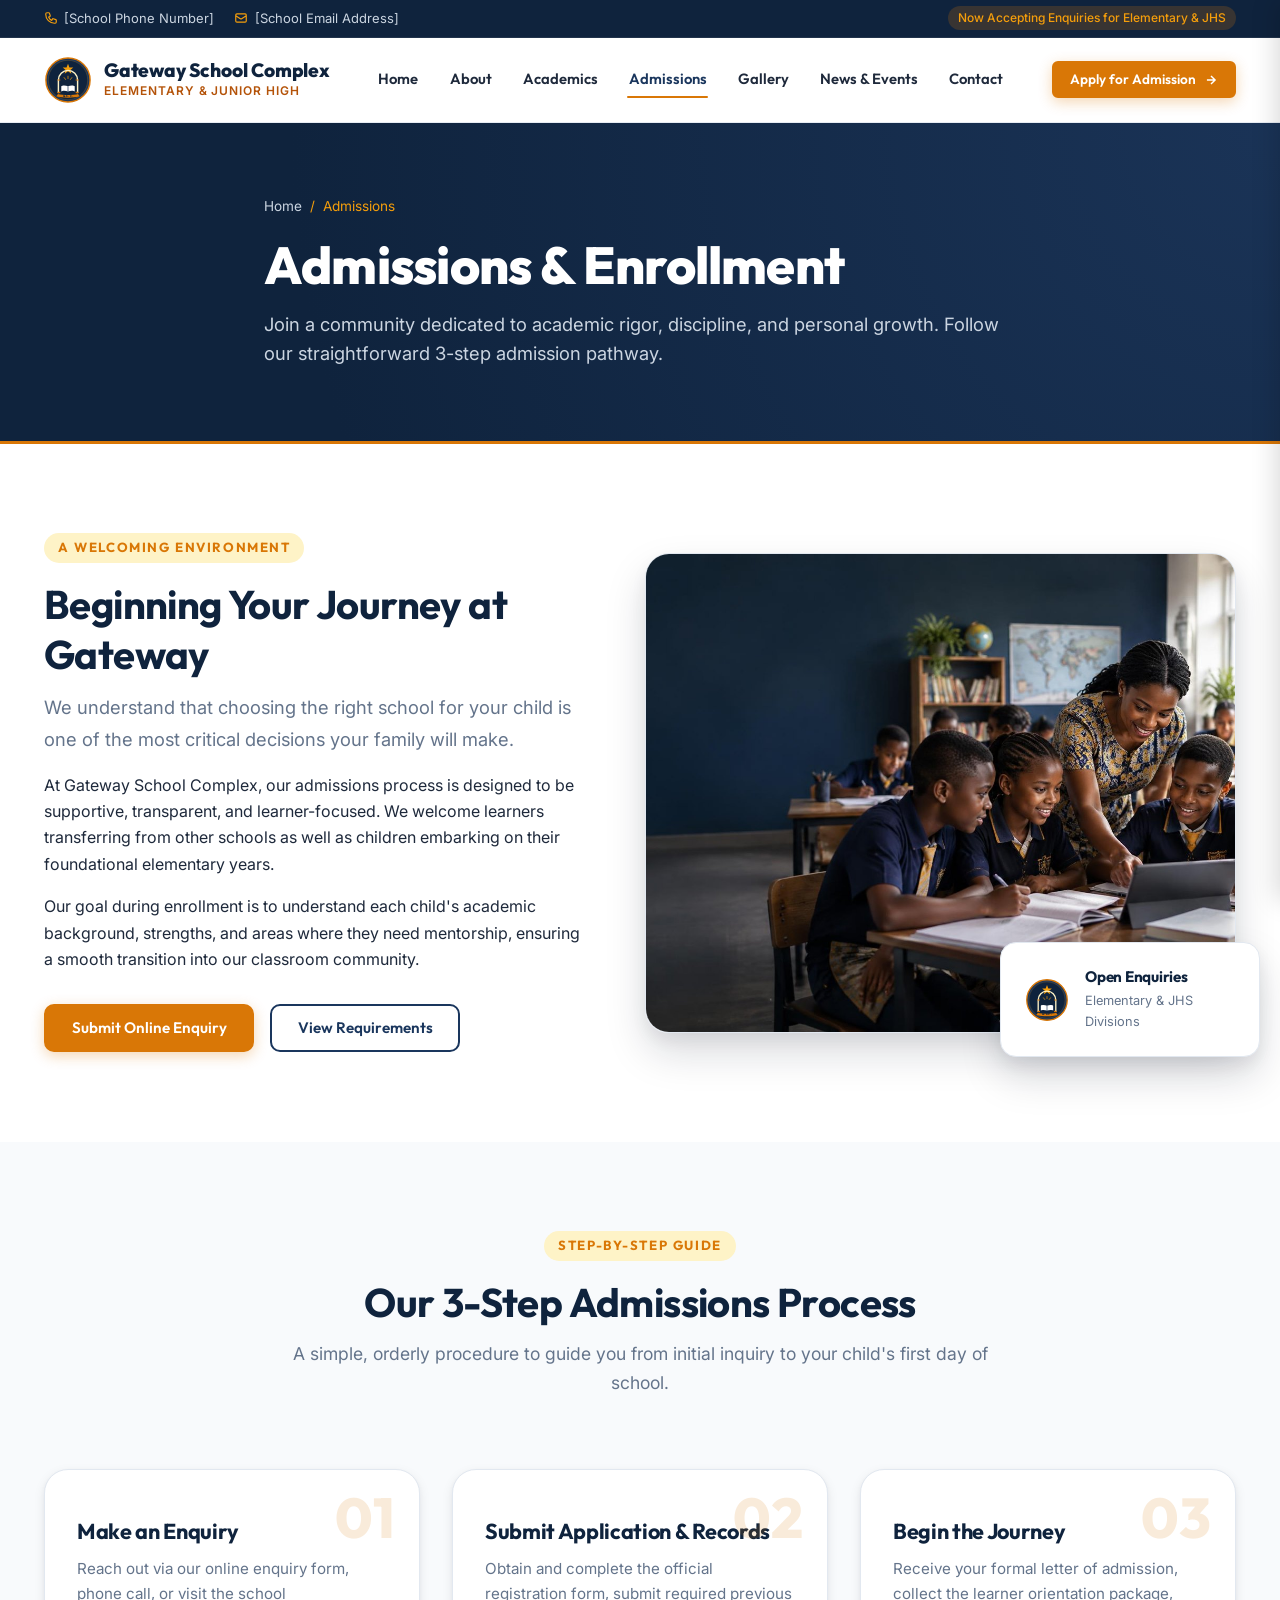
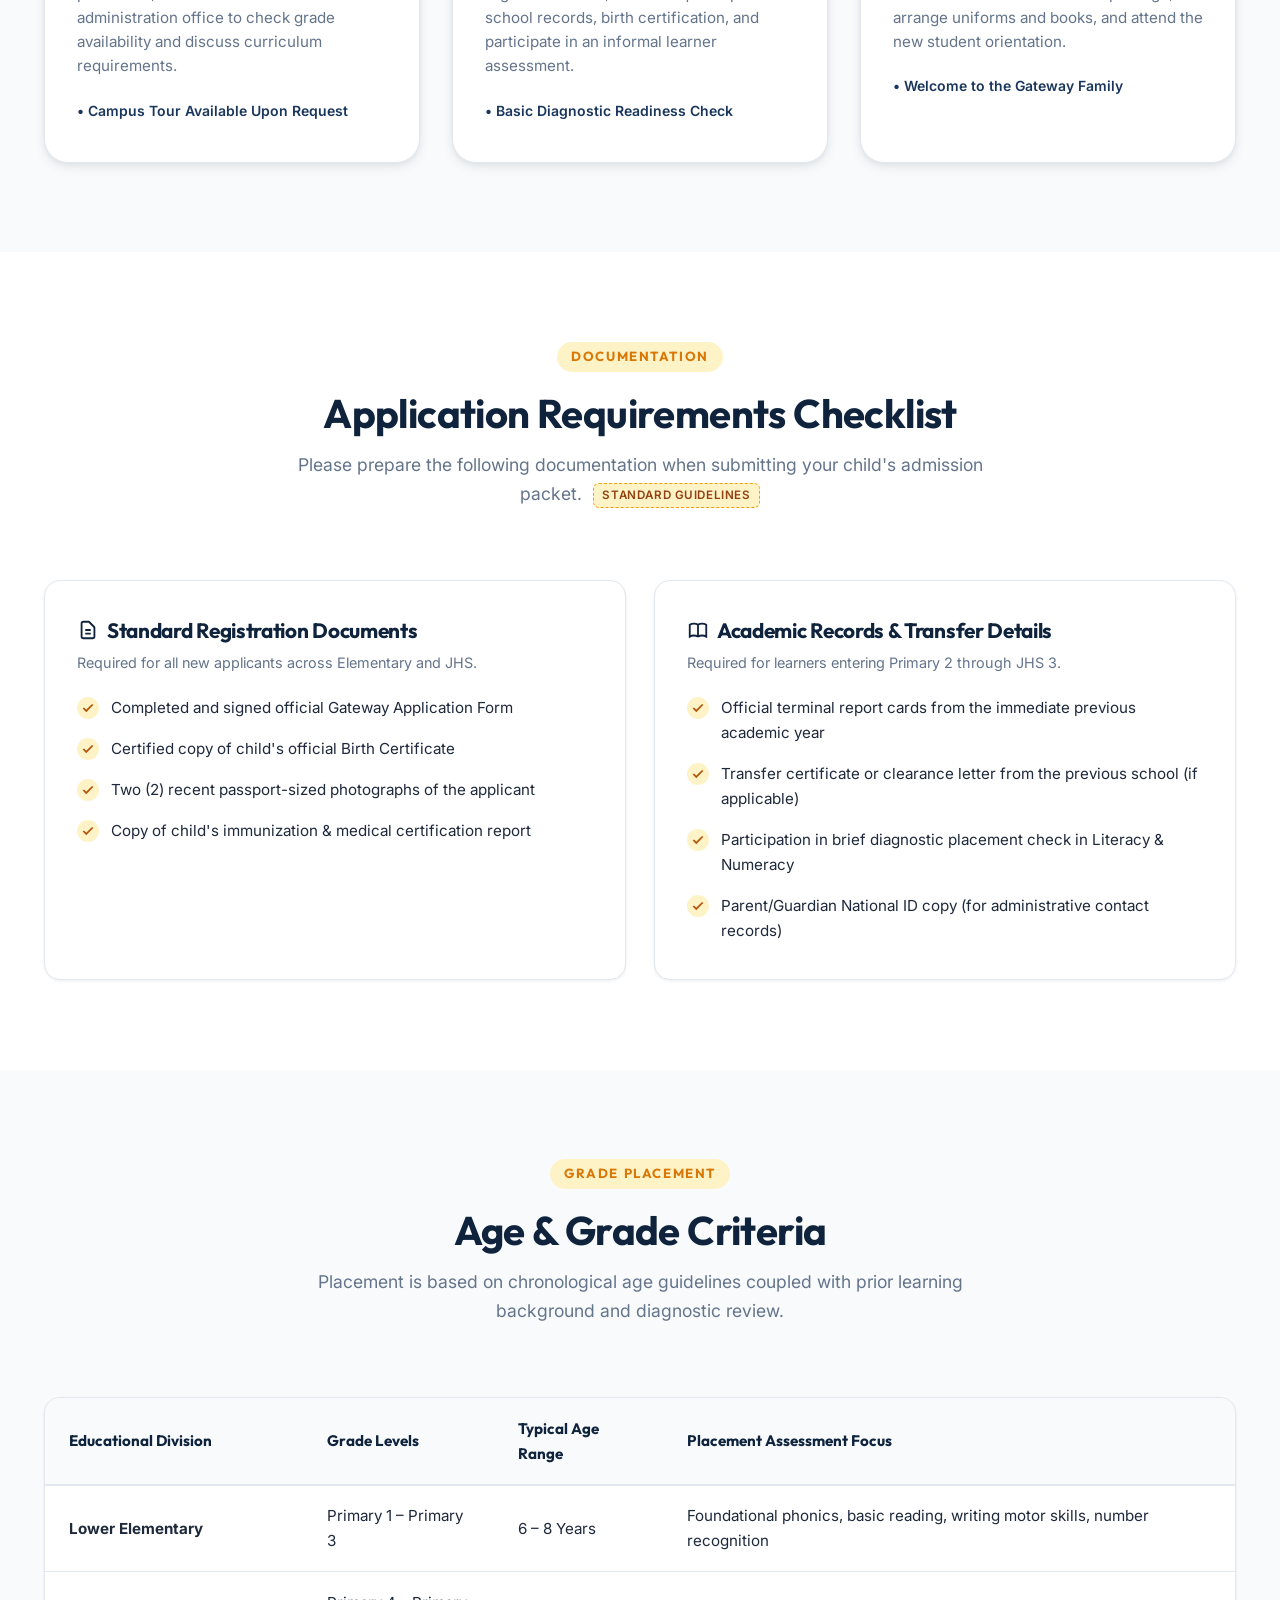
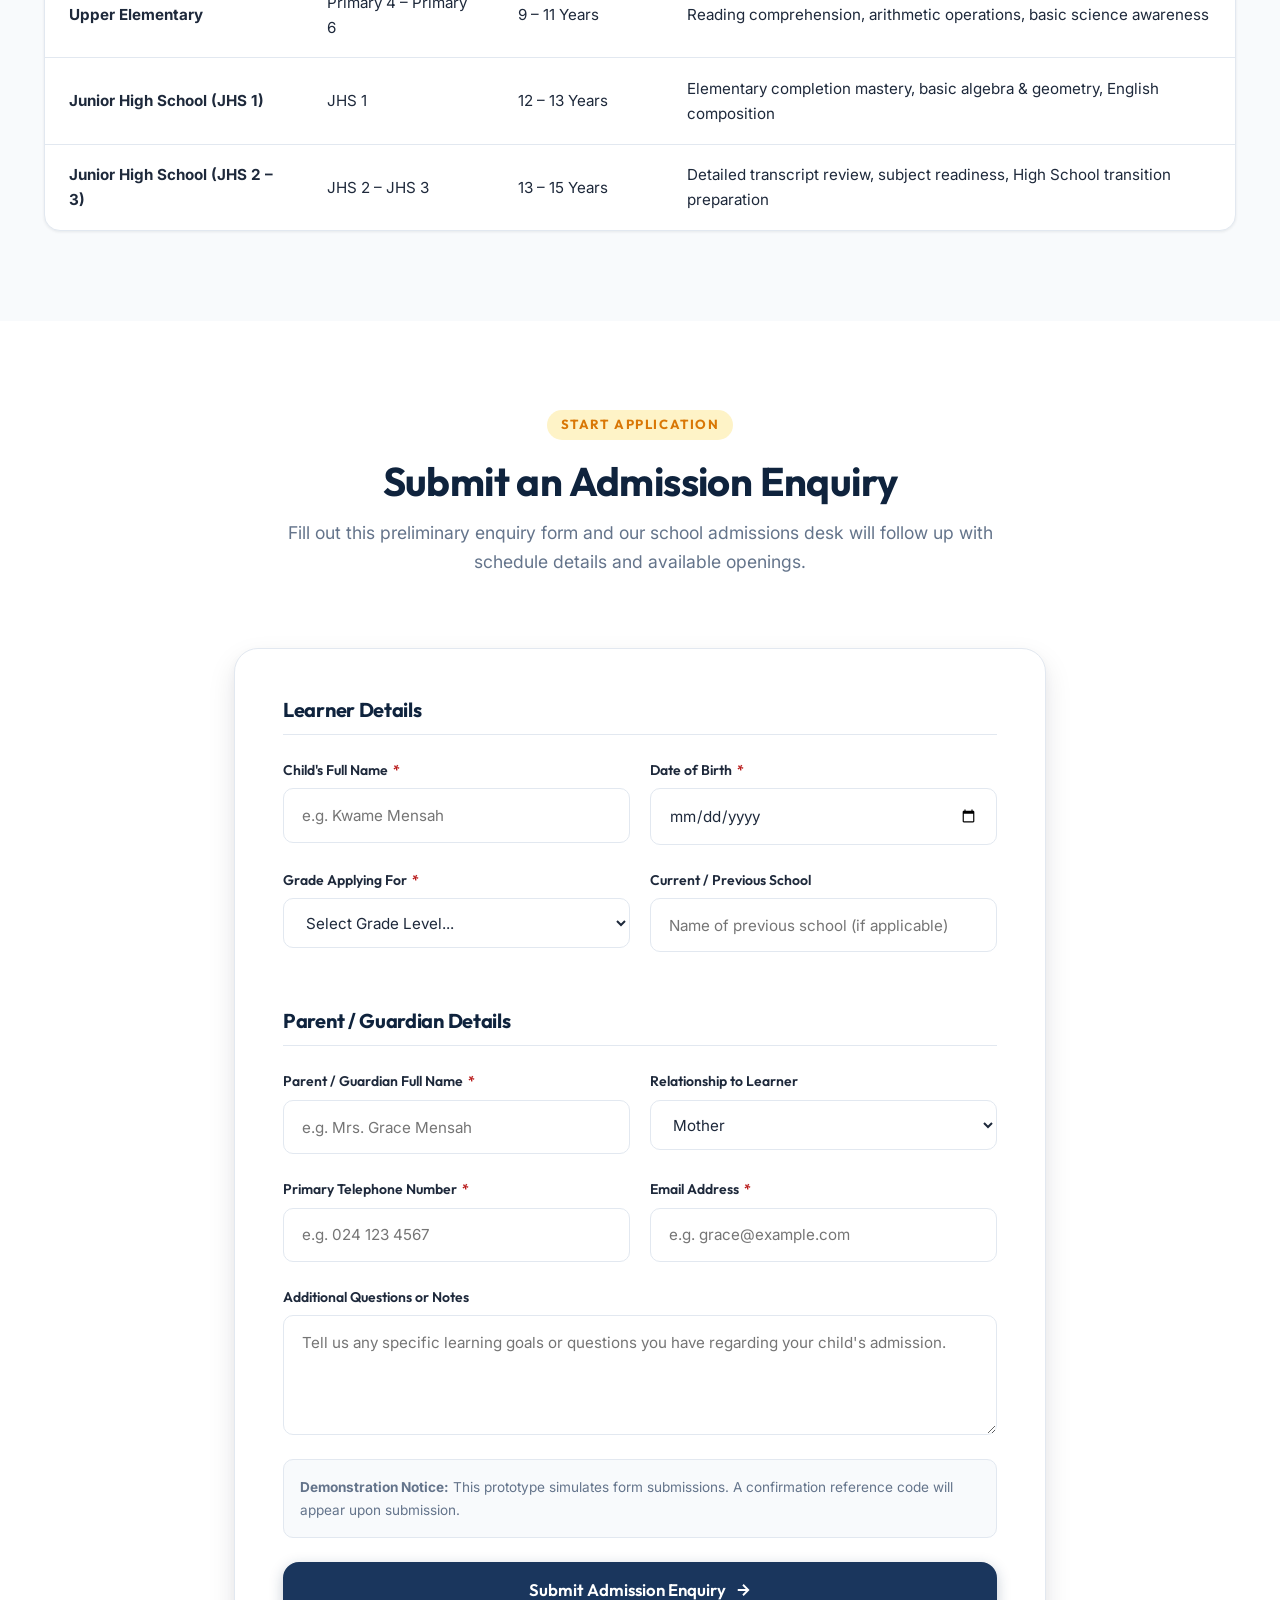
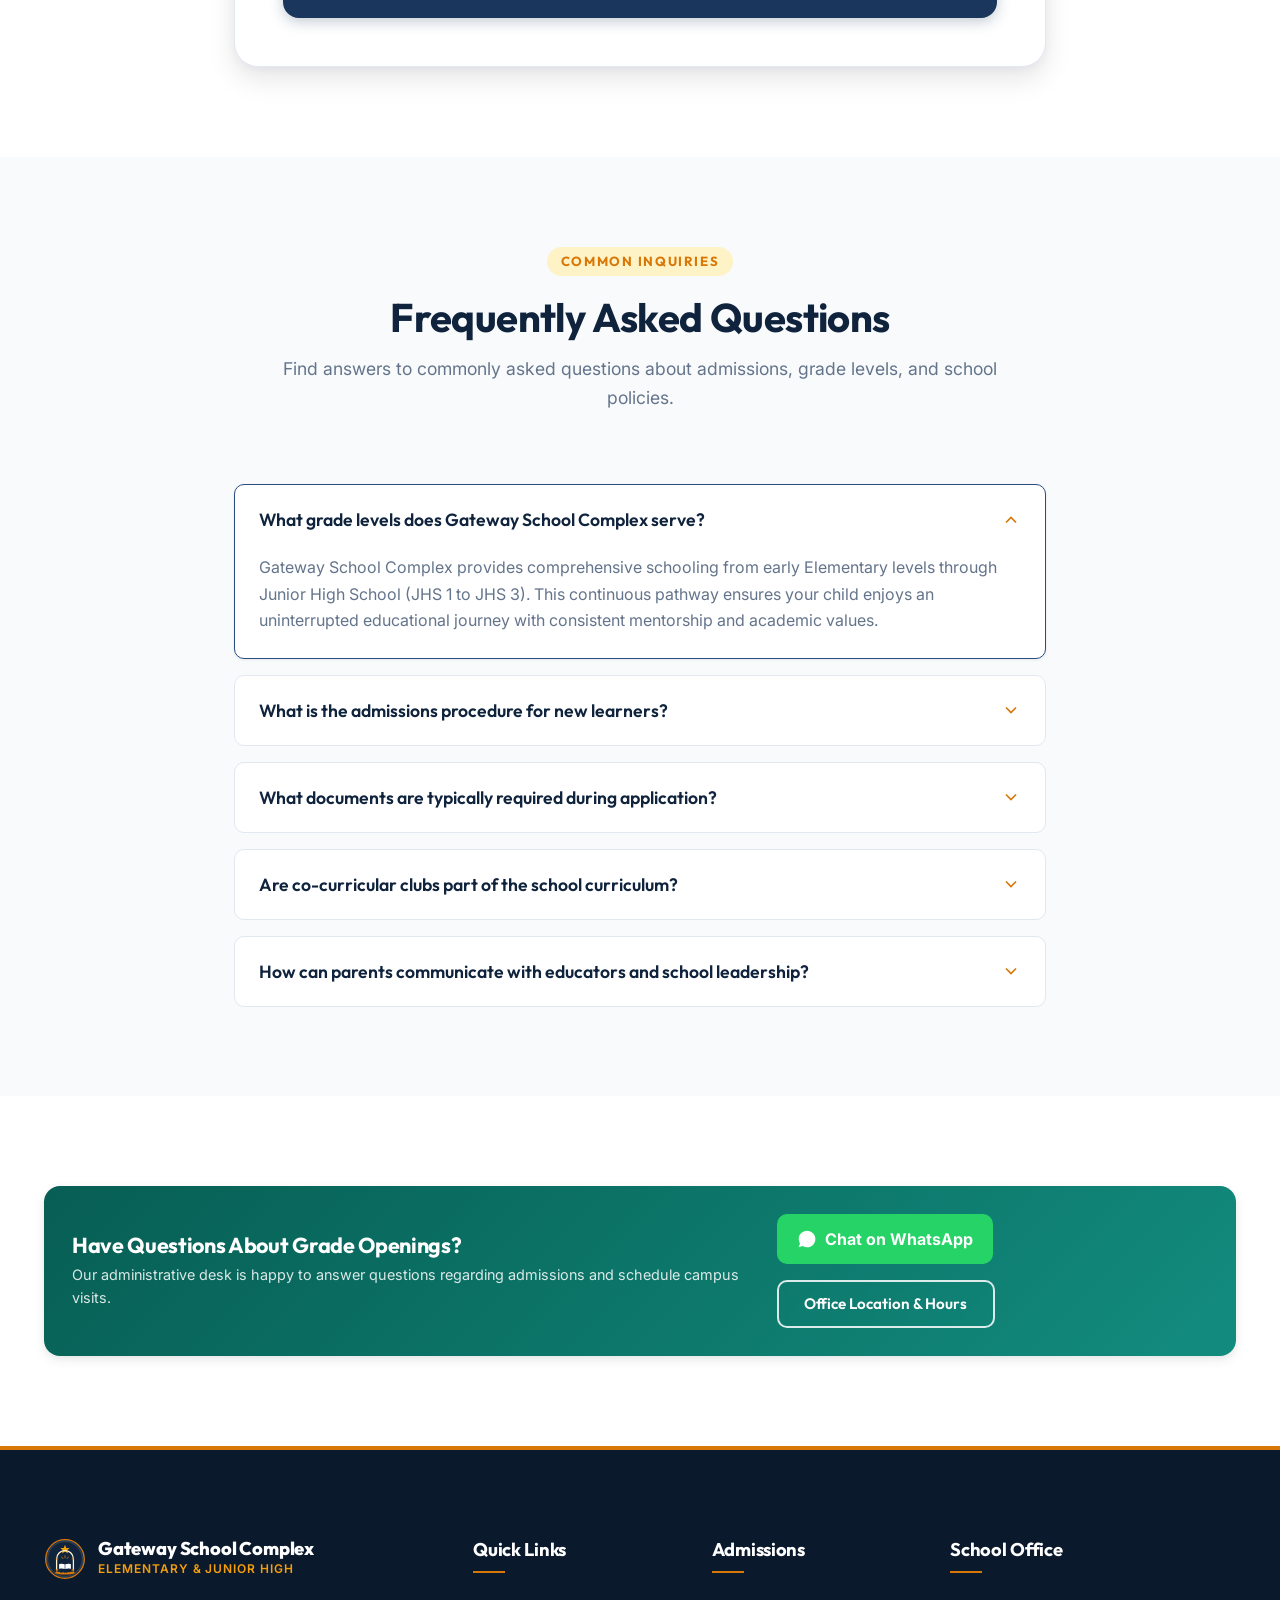
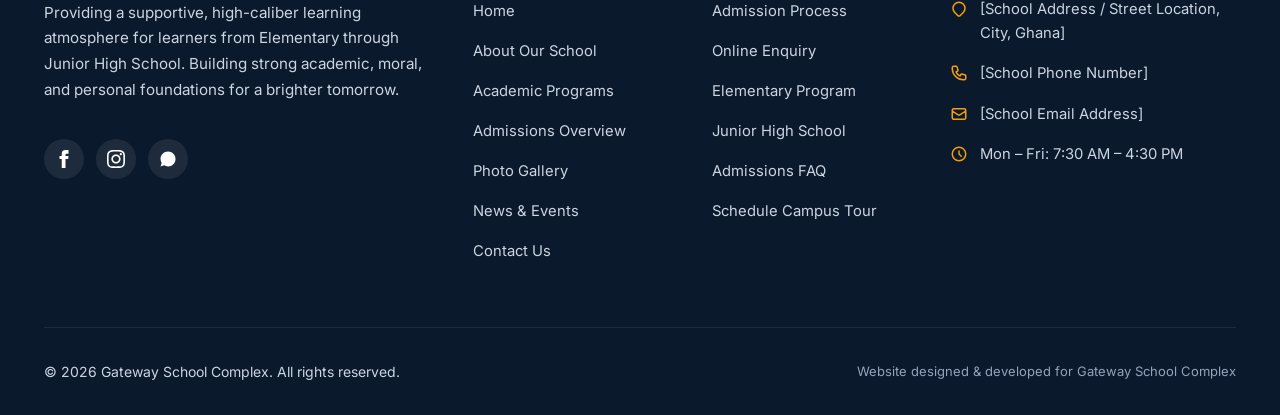
<file: admissions.html>
<!DOCTYPE html>
<html lang="en">
<head>
  <meta charset="UTF-8">
  <meta name="viewport" content="width=device-width, initial-scale=1.0">
  <title>Admissions & Enrollment | Gateway School Complex</title>
  <meta name="description" content="Apply for admission to Gateway School Complex. Learn about our 3-step admission process, required documents, grade placement criteria, and submit an online enquiry.">
  <meta name="keywords" content="Gateway School Complex, Admissions, Enrollment, Elementary School Admission, Junior High School Admission, JHS, School Application">

  <!-- Open Graph Metadata -->
  <meta property="og:title" content="Admissions & Enrollment | Gateway School Complex">
  <meta property="og:description" content="Step-by-step admissions guide for Elementary through Junior High School learners.">
  <meta property="og:type" content="website">

  <!-- Google Fonts: Outfit (Headings) & Inter (Body) -->
  <link rel="preconnect" href="https://fonts.googleapis.com">
  <link rel="preconnect" href="https://fonts.gstatic.com" crossorigin>
  <link href="https://fonts.googleapis.com/css2?family=Inter:wght@400;500;600;700&family=Outfit:wght@500;600;700;800;900&display=swap" rel="stylesheet">

  <!-- CSS Design System -->
  <link rel="stylesheet" href="css/variables.css">
  <link rel="stylesheet" href="css/base.css">
  <link rel="stylesheet" href="css/components.css">
  <link rel="stylesheet" href="css/pages.css">
</head>
<body>

  <!-- Top Notification / Quick Contact Strip -->
  <div class="top-bar">
    <div class="container top-bar-inner">
      <div class="top-bar-contact">
        <div class="top-bar-item">
          <svg fill="none" viewBox="0 0 24 24" stroke="currentColor"><path stroke-linecap="round" stroke-linejoin="round" stroke-width="2" d="M3 5a2 2 0 012-2h3.28a1 1 0 01.948.684l1.498 4.493a1 1 0 01-.502 1.21l-2.257 1.13a11.042 11.042 0 005.516 5.516l1.13-2.257a1 1 0 011.21-.502l4.493 1.498a1 1 0 01.684.949V19a2 2 0 01-2 2h-1C9.716 21 3 14.284 3 6V5z"/></svg>
          <span>[School Phone Number]</span>
        </div>
        <div class="top-bar-item">
          <svg fill="none" viewBox="0 0 24 24" stroke="currentColor"><path stroke-linecap="round" stroke-linejoin="round" stroke-width="2" d="M3 8l7.89 5.26a2 2 0 002.22 0L21 8M5 19h14a2 2 0 002-2V7a2 2 0 00-2-2H5a2 2 0 00-2 2v10a2 2 0 002 2z"/></svg>
          <span>[School Email Address]</span>
        </div>
      </div>
      <div class="top-bar-badge">
        <span>Now Accepting Enquiries for Elementary & JHS</span>
      </div>
    </div>
  </div>

  <!-- Sticky Main Header & Navigation -->
  <header class="site-header" id="mainHeader">
    <div class="container navbar">
      <a href="index.html" class="brand-link" aria-label="Gateway School Complex Home">
        <div class="brand-crest school-crest-svg" aria-hidden="true"></div>
        <div class="brand-text">
          <span class="brand-title">Gateway School Complex</span>
          <span class="brand-subtitle">Elementary & Junior High</span>
        </div>
      </a>

      <!-- Desktop Navigation Menu -->
      <nav class="nav-menu" aria-label="Main Navigation">
        <a href="index.html" class="nav-link">Home</a>
        <a href="about.html" class="nav-link">About</a>
        <a href="academics.html" class="nav-link">Academics</a>
        <a href="admissions.html" class="nav-link active">Admissions</a>
        <a href="gallery.html" class="nav-link">Gallery</a>
        <a href="news.html" class="nav-link">News & Events</a>
        <a href="contact.html" class="nav-link">Contact</a>
      </nav>

      <!-- Desktop CTA Button -->
      <div class="nav-cta">
        <a href="#enquiry" class="btn btn-accent btn-sm">
          Apply for Admission
          <span class="btn-icon">
            <svg width="14" height="14" viewBox="0 0 24 24" fill="none" stroke="currentColor" stroke-width="2.5"><path d="M5 12h14M12 5l7 7-7 7"/></svg>
          </span>
        </a>
      </div>

      <!-- Mobile Hamburger Toggle -->
      <button class="menu-toggle" aria-label="Open mobile menu" aria-expanded="false">
        <svg viewBox="0 0 24 24" fill="none" stroke="currentColor" stroke-width="2">
          <line x1="3" y1="12" x2="21" y2="12"></line>
          <line x1="3" y1="6" x2="21" y2="6"></line>
          <line x1="3" y1="18" x2="21" y2="18"></line>
        </svg>
      </button>
    </div>
  </header>

  <!-- Mobile Drawer & Overlay -->
  <div class="mobile-nav-overlay" aria-hidden="true"></div>
  <aside class="mobile-drawer" aria-label="Mobile Navigation">
    <div>
      <div class="mobile-drawer-header">
        <div class="brand-link">
          <div class="brand-crest school-crest-svg" style="width:36px;height:36px;"></div>
          <span class="brand-title" style="font-size:1rem;">Gateway School</span>
        </div>
        <button class="drawer-close" aria-label="Close menu">
          <svg viewBox="0 0 24 24" fill="none" stroke="currentColor" stroke-width="2"><path d="M18 6L6 18M6 6l12 12"/></svg>
        </button>
      </div>

      <nav class="mobile-menu-list">
        <a href="index.html" class="mobile-nav-link">Home</a>
        <a href="about.html" class="mobile-nav-link">About</a>
        <a href="academics.html" class="mobile-nav-link">Academics</a>
        <a href="admissions.html" class="mobile-nav-link active">Admissions</a>
        <a href="gallery.html" class="mobile-nav-link">Gallery</a>
        <a href="news.html" class="mobile-nav-link">News & Events</a>
        <a href="contact.html" class="mobile-nav-link">Contact</a>
      </nav>
    </div>

    <div class="mobile-drawer-footer">
      <a href="#enquiry" class="btn btn-accent" style="width:100%;">Apply for Admission</a>
      <div style="font-size:0.8rem; color:var(--color-text-muted); text-align:center;">
        Call: [School Phone Number]
      </div>
    </div>
  </aside>

  <main id="mainContent">

    <!-- 1. Page Hero Banner -->
    <section class="page-hero">
      <div class="page-hero-overlay"></div>
      <div class="container page-hero-content">
        <nav class="breadcrumbs" aria-label="Breadcrumb">
          <a href="index.html">Home</a>
          <span>/</span>
          <span>Admissions</span>
        </nav>
        <h1>Admissions & Enrollment</h1>
        <p>Join a community dedicated to academic rigor, discipline, and personal growth. Follow our straightforward 3-step admission pathway.</p>
      </div>
    </section>

    <!-- 2. Admissions Overview & Philosophy -->
    <section class="section">
      <div class="container">
        <div class="about-two-col">
          <div class="about-info">
            <span class="eyebrow">A WELCOMING ENVIRONMENT</span>
            <h2 class="section-title">Beginning Your Journey at Gateway</h2>
            <p class="lead">
              We understand that choosing the right school for your child is one of the most critical decisions your family will make.
            </p>
            <p>
              At Gateway School Complex, our admissions process is designed to be supportive, transparent, and learner-focused. We welcome learners transferring from other schools as well as children embarking on their foundational elementary years.
            </p>
            <p>
              Our goal during enrollment is to understand each child's academic background, strengths, and areas where they need mentorship, ensuring a smooth transition into our classroom community.
            </p>
            <div style="margin-top:2rem; display:flex; gap:1rem; flex-wrap:wrap;">
              <a href="#enquiry" class="btn btn-accent">Submit Online Enquiry</a>
              <a href="#requirements" class="btn btn-outline-primary">View Requirements</a>
            </div>
          </div>

          <div class="about-visual">
            <img src="img/gateway-hero.jpg" alt="Students and teacher engaged in classroom learning at Gateway School Complex" class="about-img-main">
            <div class="about-badge-card">
              <div class="badge-crest school-crest-svg" aria-hidden="true"></div>
              <div>
                <h4>Open Enquiries</h4>
                <p>Elementary & JHS Divisions</p>
              </div>
            </div>
          </div>
        </div>
      </div>
    </section>

    <!-- 3. The 3-Step Admissions Process -->
    <section class="section section-bg-alt">
      <div class="container">
        <div class="section-header">
          <span class="eyebrow">STEP-BY-STEP GUIDE</span>
          <h2 class="section-title">Our 3-Step Admissions Process</h2>
          <p class="section-subtitle">
            A simple, orderly procedure to guide you from initial inquiry to your child's first day of school.
          </p>
        </div>

        <div class="steps-grid">
          
          <div class="step-card">
            <div class="step-number">01</div>
            <h3>Make an Enquiry</h3>
            <p style="margin-bottom:1.25rem;">
              Reach out via our online enquiry form, phone call, or visit the school administration office to check grade availability and discuss curriculum requirements.
            </p>
            <div style="font-size:0.875rem; color:var(--color-primary); font-weight:600;">
              • Campus Tour Available Upon Request
            </div>
          </div>

          <div class="step-card">
            <div class="step-number">02</div>
            <h3>Submit Application & Records</h3>
            <p style="margin-bottom:1.25rem;">
              Obtain and complete the official registration form, submit required previous school records, birth certification, and participate in an informal learner assessment.
            </p>
            <div style="font-size:0.875rem; color:var(--color-primary); font-weight:600;">
              • Basic Diagnostic Readiness Check
            </div>
          </div>

          <div class="step-card">
            <div class="step-number">03</div>
            <h3>Begin the Journey</h3>
            <p style="margin-bottom:1.25rem;">
              Receive your formal letter of admission, collect the learner orientation package, arrange uniforms and books, and attend the new student orientation.
            </p>
            <div style="font-size:0.875rem; color:var(--color-primary); font-weight:600;">
              • Welcome to the Gateway Family
            </div>
          </div>

        </div>
      </div>
    </section>

    <!-- 4. Required Documents Checklist -->
    <section id="requirements" class="section">
      <div class="container">
        <div class="section-header">
          <span class="eyebrow">DOCUMENTATION</span>
          <h2 class="section-title">Application Requirements Checklist</h2>
          <p class="section-subtitle">
            Please prepare the following documentation when submitting your child's admission packet. <span class="placeholder-tag">Standard Guidelines</span>
          </p>
        </div>

        <div class="requirements-grid">
          
          <div class="checklist-card">
            <h3 style="font-size:1.3rem; margin-bottom:0.5rem; color:var(--color-primary-dark); display:flex; align-items:center; gap:0.5rem;">
              <svg width="22" height="22" fill="none" viewBox="0 0 24 24" stroke="currentColor" stroke-width="2"><path d="M9 12h6m-6 4h6m2 5H7a2 2 0 01-2-2V5a2 2 0 012-2h5.586a1 1 0 01.707.293l5.414 5.414a1 1 0 01.293.707V19a2 2 0 01-2 2z"/></svg>
              Standard Registration Documents
            </h3>
            <p style="font-size:0.9rem; color:var(--color-text-muted);">Required for all new applicants across Elementary and JHS.</p>
            
            <div class="checklist-items">
              <div class="checklist-item">
                <div class="checklist-check">
                  <svg fill="none" viewBox="0 0 24 24" stroke="currentColor" stroke-width="3"><polyline points="20 6 9 17 4 12"/></svg>
                </div>
                <span>Completed and signed official Gateway Application Form</span>
              </div>

              <div class="checklist-item">
                <div class="checklist-check">
                  <svg fill="none" viewBox="0 0 24 24" stroke="currentColor" stroke-width="3"><polyline points="20 6 9 17 4 12"/></svg>
                </div>
                <span>Certified copy of child's official Birth Certificate</span>
              </div>

              <div class="checklist-item">
                <div class="checklist-check">
                  <svg fill="none" viewBox="0 0 24 24" stroke="currentColor" stroke-width="3"><polyline points="20 6 9 17 4 12"/></svg>
                </div>
                <span>Two (2) recent passport-sized photographs of the applicant</span>
              </div>

              <div class="checklist-item">
                <div class="checklist-check">
                  <svg fill="none" viewBox="0 0 24 24" stroke="currentColor" stroke-width="3"><polyline points="20 6 9 17 4 12"/></svg>
                </div>
                <span>Copy of child's immunization & medical certification report</span>
              </div>
            </div>
          </div>

          <div class="checklist-card">
            <h3 style="font-size:1.3rem; margin-bottom:0.5rem; color:var(--color-primary-dark); display:flex; align-items:center; gap:0.5rem;">
              <svg width="22" height="22" fill="none" viewBox="0 0 24 24" stroke="currentColor" stroke-width="2"><path d="M12 6.253v13m0-13C10.832 5.477 9.246 5 7.5 5S4.168 5.477 3 6.253v13C4.168 18.477 5.754 18 7.5 18s3.332.477 4.5 1.253m0-13C13.168 5.477 14.754 5 16.5 5c1.747 0 3.332.477 4.5 1.253v13C19.832 18.477 18.247 18 16.5 18c-1.746 0-3.332.477-4.5 1.253"/></svg>
              Academic Records & Transfer Details
            </h3>
            <p style="font-size:0.9rem; color:var(--color-text-muted);">Required for learners entering Primary 2 through JHS 3.</p>

            <div class="checklist-items">
              <div class="checklist-item">
                <div class="checklist-check">
                  <svg fill="none" viewBox="0 0 24 24" stroke="currentColor" stroke-width="3"><polyline points="20 6 9 17 4 12"/></svg>
                </div>
                <span>Official terminal report cards from the immediate previous academic year</span>
              </div>

              <div class="checklist-item">
                <div class="checklist-check">
                  <svg fill="none" viewBox="0 0 24 24" stroke="currentColor" stroke-width="3"><polyline points="20 6 9 17 4 12"/></svg>
                </div>
                <span>Transfer certificate or clearance letter from the previous school (if applicable)</span>
              </div>

              <div class="checklist-item">
                <div class="checklist-check">
                  <svg fill="none" viewBox="0 0 24 24" stroke="currentColor" stroke-width="3"><polyline points="20 6 9 17 4 12"/></svg>
                </div>
                <span>Participation in brief diagnostic placement check in Literacy & Numeracy</span>
              </div>

              <div class="checklist-item">
                <div class="checklist-check">
                  <svg fill="none" viewBox="0 0 24 24" stroke="currentColor" stroke-width="3"><polyline points="20 6 9 17 4 12"/></svg>
                </div>
                <span>Parent/Guardian National ID copy (for administrative contact records)</span>
              </div>
            </div>
          </div>

        </div>
      </div>
    </section>

    <!-- 5. Grade Placement & Entry Guidelines -->
    <section class="section section-bg-alt">
      <div class="container">
        <div class="section-header">
          <span class="eyebrow">GRADE PLACEMENT</span>
          <h2 class="section-title">Age & Grade Criteria</h2>
          <p class="section-subtitle">
            Placement is based on chronological age guidelines coupled with prior learning background and diagnostic review.
          </p>
        </div>

        <div class="data-table-wrap">
          <table class="data-table">
            <thead>
              <tr>
                <th>Educational Division</th>
                <th>Grade Levels</th>
                <th>Typical Age Range</th>
                <th>Placement Assessment Focus</th>
              </tr>
            </thead>
            <tbody>
              <tr>
                <td><strong>Lower Elementary</strong></td>
                <td>Primary 1 – Primary 3</td>
                <td>6 – 8 Years</td>
                <td>Foundational phonics, basic reading, writing motor skills, number recognition</td>
              </tr>
              <tr>
                <td><strong>Upper Elementary</strong></td>
                <td>Primary 4 – Primary 6</td>
                <td>9 – 11 Years</td>
                <td>Reading comprehension, arithmetic operations, basic science awareness</td>
              </tr>
              <tr>
                <td><strong>Junior High School (JHS 1)</strong></td>
                <td>JHS 1</td>
                <td>12 – 13 Years</td>
                <td>Elementary completion mastery, basic algebra & geometry, English composition</td>
              </tr>
              <tr>
                <td><strong>Junior High School (JHS 2 – 3)</strong></td>
                <td>JHS 2 – JHS 3</td>
                <td>13 – 15 Years</td>
                <td>Detailed transcript review, subject readiness, High School transition preparation</td>
              </tr>
            </tbody>
          </table>
        </div>
      </div>
    </section>

    <!-- 6. Interactive Admissions Enquiry Form -->
    <section id="enquiry" class="section">
      <div class="container container-narrow">
        <div class="section-header">
          <span class="eyebrow">START APPLICATION</span>
          <h2 class="section-title">Submit an Admission Enquiry</h2>
          <p class="section-subtitle">
            Fill out this preliminary enquiry form and our school admissions desk will follow up with schedule details and available openings.
          </p>
        </div>

        <div style="background-color:var(--color-bg-main); border:1px solid var(--color-border); border-radius:var(--radius-xl); padding: clamp(2rem, 5vw, 3rem); box-shadow:var(--shadow-lg);">
          
          <form id="admissionEnquiryForm" novalidate>
            
            <h3 style="font-size:1.25rem; margin-bottom:1.5rem; color:var(--color-primary-dark); border-bottom:1px solid var(--color-border); padding-bottom:0.75rem;">
              Learner Details
            </h3>

            <div class="form-row">
              <div class="form-group">
                <label for="studentName" class="form-label">Child's Full Name <span class="required">*</span></label>
                <input type="text" id="studentName" class="form-control" placeholder="e.g. Kwame Mensah" required>
                <span class="form-error">Please enter the child's full name.</span>
              </div>

              <div class="form-group">
                <label for="dateOfBirth" class="form-label">Date of Birth <span class="required">*</span></label>
                <input type="date" id="dateOfBirth" class="form-control" required>
                <span class="form-error">Please select the date of birth.</span>
              </div>
            </div>

            <div class="form-row">
              <div class="form-group">
                <label for="gradeLevel" class="form-label">Grade Applying For <span class="required">*</span></label>
                <select id="gradeLevel" class="form-control" required>
                  <option value="">Select Grade Level...</option>
                  <option value="Elementary (Lower Primary: Grades 1 - 3)">Elementary (Lower Primary: Grades 1 - 3)</option>
                  <option value="Elementary (Upper Primary: Grades 4 - 6)">Elementary (Upper Primary: Grades 4 - 6)</option>
                  <option value="Junior High School 1 (JHS 1)">Junior High School 1 (JHS 1)</option>
                  <option value="Junior High School 2 (JHS 2)">Junior High School 2 (JHS 2)</option>
                  <option value="Junior High School 3 (JHS 3)">Junior High School 3 (JHS 3)</option>
                </select>
                <span class="form-error">Please select a grade level.</span>
              </div>

              <div class="form-group">
                <label for="previousSchool" class="form-label">Current / Previous School</label>
                <input type="text" id="previousSchool" class="form-control" placeholder="Name of previous school (if applicable)">
              </div>
            </div>

            <h3 style="font-size:1.25rem; margin-top:2rem; margin-bottom:1.5rem; color:var(--color-primary-dark); border-bottom:1px solid var(--color-border); padding-bottom:0.75rem;">
              Parent / Guardian Details
            </h3>

            <div class="form-row">
              <div class="form-group">
                <label for="parentName" class="form-label">Parent / Guardian Full Name <span class="required">*</span></label>
                <input type="text" id="parentName" class="form-control" placeholder="e.g. Mrs. Grace Mensah" required>
                <span class="form-error">Please enter parent or guardian name.</span>
              </div>

              <div class="form-group">
                <label for="relationship" class="form-label">Relationship to Learner</label>
                <select id="relationship" class="form-control">
                  <option value="Mother">Mother</option>
                  <option value="Father">Father</option>
                  <option value="Guardian">Legal Guardian</option>
                  <option value="Other">Other</option>
                </select>
              </div>
            </div>

            <div class="form-row">
              <div class="form-group">
                <label for="parentPhone" class="form-label">Primary Telephone Number <span class="required">*</span></label>
                <input type="tel" id="parentPhone" class="form-control" placeholder="e.g. 024 123 4567" required>
                <span class="form-error">Please enter a valid telephone number.</span>
              </div>

              <div class="form-group">
                <label for="parentEmail" class="form-label">Email Address <span class="required">*</span></label>
                <input type="email" id="parentEmail" class="form-control" placeholder="e.g. grace@example.com" required>
                <span class="form-error">Please enter a valid email address.</span>
              </div>
            </div>

            <div class="form-group">
              <label for="enquiryNotes" class="form-label">Additional Questions or Notes</label>
              <textarea id="enquiryNotes" class="form-control" rows="3" placeholder="Tell us any specific learning goals or questions you have regarding your child's admission."></textarea>
            </div>

            <div style="background-color:var(--color-bg-alt); padding:1rem; border-radius:var(--radius-md); border:1px solid var(--color-border); margin-bottom:1.5rem; font-size:0.85rem; color:var(--color-text-muted);">
              <strong>Demonstration Notice:</strong> This prototype simulates form submissions. A confirmation reference code will appear upon submission.
            </div>

            <button type="submit" class="btn btn-primary btn-lg" style="width:100%;">
              Submit Admission Enquiry
              <span class="btn-icon">
                <svg width="18" height="18" viewBox="0 0 24 24" fill="none" stroke="currentColor" stroke-width="2.5"><path d="M5 12h14M12 5l7 7-7 7"/></svg>
              </span>
            </button>

          </form>

        </div>
      </div>
    </section>

    <!-- 7. Frequently Asked Questions (FAQ) Section -->
    <section id="faqs" class="section section-bg-alt">
      <div class="container container-narrow">
        <div class="section-header">
          <span class="eyebrow">COMMON INQUIRIES</span>
          <h2 class="section-title">Frequently Asked Questions</h2>
          <p class="section-subtitle">
            Find answers to commonly asked questions about admissions, grade levels, and school policies.
          </p>
        </div>

        <div class="accordion">
          
          <div class="accordion-item active">
            <button class="accordion-header" aria-expanded="true">
              <span>What grade levels does Gateway School Complex serve?</span>
              <svg class="accordion-icon" viewBox="0 0 24 24" fill="none" stroke="currentColor" stroke-width="2"><polyline points="6 9 12 15 18 9"/></svg>
            </button>
            <div class="accordion-body">
              Gateway School Complex provides comprehensive schooling from early Elementary levels through Junior High School (JHS 1 to JHS 3). This continuous pathway ensures your child enjoys an uninterrupted educational journey with consistent mentorship and academic values.
            </div>
          </div>

          <div class="accordion-item">
            <button class="accordion-header" aria-expanded="false">
              <span>What is the admissions procedure for new learners?</span>
              <svg class="accordion-icon" viewBox="0 0 24 24" fill="none" stroke="currentColor" stroke-width="2"><polyline points="6 9 12 15 18 9"/></svg>
            </button>
            <div class="accordion-body">
              Our admission process follows 3 straightforward steps: (1) Initial enquiry and school visit, (2) Submission of standard application documents and learner assessment, and (3) Enrollment confirmation and preparation for the academic term.
            </div>
          </div>

          <div class="accordion-item">
            <button class="accordion-header" aria-expanded="false">
              <span>What documents are typically required during application?</span>
              <svg class="accordion-icon" viewBox="0 0 24 24" fill="none" stroke="currentColor" stroke-width="2"><polyline points="6 9 12 15 18 9"/></svg>
            </button>
            <div class="accordion-body">
              Standard application documentation includes a completed application form, a certified copy of the child's birth certificate, recent passport photographs, previous academic report cards (for primary and JHS applicants), and an immunization/medical clearance record.
            </div>
          </div>

          <div class="accordion-item">
            <button class="accordion-header" aria-expanded="false">
              <span>Are co-curricular clubs part of the school curriculum?</span>
              <svg class="accordion-icon" viewBox="0 0 24 24" fill="none" stroke="currentColor" stroke-width="2"><polyline points="6 9 12 15 18 9"/></svg>
            </button>
            <div class="accordion-body">
              Yes. In addition to rigorous academic subjects, learners are encouraged to participate in STEM discovery, debate, creative arts, cadet drills, and athletic sports clubs to support well-rounded physical, intellectual, and social development.
            </div>
          </div>

          <div class="accordion-item">
            <button class="accordion-header" aria-expanded="false">
              <span>How can parents communicate with educators and school leadership?</span>
              <svg class="accordion-icon" viewBox="0 0 24 24" fill="none" stroke="currentColor" stroke-width="2"><polyline points="6 9 12 15 18 9"/></svg>
            </button>
            <div class="accordion-body">
              We maintain an active open-door policy through termly parent-teacher engagement days, formal consultation appointments, student communication diaries, and official school office contacts.
            </div>
          </div>

        </div>
      </div>
    </section>

    <!-- 8. Direct Contact & WhatsApp Help Strip -->
    <section class="section">
      <div class="container">
        <div class="whatsapp-box">
          <div>
            <h3 style="color:#fff; font-size:1.35rem; margin-bottom:0.25rem;">Have Questions About Grade Openings?</h3>
            <p style="color:rgba(255,255,255,0.85); margin-bottom:0;">
              Our administrative desk is happy to answer questions regarding admissions and schedule campus visits.
            </p>
          </div>
          <div style="display:flex; align-items:center; gap:1rem; flex-wrap:wrap;">
            <a href="https://wa.me/000000000000" target="_blank" rel="noopener noreferrer" class="btn-whatsapp">
              <svg width="20" height="20" fill="currentColor" viewBox="0 0 24 24"><path d="M17.472 14.382c-.301-.15-1.78-.879-2.056-.979-.276-.101-.476-.15-.677.15-.2.301-.776.979-.952 1.18-.175.2-.351.226-.652.075-.301-.151-1.27-.468-2.42-1.493-.895-.798-1.5-1.784-1.676-2.085-.175-.301-.019-.464.132-.614.136-.135.301-.351.452-.527.15-.175.2-.301.301-.501.101-.2.051-.376-.025-.526-.075-.151-.677-1.632-.927-2.235-.243-.587-.49-.508-.677-.517-.175-.009-.376-.009-.576-.009-.201 0-.527.075-.803.376-.276.301-1.053 1.029-1.053 2.509 0 1.48 1.078 2.91 1.229 3.111.15.2 2.122 3.24 5.141 4.544.718.31 1.279.495 1.716.634.722.23 1.379.197 1.9.119.58-.088 1.78-.727 2.03-1.43.251-.703.251-1.305.176-1.43-.076-.125-.276-.201-.577-.352zM12.04 2C6.516 2 2.028 6.488 2.028 12.012c0 1.947.558 3.766 1.527 5.312L2 22l4.823-1.503a9.96 9.96 0 005.217 1.515c5.524 0 10.012-4.488 10.012-10.012C22.052 6.488 17.564 2 12.04 2z"/></svg>
              Chat on WhatsApp
            </a>
            <a href="contact.html" class="btn btn-outline-white">Office Location & Hours</a>
          </div>
        </div>
      </div>
    </section>

  </main>

  <!-- Shared Site Footer -->
  <footer class="site-footer">
    <div class="container">
      <div class="footer-top">
        
        <!-- Column 1: School Brand -->
        <div class="footer-brand">
          <a href="index.html" class="brand-link" style="color:#fff;">
            <div class="brand-crest school-crest-svg" style="width:42px;height:42px;"></div>
            <div class="brand-text">
              <span class="brand-title" style="color:#fff; font-size:1.15rem;">Gateway School Complex</span>
              <span class="brand-subtitle" style="color:var(--color-accent-light);">Elementary & Junior High</span>
            </div>
          </a>
          <p>
            Providing a supportive, high-caliber learning atmosphere for learners from Elementary through Junior High School. Building strong academic, moral, and personal foundations for a brighter tomorrow.
          </p>
          <div class="footer-socials">
            <a href="#" class="social-link" aria-label="Facebook"><svg fill="currentColor" viewBox="0 0 24 24"><path d="M9 8H6v4h3v12h5V12h3.642L18 8h-4V6.333C14 5.374 14.5 5 15.688 5H18V0h-3.808C10.597 0 9 1.583 9 4.615V8z"/></svg></a>
            <a href="#" class="social-link" aria-label="Instagram"><svg fill="currentColor" viewBox="0 0 24 24"><path d="M12 2.163c3.204 0 3.584.012 4.85.07 3.252.148 4.771 1.691 4.919 4.919.058 1.265.069 1.645.069 4.849 0 3.205-.012 3.584-.069 4.849-.149 3.225-1.664 4.771-4.919 4.919-1.266.058-1.644.07-4.85.07-3.204 0-3.584-.012-4.849-.07-3.26-.149-4.771-1.699-4.919-4.92-.058-1.265-.07-1.644-.07-4.849 0-3.204.013-3.583.07-4.849.149-3.227 1.664-4.771 4.919-4.919 1.266-.057 1.645-.069 4.849-.069zm0-2.163c-3.259 0-3.667.014-4.947.072-4.358.2-6.78 2.618-6.98 6.98-.059 1.281-.073 1.689-.073 4.948 0 3.259.014 3.668.072 4.948.2 4.358 2.618 6.78 6.98 6.98 1.281.058 1.689.072 4.948.072 3.259 0 3.668-.014 4.948-.072 4.354-.2 6.782-2.618 6.979-6.98.059-1.28.073-1.689.073-4.948 0-3.259-.014-3.667-.072-4.947-.196-4.354-2.617-6.78-6.979-6.98-1.281-.059-1.69-.073-4.949-.073zm0 5.838c-3.403 0-6.162 2.759-6.162 6.162s2.759 6.163 6.162 6.163 6.162-2.759 6.162-6.163c0-3.403-2.759-6.162-6.162-6.162zm0 10.162c-2.209 0-4-1.79-4-4 0-2.209 1.791-4 4-4s4 1.791 4 4c0 2.21-1.791 4-4 4zm6.406-11.845c-.796 0-1.441.645-1.441 1.44s.645 1.44 1.441 1.44c.795 0 1.439-.645 1.439-1.44s-.644-1.44-1.439-1.44z"/></svg></a>
            <a href="#" class="social-link" aria-label="WhatsApp"><svg fill="currentColor" viewBox="0 0 24 24"><path d="M17.472 14.382c-.301-.15-1.78-.879-2.056-.979-.276-.101-.476-.15-.677.15-.2.301-.776.979-.952 1.18-.175.2-.351.226-.652.075-.301-.151-1.27-.468-2.42-1.493-.895-.798-1.5-1.784-1.676-2.085-.175-.301-.019-.464.132-.614.136-.135.301-.351.452-.527.15-.175.2-.301.301-.501.101-.2.051-.376-.025-.526-.075-.151-.677-1.632-.927-2.235-.243-.587-.49-.508-.677-.517-.175-.009-.376-.009-.576-.009-.201 0-.527.075-.803.376-.276.301-1.053 1.029-1.053 2.509 0 1.48 1.078 2.91 1.229 3.111.15.2 2.122 3.24 5.141 4.544.718.31 1.279.495 1.716.634.722.23 1.379.197 1.9.119.58-.088 1.78-.727 2.03-1.43.251-.703.251-1.305.176-1.43-.076-.125-.276-.201-.577-.352zM12.04 2C6.516 2 2.028 6.488 2.028 12.012c0 1.947.558 3.766 1.527 5.312L2 22l4.823-1.503a9.96 9.96 0 005.217 1.515c5.524 0 10.012-4.488 10.012-10.012C22.052 6.488 17.564 2 12.04 2z"/></svg></a>
          </div>
        </div>

        <!-- Column 2: Quick Links -->
        <div class="footer-col">
          <h4>Quick Links</h4>
          <ul class="footer-links">
            <li><a href="index.html">Home</a></li>
            <li><a href="about.html">About Our School</a></li>
            <li><a href="academics.html">Academic Programs</a></li>
            <li><a href="admissions.html">Admissions Overview</a></li>
            <li><a href="gallery.html">Photo Gallery</a></li>
            <li><a href="news.html">News & Events</a></li>
            <li><a href="contact.html">Contact Us</a></li>
          </ul>
        </div>

        <!-- Column 3: Admissions & Levels -->
        <div class="footer-col">
          <h4>Admissions</h4>
          <ul class="footer-links">
            <li><a href="admissions.html">Admission Process</a></li>
            <li><a href="admissions.html#enquiry">Online Enquiry</a></li>
            <li><a href="academics.html#elementary">Elementary Program</a></li>
            <li><a href="academics.html#jhs">Junior High School</a></li>
            <li><a href="admissions.html#faqs">Admissions FAQ</a></li>
            <li><a href="contact.html">Schedule Campus Tour</a></li>
          </ul>
        </div>

        <!-- Column 4: School Office -->
        <div class="footer-col">
          <h4>School Office</h4>
          <div class="footer-contact-list">
            <div class="footer-contact-item">
              <svg fill="none" viewBox="0 0 24 24" stroke="currentColor"><path stroke-linecap="round" stroke-linejoin="round" stroke-width="2" d="M17.657 16.657L13.414 20.9a1.998 1.998 0 01-2.827 0l-4.244-4.243a8 8 0 1111.314 0z"/></svg>
              <span>[School Address / Street Location, City, Ghana]</span>
            </div>
            <div class="footer-contact-item">
              <svg fill="none" viewBox="0 0 24 24" stroke="currentColor"><path stroke-linecap="round" stroke-linejoin="round" stroke-width="2" d="M3 5a2 2 0 012-2h3.28a1 1 0 01.948.684l1.498 4.493a1 1 0 01-.502 1.21l-2.257 1.13a11.042 11.042 0 005.516 5.516l1.13-2.257a1 1 0 011.21-.502l4.493 1.498a1 1 0 01.684.949V19a2 2 0 01-2 2h-1C9.716 21 3 14.284 3 6V5z"/></svg>
              <span>[School Phone Number]</span>
            </div>
            <div class="footer-contact-item">
              <svg fill="none" viewBox="0 0 24 24" stroke="currentColor"><path stroke-linecap="round" stroke-linejoin="round" stroke-width="2" d="M3 8l7.89 5.26a2 2 0 002.22 0L21 8M5 19h14a2 2 0 002-2V7a2 2 0 00-2-2H5a2 2 0 00-2 2v10a2 2 0 002 2z"/></svg>
              <span>[School Email Address]</span>
            </div>
            <div class="footer-contact-item">
              <svg fill="none" viewBox="0 0 24 24" stroke="currentColor"><path stroke-linecap="round" stroke-linejoin="round" stroke-width="2" d="M12 8v4l3 3m6-3a9 9 0 11-18 0 9 9 0 0118 0z"/></svg>
              <span>Mon – Fri: 7:30 AM – 4:30 PM</span>
            </div>
          </div>
        </div>

      </div>

      <div class="footer-bottom">
        <div>© 2026 Gateway School Complex. All rights reserved.</div>
        <div class="footer-dev-credit">Website designed & developed for Gateway School Complex</div>
      </div>
    </div>
  </footer>

  <!-- Scripts -->
  <script src="js/school-data.js"></script>
  <script src="js/main.js"></script>
</body>
</html>
</file>
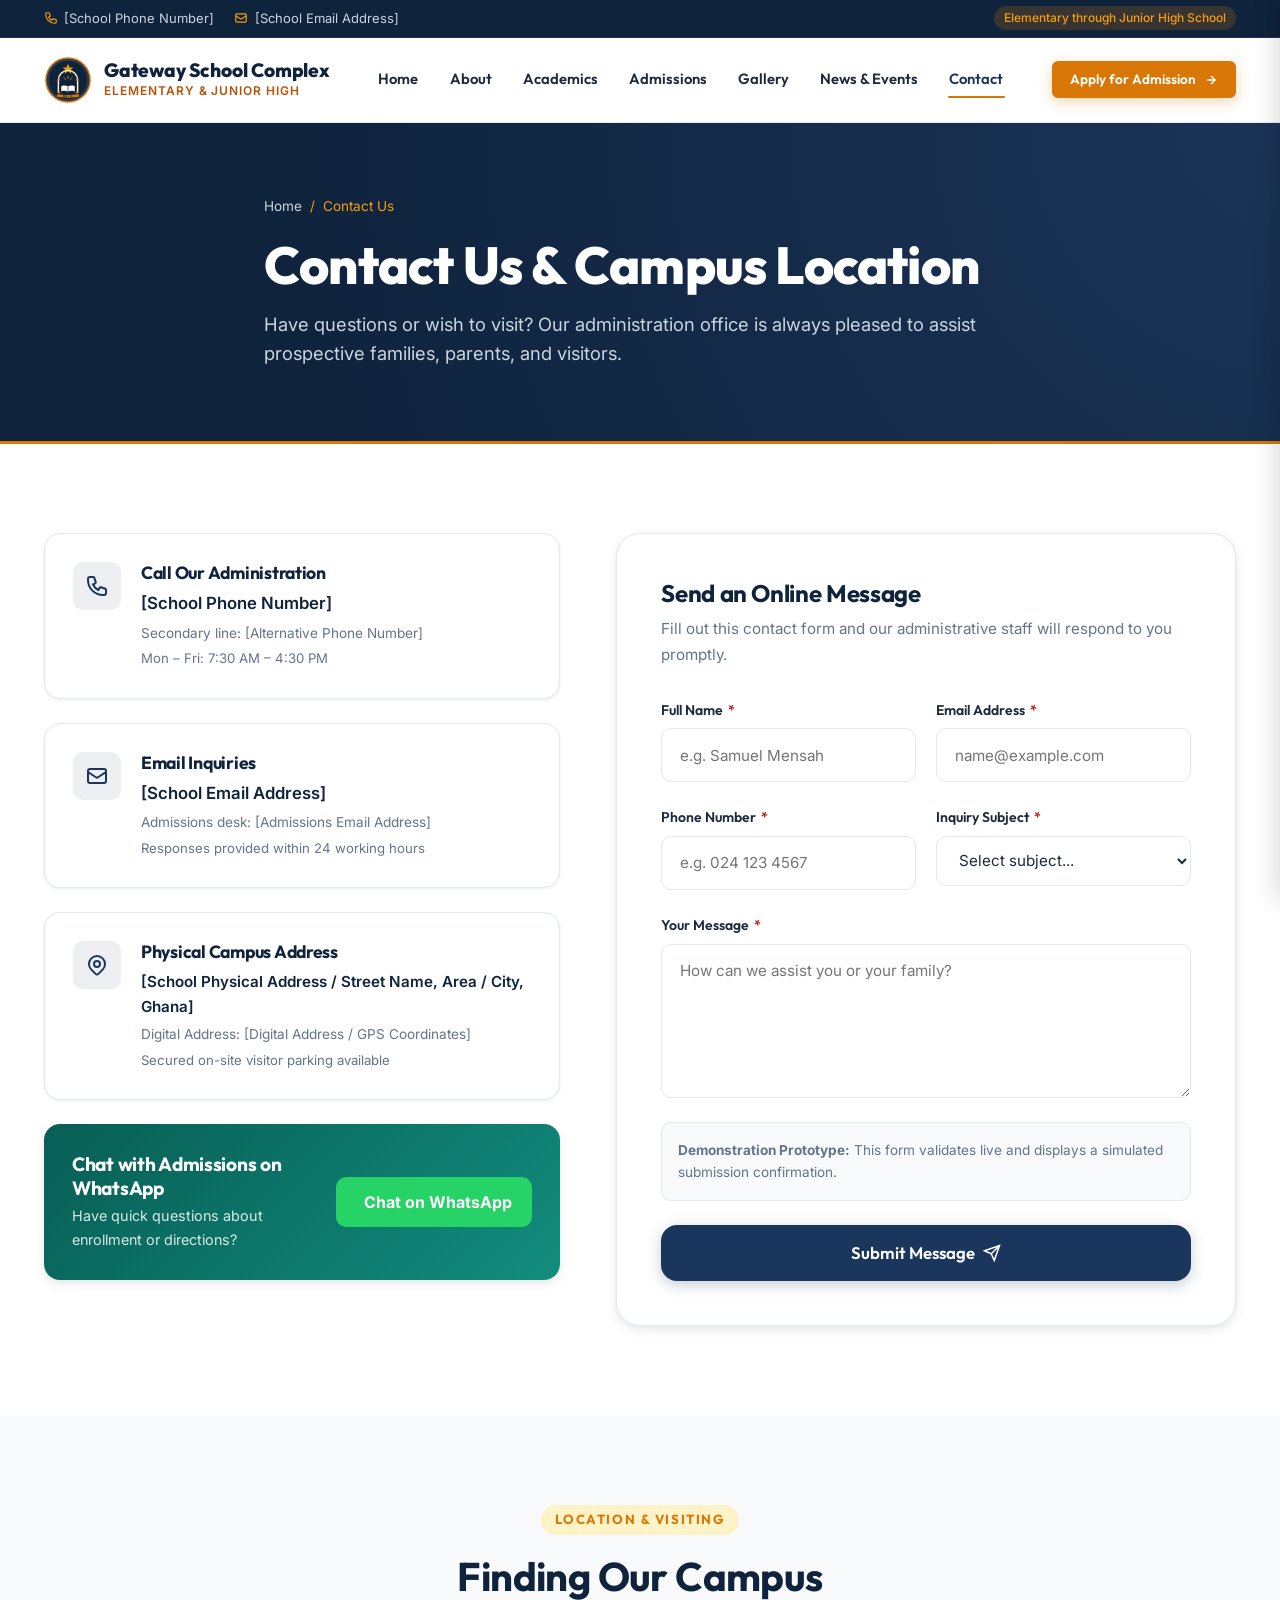
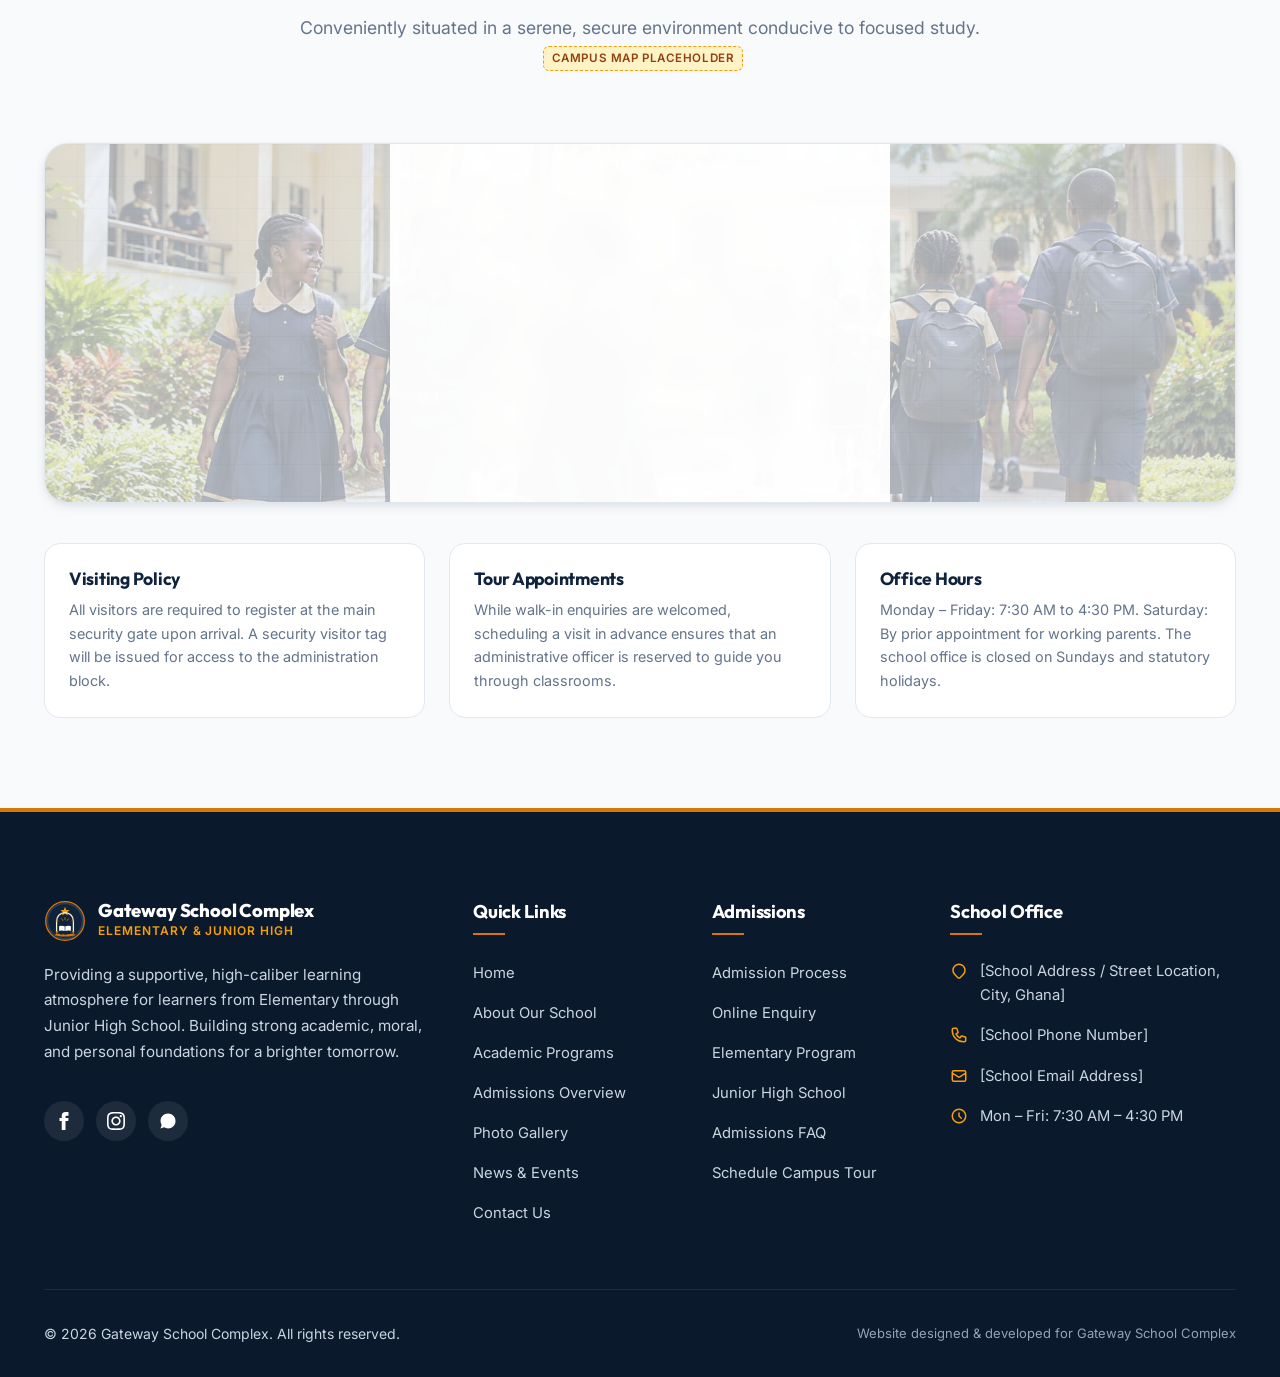
<file: contact.html>
<!DOCTYPE html>
<html lang="en">
<head>
  <meta charset="UTF-8">
  <meta name="viewport" content="width=device-width, initial-scale=1.0">
  <title>Contact Us & Campus Location | Gateway School Complex</title>
  <meta name="description" content="Get in touch with Gateway School Complex. Call our administration office, send an online inquiry, chat on WhatsApp, or plan your campus visit.">
  <meta name="keywords" content="Gateway School Complex, Contact Us, School Phone Number, School Email, Campus Location, Digital Address, Ghana">

  <!-- Open Graph Metadata -->
  <meta property="og:title" content="Contact Us & Campus Location | Gateway School Complex">
  <meta property="og:description" content="Reach our school office, schedule a campus visit, or submit an inquiry for Elementary and JHS admissions.">
  <meta property="og:type" content="website">

  <!-- Google Fonts: Outfit & Inter -->
  <link rel="preconnect" href="https://fonts.googleapis.com">
  <link rel="preconnect" href="https://fonts.gstatic.com" crossorigin>
  <link href="https://fonts.googleapis.com/css2?family=Inter:wght@400;500;600;700&family=Outfit:wght@500;600;700;800;900&display=swap" rel="stylesheet">

  <!-- CSS Design System -->
  <link rel="stylesheet" href="css/variables.css">
  <link rel="stylesheet" href="css/base.css">
  <link rel="stylesheet" href="css/components.css">
  <link rel="stylesheet" href="css/pages.css">
</head>
<body>

  <!-- Top Notification / Quick Contact Strip -->
  <div class="top-bar">
    <div class="container top-bar-inner">
      <div class="top-bar-contact">
        <div class="top-bar-item">
          <svg fill="none" viewBox="0 0 24 24" stroke="currentColor"><path stroke-linecap="round" stroke-linejoin="round" stroke-width="2" d="M3 5a2 2 0 012-2h3.28a1 1 0 01.948.684l1.498 4.493a1 1 0 01-.502 1.21l-2.257 1.13a11.042 11.042 0 005.516 5.516l1.13-2.257a1 1 0 011.21-.502l4.493 1.498a1 1 0 01.684.949V19a2 2 0 01-2 2h-1C9.716 21 3 14.284 3 6V5z"/></svg>
          <span>[School Phone Number]</span>
        </div>
        <div class="top-bar-item">
          <svg fill="none" viewBox="0 0 24 24" stroke="currentColor"><path stroke-linecap="round" stroke-linejoin="round" stroke-width="2" d="M3 8l7.89 5.26a2 2 0 002.22 0L21 8M5 19h14a2 2 0 002-2V7a2 2 0 00-2-2H5a2 2 0 00-2 2v10a2 2 0 002 2z"/></svg>
          <span>[School Email Address]</span>
        </div>
      </div>
      <div class="top-bar-badge">
        <span>Elementary through Junior High School</span>
      </div>
    </div>
  </div>

  <!-- Sticky Main Header & Navigation -->
  <header class="site-header" id="mainHeader">
    <div class="container navbar">
      <a href="index.html" class="brand-link" aria-label="Gateway School Complex Home">
        <div class="brand-crest school-crest-svg" aria-hidden="true"></div>
        <div class="brand-text">
          <span class="brand-title">Gateway School Complex</span>
          <span class="brand-subtitle">Elementary & Junior High</span>
        </div>
      </a>

      <!-- Desktop Navigation Menu -->
      <nav class="nav-menu" aria-label="Main Navigation">
        <a href="index.html" class="nav-link">Home</a>
        <a href="about.html" class="nav-link">About</a>
        <a href="academics.html" class="nav-link">Academics</a>
        <a href="admissions.html" class="nav-link">Admissions</a>
        <a href="gallery.html" class="nav-link">Gallery</a>
        <a href="news.html" class="nav-link">News & Events</a>
        <a href="contact.html" class="nav-link active">Contact</a>
      </nav>

      <!-- Desktop CTA Button -->
      <div class="nav-cta">
        <a href="admissions.html#enquiry" class="btn btn-accent btn-sm">
          Apply for Admission
          <span class="btn-icon">
            <svg width="14" height="14" viewBox="0 0 24 24" fill="none" stroke="currentColor" stroke-width="2.5"><path d="M5 12h14M12 5l7 7-7 7"/></svg>
          </span>
        </a>
      </div>

      <!-- Mobile Hamburger Toggle -->
      <button class="menu-toggle" aria-label="Open mobile menu" aria-expanded="false">
        <svg viewBox="0 0 24 24" fill="none" stroke="currentColor" stroke-width="2">
          <line x1="3" y1="12" x2="21" y2="12"></line>
          <line x1="3" y1="6" x2="21" y2="6"></line>
          <line x1="3" y1="18" x2="21" y2="18"></line>
        </svg>
      </button>
    </div>
  </header>

  <!-- Mobile Drawer & Overlay -->
  <div class="mobile-nav-overlay" aria-hidden="true"></div>
  <aside class="mobile-drawer" aria-label="Mobile Navigation">
    <div>
      <div class="mobile-drawer-header">
        <div class="brand-link">
          <div class="brand-crest school-crest-svg" style="width:36px;height:36px;"></div>
          <span class="brand-title" style="font-size:1rem;">Gateway School</span>
        </div>
        <button class="drawer-close" aria-label="Close menu">
          <svg viewBox="0 0 24 24" fill="none" stroke="currentColor" stroke-width="2"><path d="M18 6L6 18M6 6l12 12"/></svg>
        </button>
      </div>

      <nav class="mobile-menu-list">
        <a href="index.html" class="mobile-nav-link">Home</a>
        <a href="about.html" class="mobile-nav-link">About</a>
        <a href="academics.html" class="mobile-nav-link">Academics</a>
        <a href="admissions.html" class="mobile-nav-link">Admissions</a>
        <a href="gallery.html" class="mobile-nav-link">Gallery</a>
        <a href="news.html" class="mobile-nav-link">News & Events</a>
        <a href="contact.html" class="mobile-nav-link active">Contact</a>
      </nav>
    </div>

    <div class="mobile-drawer-footer">
      <a href="admissions.html#enquiry" class="btn btn-accent" style="width:100%;">Apply for Admission</a>
      <div style="font-size:0.8rem; color:var(--color-text-muted); text-align:center;">
        Call: [School Phone Number]
      </div>
    </div>
  </aside>

  <main id="mainContent">

    <!-- 1. Page Hero Banner -->
    <section class="page-hero">
      <div class="page-hero-overlay"></div>
      <div class="container page-hero-content">
        <nav class="breadcrumbs" aria-label="Breadcrumb">
          <a href="index.html">Home</a>
          <span>/</span>
          <span>Contact Us</span>
        </nav>
        <h1>Contact Us & Campus Location</h1>
        <p>Have questions or wish to visit? Our administration office is always pleased to assist prospective families, parents, and visitors.</p>
      </div>
    </section>

    <!-- 2. Contact Information Cards & Direct Form -->
    <section class="section">
      <div class="container">
        
        <div class="contact-layout">
          
          <!-- Left Column: Contact Cards -->
          <div class="contact-info-cards">
            
            <div class="contact-card">
              <div class="contact-card-icon">
                <svg fill="none" viewBox="0 0 24 24" stroke="currentColor" stroke-width="2"><path stroke-linecap="round" stroke-linejoin="round" d="M3 5a2 2 0 012-2h3.28a1 1 0 01.948.684l1.498 4.493a1 1 0 01-.502 1.21l-2.257 1.13a11.042 11.042 0 005.516 5.516l1.13-2.257a1 1 0 011.21-.502l4.493 1.498a1 1 0 01.684.949V19a2 2 0 01-2 2h-1C9.716 21 3 14.284 3 6V5z"/></svg>
              </div>
              <div>
                <h4>Call Our Administration</h4>
                <p style="font-size:1.05rem; font-weight:600; color:var(--color-primary-dark); margin-bottom:0.25rem;">[School Phone Number]</p>
                <p style="font-size:0.85rem; color:var(--color-text-muted);">Secondary line: [Alternative Phone Number]</p>
                <p style="font-size:0.825rem; color:var(--color-text-muted); margin-top:0.25rem;">Mon – Fri: 7:30 AM – 4:30 PM</p>
              </div>
            </div>

            <div class="contact-card">
              <div class="contact-card-icon">
                <svg fill="none" viewBox="0 0 24 24" stroke="currentColor" stroke-width="2"><path stroke-linecap="round" stroke-linejoin="round" d="M3 8l7.89 5.26a2 2 0 002.22 0L21 8M5 19h14a2 2 0 002-2V7a2 2 0 00-2-2H5a2 2 0 00-2 2v10a2 2 0 002 2z"/></svg>
              </div>
              <div>
                <h4>Email Inquiries</h4>
                <p style="font-size:1.05rem; font-weight:600; color:var(--color-primary-dark); margin-bottom:0.25rem;">[School Email Address]</p>
                <p style="font-size:0.85rem; color:var(--color-text-muted);">Admissions desk: [Admissions Email Address]</p>
                <p style="font-size:0.825rem; color:var(--color-text-muted); margin-top:0.25rem;">Responses provided within 24 working hours</p>
              </div>
            </div>

            <div class="contact-card">
              <div class="contact-card-icon">
                <svg fill="none" viewBox="0 0 24 24" stroke="currentColor" stroke-width="2"><path stroke-linecap="round" stroke-linejoin="round" d="M17.657 16.657L13.414 20.9a1.998 1.998 0 01-2.827 0l-4.244-4.243a8 8 0 1111.314 0z"/><path stroke-linecap="round" stroke-linejoin="round" d="M15 11a3 3 0 11-6 0 3 3 0 016 0z"/></svg>
              </div>
              <div>
                <h4>Physical Campus Address</h4>
                <p style="font-size:0.95rem; font-weight:600; color:var(--color-primary-dark); margin-bottom:0.25rem;">[School Physical Address / Street Name, Area / City, Ghana]</p>
                <p style="font-size:0.85rem; color:var(--color-text-muted);">Digital Address: [Digital Address / GPS Coordinates]</p>
                <p style="font-size:0.825rem; color:var(--color-text-muted); margin-top:0.25rem;">Secured on-site visitor parking available</p>
              </div>
            </div>

            <div class="whatsapp-box">
              <div>
                <h4>Chat with Admissions on WhatsApp</h4>
                <p>Have quick questions about enrollment or directions?</p>
              </div>
              <a href="https://wa.me/000000000000" target="_blank" rel="noopener noreferrer" class="btn-whatsapp">
                <svg width="20" height="20" fill="currentColor" viewBox="0 0 24 24"><path d="M17.472 14.382c-.301-.15-1.78-.879-2.056-.979-.276-.101-.476-.15-.677.15-.2.301-.776.979-.952 1.18-.175.2-.351.226-.652.075-.301-.151-1.27-.468-2.42-1.493-.895-.798-1.5-1.784-1.676-2.085-.175-.301-.019-.464.132-.614.136-.135.301-.351.452-.527.15-.175.2-.301.301-.501.101-.2.051-.376-.025-.526-.075-.151-.677-1.632-.927-2.235-.243-.587-.49-.508-.677-.517-.175-.009-.376-.009-.576-.009-.201 0-.527.075-.803.376-.276.301-1.053 1.029-1.053 2.509 0 1.48 1.078 2.91 1.229 3.111.15.2 2.122 3.24 5.141 4.544.718.31 1.279.495 1.716.634.722.23 1.379.197 1.9.119.58-.088 1.78-.727 2.03-1.43.251-.703.251-1.305.176-1.43-.076-.125-.276-.201-.577-.352zM12.04 2C6.516 2 2.028 6.488 2.028 12.012c0 1.947.558 3.766 1.527 5.312L2 22l4.823-1.503a9.96 9.96 0 005.217 1.515c5.524 0 10.012-4.488 10.012-10.012C22.052 6.488 17.564 2 12.04 2z"/></svg>
                Chat on WhatsApp
              </a>
            </div>

          </div>

          <!-- Right Column: Interactive General Message Form -->
          <div style="background-color:var(--color-bg-main); border:1px solid var(--color-border); border-radius:var(--radius-xl); padding: clamp(2rem, 4vw, 2.75rem); box-shadow:var(--shadow-md);">
            <h3 style="font-size:1.5rem; margin-bottom:0.5rem; color:var(--color-primary-dark);">Send an Online Message</h3>
            <p style="font-size:0.95rem; color:var(--color-text-muted); margin-bottom:2rem;">
              Fill out this contact form and our administrative staff will respond to you promptly.
            </p>

            <form id="contactForm" novalidate>
              
              <div class="form-row">
                <div class="form-group">
                  <label for="fullName" class="form-label">Full Name <span class="required">*</span></label>
                  <input type="text" id="fullName" class="form-control" placeholder="e.g. Samuel Mensah" required>
                  <span class="form-error">Please enter your full name.</span>
                </div>

                <div class="form-group">
                  <label for="email" class="form-label">Email Address <span class="required">*</span></label>
                  <input type="email" id="email" class="form-control" placeholder="name@example.com" required>
                  <span class="form-error">Please enter a valid email address.</span>
                </div>
              </div>

              <div class="form-row">
                <div class="form-group">
                  <label for="phone" class="form-label">Phone Number <span class="required">*</span></label>
                  <input type="tel" id="phone" class="form-control" placeholder="e.g. 024 123 4567" required>
                  <span class="form-error">Please enter a valid telephone number.</span>
                </div>

                <div class="form-group">
                  <label for="subject" class="form-label">Inquiry Subject <span class="required">*</span></label>
                  <select id="subject" class="form-control" required>
                    <option value="">Select subject...</option>
                    <option value="Admissions Information">Admissions Information</option>
                    <option value="Elementary Program Inquiry">Elementary Program Inquiry</option>
                    <option value="JHS Program Inquiry">Junior High School (JHS)</option>
                    <option value="Schedule a Campus Visit">Schedule a Campus Visit</option>
                    <option value="General Administration">General Administration</option>
                  </select>
                  <span class="form-error">Please select an inquiry subject.</span>
                </div>
              </div>

              <div class="form-group">
                <label for="message" class="form-label">Your Message <span class="required">*</span></label>
                <textarea id="message" class="form-control" rows="5" placeholder="How can we assist you or your family?" required></textarea>
                <span class="form-error">Please write your message.</span>
              </div>

              <div style="background-color:var(--color-bg-alt); padding:1rem; border-radius:var(--radius-md); border:1px solid var(--color-border); margin-bottom:1.5rem; font-size:0.85rem; color:var(--color-text-muted);">
                <strong>Demonstration Prototype:</strong> This form validates live and displays a simulated submission confirmation.
              </div>

              <button type="submit" class="btn btn-primary btn-lg" style="width:100%;">
                Submit Message
                <span class="btn-icon">
                  <svg width="18" height="18" viewBox="0 0 24 24" fill="none" stroke="currentColor" stroke-width="2"><path d="M22 2L11 13M22 2l-7 20-4-9-9-4 20-7z"/></svg>
                </span>
              </button>

            </form>

          </div>

        </div>

      </div>
    </section>

    <!-- 3. Campus Location Map Placeholder & Directions -->
    <section class="section section-bg-alt">
      <div class="container">
        <div class="section-header">
          <span class="eyebrow">LOCATION & VISITING</span>
          <h2 class="section-title">Finding Our Campus</h2>
          <p class="section-subtitle">
            Conveniently situated in a serene, secure environment conducive to focused study. <span class="placeholder-tag">Campus Map Placeholder</span>
          </p>
        </div>

        <div class="map-placeholder-box" style="position:relative; overflow:hidden;">
          <img src="img/gateway-campus.jpg" alt="Gateway School Complex Campus Grounds" style="position:absolute; inset:0; width:100%; height:100%; object-fit:cover; opacity:0.4;">
          <div class="map-bg-pattern" style="opacity:0.3;"></div>
          
          <div class="map-card-center">
            <div class="map-pin-icon">
              <svg fill="none" viewBox="0 0 24 24" stroke="currentColor" stroke-width="2"><path stroke-linecap="round" stroke-linejoin="round" d="M17.657 16.657L13.414 20.9a1.998 1.998 0 01-2.827 0l-4.244-4.243a8 8 0 1111.314 0z"/><path stroke-linecap="round" stroke-linejoin="round" d="M15 11a3 3 0 11-6 0 3 3 0 016 0z"/></svg>
            </div>
            <h4>Gateway School Complex</h4>
            <p>[School Street Name / Area, City, Ghana]</p>
            <div style="font-size:0.85rem; background:var(--color-accent-soft); color:var(--color-accent-dark); padding:6px 12px; border-radius:var(--radius-full); font-weight:700; display:inline-block; margin-bottom:1rem;">
              GPS: [Digital Address Placeholder]
            </div>
            <p style="font-size:0.8rem; color:var(--color-text-muted); margin-bottom:0;">
              Google Maps & OpenStreetMap embed container ready for live school coordinates.
            </p>
          </div>
        </div>

        <div style="margin-top:2.5rem; display:grid; grid-template-columns: repeat(auto-fit, minmax(280px, 1fr)); gap:1.5rem;">
          
          <div class="card" style="padding:1.5rem;">
            <h4 style="font-size:1.1rem; margin-bottom:0.5rem; color:var(--color-primary-dark);">Visiting Policy</h4>
            <p style="font-size:0.9rem; color:var(--color-text-muted); margin-bottom:0;">
              All visitors are required to register at the main security gate upon arrival. A security visitor tag will be issued for access to the administration block.
            </p>
          </div>

          <div class="card" style="padding:1.5rem;">
            <h4 style="font-size:1.1rem; margin-bottom:0.5rem; color:var(--color-primary-dark);">Tour Appointments</h4>
            <p style="font-size:0.9rem; color:var(--color-text-muted); margin-bottom:0;">
              While walk-in enquiries are welcomed, scheduling a visit in advance ensures that an administrative officer is reserved to guide you through classrooms.
            </p>
          </div>

          <div class="card" style="padding:1.5rem;">
            <h4 style="font-size:1.1rem; margin-bottom:0.5rem; color:var(--color-primary-dark);">Office Hours</h4>
            <p style="font-size:0.9rem; color:var(--color-text-muted); margin-bottom:0;">
              Monday – Friday: 7:30 AM to 4:30 PM. Saturday: By prior appointment for working parents. The school office is closed on Sundays and statutory holidays.
            </p>
          </div>

        </div>

      </div>
    </section>

  </main>

  <!-- Shared Site Footer -->
  <footer class="site-footer">
    <div class="container">
      <div class="footer-top">
        
        <!-- Column 1: School Brand -->
        <div class="footer-brand">
          <a href="index.html" class="brand-link" style="color:#fff;">
            <div class="brand-crest school-crest-svg" style="width:42px;height:42px;"></div>
            <div class="brand-text">
              <span class="brand-title" style="color:#fff; font-size:1.15rem;">Gateway School Complex</span>
              <span class="brand-subtitle" style="color:var(--color-accent-light);">Elementary & Junior High</span>
            </div>
          </a>
          <p>
            Providing a supportive, high-caliber learning atmosphere for learners from Elementary through Junior High School. Building strong academic, moral, and personal foundations for a brighter tomorrow.
          </p>
          <div class="footer-socials">
            <a href="#" class="social-link" aria-label="Facebook"><svg fill="currentColor" viewBox="0 0 24 24"><path d="M9 8H6v4h3v12h5V12h3.642L18 8h-4V6.333C14 5.374 14.5 5 15.688 5H18V0h-3.808C10.597 0 9 1.583 9 4.615V8z"/></svg></a>
            <a href="#" class="social-link" aria-label="Instagram"><svg fill="currentColor" viewBox="0 0 24 24"><path d="M12 2.163c3.204 0 3.584.012 4.85.07 3.252.148 4.771 1.691 4.919 4.919.058 1.265.069 1.645.069 4.849 0 3.205-.012 3.584-.069 4.849-.149 3.225-1.664 4.771-4.919 4.919-1.266.058-1.644.07-4.85.07-3.204 0-3.584-.012-4.849-.07-3.26-.149-4.771-1.699-4.919-4.92-.058-1.265-.07-1.644-.07-4.849 0-3.204.013-3.583.07-4.849.149-3.227 1.664-4.771 4.919-4.919 1.266-.057 1.645-.069 4.849-.069zm0-2.163c-3.259 0-3.667.014-4.947.072-4.358.2-6.78 2.618-6.98 6.98-.059 1.281-.073 1.689-.073 4.948 0 3.259.014 3.668.072 4.948.2 4.358 2.618 6.78 6.98 6.98 1.281.058 1.689.072 4.948.072 3.259 0 3.668-.014 4.948-.072 4.354-.2 6.782-2.618 6.979-6.98.059-1.28.073-1.689.073-4.948 0-3.259-.014-3.667-.072-4.947-.196-4.354-2.617-6.78-6.979-6.98-1.281-.059-1.69-.073-4.949-.073zm0 5.838c-3.403 0-6.162 2.759-6.162 6.162s2.759 6.163 6.162 6.163 6.162-2.759 6.162-6.163c0-3.403-2.759-6.162-6.162-6.162zm0 10.162c-2.209 0-4-1.79-4-4 0-2.209 1.791-4 4-4s4 1.791 4 4c0 2.21-1.791 4-4 4zm6.406-11.845c-.796 0-1.441.645-1.441 1.44s.645 1.44 1.441 1.44c.795 0 1.439-.645 1.439-1.44s-.644-1.44-1.439-1.44z"/></svg></a>
            <a href="#" class="social-link" aria-label="WhatsApp"><svg fill="currentColor" viewBox="0 0 24 24"><path d="M17.472 14.382c-.301-.15-1.78-.879-2.056-.979-.276-.101-.476-.15-.677.15-.2.301-.776.979-.952 1.18-.175.2-.351.226-.652.075-.301-.151-1.27-.468-2.42-1.493-.895-.798-1.5-1.784-1.676-2.085-.175-.301-.019-.464.132-.614.136-.135.301-.351.452-.527.15-.175.2-.301.301-.501.101-.2.051-.376-.025-.526-.075-.151-.677-1.632-.927-2.235-.243-.587-.49-.508-.677-.517-.175-.009-.376-.009-.576-.009-.201 0-.527.075-.803.376-.276.301-1.053 1.029-1.053 2.509 0 1.48 1.078 2.91 1.229 3.111.15.2 2.122 3.24 5.141 4.544.718.31 1.279.495 1.716.634.722.23 1.379.197 1.9.119.58-.088 1.78-.727 2.03-1.43.251-.703.251-1.305.176-1.43-.076-.125-.276-.201-.577-.352zM12.04 2C6.516 2 2.028 6.488 2.028 12.012c0 1.947.558 3.766 1.527 5.312L2 22l4.823-1.503a9.96 9.96 0 005.217 1.515c5.524 0 10.012-4.488 10.012-10.012C22.052 6.488 17.564 2 12.04 2z"/></svg></a>
          </div>
        </div>

        <!-- Column 2: Quick Links -->
        <div class="footer-col">
          <h4>Quick Links</h4>
          <ul class="footer-links">
            <li><a href="index.html">Home</a></li>
            <li><a href="about.html">About Our School</a></li>
            <li><a href="academics.html">Academic Programs</a></li>
            <li><a href="admissions.html">Admissions Overview</a></li>
            <li><a href="gallery.html">Photo Gallery</a></li>
            <li><a href="news.html">News & Events</a></li>
            <li><a href="contact.html">Contact Us</a></li>
          </ul>
        </div>

        <!-- Column 3: Admissions & Levels -->
        <div class="footer-col">
          <h4>Admissions</h4>
          <ul class="footer-links">
            <li><a href="admissions.html">Admission Process</a></li>
            <li><a href="admissions.html#enquiry">Online Enquiry</a></li>
            <li><a href="academics.html#elementary">Elementary Program</a></li>
            <li><a href="academics.html#jhs">Junior High School</a></li>
            <li><a href="admissions.html#faqs">Admissions FAQ</a></li>
            <li><a href="contact.html">Schedule Campus Tour</a></li>
          </ul>
        </div>

        <!-- Column 4: School Office -->
        <div class="footer-col">
          <h4>School Office</h4>
          <div class="footer-contact-list">
            <div class="footer-contact-item">
              <svg fill="none" viewBox="0 0 24 24" stroke="currentColor"><path stroke-linecap="round" stroke-linejoin="round" stroke-width="2" d="M17.657 16.657L13.414 20.9a1.998 1.998 0 01-2.827 0l-4.244-4.243a8 8 0 1111.314 0z"/></svg>
              <span>[School Address / Street Location, City, Ghana]</span>
            </div>
            <div class="footer-contact-item">
              <svg fill="none" viewBox="0 0 24 24" stroke="currentColor"><path stroke-linecap="round" stroke-linejoin="round" stroke-width="2" d="M3 5a2 2 0 012-2h3.28a1 1 0 01.948.684l1.498 4.493a1 1 0 01-.502 1.21l-2.257 1.13a11.042 11.042 0 005.516 5.516l1.13-2.257a1 1 0 011.21-.502l4.493 1.498a1 1 0 01.684.949V19a2 2 0 01-2 2h-1C9.716 21 3 14.284 3 6V5z"/></svg>
              <span>[School Phone Number]</span>
            </div>
            <div class="footer-contact-item">
              <svg fill="none" viewBox="0 0 24 24" stroke="currentColor"><path stroke-linecap="round" stroke-linejoin="round" stroke-width="2" d="M3 8l7.89 5.26a2 2 0 002.22 0L21 8M5 19h14a2 2 0 002-2V7a2 2 0 00-2-2H5a2 2 0 00-2 2v10a2 2 0 002 2z"/></svg>
              <span>[School Email Address]</span>
            </div>
            <div class="footer-contact-item">
              <svg fill="none" viewBox="0 0 24 24" stroke="currentColor"><path stroke-linecap="round" stroke-linejoin="round" stroke-width="2" d="M12 8v4l3 3m6-3a9 9 0 11-18 0 9 9 0 0118 0z"/></svg>
              <span>Mon – Fri: 7:30 AM – 4:30 PM</span>
            </div>
          </div>
        </div>

      </div>

      <div class="footer-bottom">
        <div>© 2026 Gateway School Complex. All rights reserved.</div>
        <div class="footer-dev-credit">Website designed & developed for Gateway School Complex</div>
      </div>
    </div>
  </footer>

  <!-- Scripts -->
  <script src="js/school-data.js"></script>
  <script src="js/main.js"></script>
</body>
</html>
</file>
<file: css/variables.css>
/* ==========================================================================
   GATEWAY SCHOOL COMPLEX — DESIGN TOKENS & CSS VARIABLES
   ========================================================================== */

:root {
  /* Brand Palette */
  --color-primary: #1A365D;          /* Deep Navy */
  --color-primary-dark: #0F233D;     /* Midnight Navy */
  --color-primary-light: #2A4D7F;    /* Soft Navy / Slate Blue */
  --color-primary-hover: #142847;
  
  --color-accent: #D97706;           /* Warm Amber Gold */
  --color-accent-light: #F59E0B;     /* Radiant Gold */
  --color-accent-dark: #B45309;      /* Deep Gold / Bronze */
  --color-accent-soft: #FEF3C7;      /* Warm Gold Cream */
  --color-accent-hover: #C26505;

  /* Neutral Surface & Background Colors */
  --color-bg-main: #FFFFFF;
  --color-bg-alt: #F8FAFC;          /* Clean Slate Tint */
  --color-bg-subtle: #F1F5F9;       /* Muted Surface */
  --color-bg-dark: #0B192C;         /* Rich Dark Footer/Hero background */

  /* Text & Typography Colors */
  --color-text-main: #1E293B;       /* Dark Charcoal */
  --color-text-muted: #64748B;      /* Slate Gray */
  --color-text-light: #94A3B8;      /* Light Slate */
  --color-text-white: #FFFFFF;
  --color-text-white-muted: #CBD5E1;

  /* State & Utility Colors */
  --color-border: #E2E8F0;
  --color-border-focus: #3B82F6;
  --color-success: #15803D;
  --color-success-bg: #DCFCE7;
  --color-warning: #B45309;
  --color-warning-bg: #FEF3C7;
  --color-danger: #B91C1C;
  --color-danger-bg: #FEE2E2;

  /* Typography */
  --font-heading: 'Outfit', 'Poppins', -apple-system, BlinkMacSystemFont, "Segoe UI", Roboto, sans-serif;
  --font-body: 'Inter', -apple-system, BlinkMacSystemFont, "Segoe UI", Roboto, Helvetica, Arial, sans-serif;

  /* Spacing Scale */
  --space-2xs: 0.25rem;  /* 4px */
  --space-xs: 0.5rem;    /* 8px */
  --space-sm: 0.75rem;   /* 12px */
  --space-md: 1rem;      /* 16px */
  --space-lg: 1.5rem;    /* 24px */
  --space-xl: 2rem;      /* 32px */
  --space-2xl: 3rem;     /* 48px */
  --space-3xl: 4.5rem;   /* 72px */
  --space-4xl: 6rem;     /* 96px */

  /* Container Widths */
  --container-max: 1240px;
  --container-narrow: 860px;
  --container-padding: 1.5rem;

  /* Border Radii */
  --radius-sm: 6px;
  --radius-md: 10px;
  --radius-lg: 16px;
  --radius-xl: 24px;
  --radius-full: 9999px;

  /* Shadows */
  --shadow-sm: 0 1px 3px rgba(15, 23, 42, 0.08);
  --shadow-md: 0 4px 12px rgba(15, 23, 42, 0.08), 0 2px 4px rgba(15, 23, 42, 0.04);
  --shadow-lg: 0 12px 28px rgba(15, 23, 42, 0.1), 0 4px 10px rgba(15, 23, 42, 0.04);
  --shadow-xl: 0 20px 40px rgba(15, 23, 42, 0.15), 0 8px 16px rgba(15, 23, 42, 0.06);

  /* Transitions */
  --transition-fast: 0.15s ease;
  --transition-base: 0.25s ease;
  --transition-slow: 0.4s cubic-bezier(0.16, 1, 0.3, 1);

  /* Header Height */
  --header-height: 84px;
}
</file>
<file: css/base.css>
/* ==========================================================================
   GATEWAY SCHOOL COMPLEX — BASE STYLES & RESET
   ========================================================================== */

/* Modern CSS Reset */
*, *::before, *::after {
  box-sizing: border-box;
  margin: 0;
  padding: 0;
}

html {
  font-size: 16px;
  scroll-behavior: smooth;
  -webkit-text-size-adjust: 100%;
}

body {
  font-family: var(--font-body);
  font-size: 1rem;
  line-height: 1.65;
  color: var(--color-text-main);
  background-color: var(--color-bg-main);
  text-rendering: optimizeLegibility;
  -webkit-font-smoothing: antialiased;
  -moz-osx-font-smoothing: grayscale;
  overflow-x: hidden;
}

/* Headings */
h1, h2, h3, h4, h5, h6 {
  font-family: var(--font-heading);
  color: var(--color-primary-dark);
  font-weight: 700;
  line-height: 1.25;
  letter-spacing: -0.015em;
  margin-bottom: var(--space-sm);
}

h1 { font-size: clamp(2.25rem, 5vw, 3.5rem); font-weight: 800; }
h2 { font-size: clamp(1.75rem, 3.8vw, 2.5rem); }
h3 { font-size: clamp(1.35rem, 2.5vw, 1.75rem); }
h4 { font-size: 1.2rem; }
h5 { font-size: 1rem; }
h6 { font-size: 0.875rem; text-transform: uppercase; letter-spacing: 0.05em; }

p {
  margin-bottom: var(--space-md);
  color: var(--color-text-main);
}

p.lead {
  font-size: 1.15rem;
  line-height: 1.75;
  color: var(--color-text-muted);
}

a {
  color: var(--color-primary);
  text-decoration: none;
  transition: color var(--transition-fast);
}

a:hover {
  color: var(--color-accent);
}

img, picture, video, svg {
  display: block;
  max-width: 100%;
  height: auto;
}

ul, ol {
  list-style: none;
}

button, input, select, textarea {
  font: inherit;
}

/* Accessibility: Visible Focus States */
:focus-visible {
  outline: 2px solid var(--color-accent);
  outline-offset: 3px;
}

/* Screen Reader Only Utility */
.sr-only {
  position: absolute;
  width: 1px;
  height: 1px;
  padding: 0;
  margin: -1px;
  overflow: hidden;
  clip: rect(0, 0, 0, 0);
  white-space: nowrap;
  border: 0;
}

/* Layout Containers */
.container {
  width: 100%;
  max-width: var(--container-max);
  margin-left: auto;
  margin-right: auto;
  padding-left: var(--container-padding);
  padding-right: var(--container-padding);
}

.container-narrow {
  width: 100%;
  max-width: var(--container-narrow);
  margin-left: auto;
  margin-right: auto;
  padding-left: var(--container-padding);
  padding-right: var(--container-padding);
}

/* Section Spacing */
.section {
  padding-top: clamp(3.5rem, 7vw, 6rem);
  padding-bottom: clamp(3.5rem, 7vw, 6rem);
  position: relative;
}

.section-bg-alt {
  background-color: var(--color-bg-alt);
}

.section-bg-primary {
  background-color: var(--color-primary-dark);
  color: var(--color-text-white);
}

.section-bg-primary h2,
.section-bg-primary h3,
.section-bg-primary p {
  color: var(--color-text-white);
}

/* Section Header Typography */
.section-header {
  text-align: center;
  max-width: 720px;
  margin: 0 auto var(--space-3xl) auto;
}

.section-header.text-left {
  text-align: left;
  margin-left: 0;
}

.eyebrow {
  display: inline-block;
  font-family: var(--font-heading);
  font-size: 0.825rem;
  font-weight: 700;
  letter-spacing: 0.12em;
  text-transform: uppercase;
  color: var(--color-accent);
  margin-bottom: var(--space-xs);
  padding: 4px 14px;
  background-color: var(--color-accent-soft);
  border-radius: var(--radius-full);
}

.section-bg-primary .eyebrow {
  background-color: rgba(245, 158, 11, 0.15);
  color: var(--color-accent-light);
  border: 1px solid rgba(245, 158, 11, 0.3);
}

.section-title {
  margin-top: var(--space-xs);
  margin-bottom: var(--space-sm);
}

.section-subtitle {
  color: var(--color-text-muted);
  font-size: 1.1rem;
  margin-bottom: 0;
}

.section-bg-primary .section-subtitle {
  color: var(--color-text-white-muted);
}

/* Placeholder Notification Callout */
.placeholder-tag {
  display: inline-flex;
  align-items: center;
  gap: 6px;
  font-size: 0.725rem;
  font-weight: 600;
  letter-spacing: 0.05em;
  text-transform: uppercase;
  padding: 2px 8px;
  background-color: #FEF3C7;
  color: #92400E;
  border: 1px dashed #F59E0B;
  border-radius: var(--radius-sm);
  margin-left: 6px;
  vertical-align: middle;
}
</file>
<file: css/components.css>
/* ==========================================================================
   GATEWAY SCHOOL COMPLEX — COMPONENTS
   ========================================================================== */

/* --------------------------------------------------------------------------
   Buttons & Links
   -------------------------------------------------------------------------- */
.btn {
  display: inline-flex;
  align-items: center;
  justify-content: center;
  gap: 0.5rem;
  padding: 0.8rem 1.6rem;
  font-family: var(--font-heading);
  font-size: 0.95rem;
  font-weight: 600;
  line-height: 1.2;
  border-radius: var(--radius-md);
  border: 2px solid transparent;
  cursor: pointer;
  text-decoration: none;
  transition: all var(--transition-base);
  white-space: nowrap;
}

.btn:active {
  transform: translateY(1px);
}

.btn-primary {
  background-color: var(--color-primary);
  color: var(--color-text-white);
  border-color: var(--color-primary);
  box-shadow: 0 4px 14px rgba(26, 54, 93, 0.25);
}

.btn-primary:hover {
  background-color: var(--color-primary-dark);
  border-color: var(--color-primary-dark);
  color: var(--color-text-white);
  transform: translateY(-2px);
  box-shadow: 0 6px 20px rgba(26, 54, 93, 0.35);
}

.btn-accent {
  background-color: var(--color-accent);
  color: var(--color-text-white);
  border-color: var(--color-accent);
  box-shadow: 0 4px 14px rgba(217, 119, 6, 0.3);
}

.btn-accent:hover {
  background-color: var(--color-accent-hover);
  border-color: var(--color-accent-hover);
  color: var(--color-text-white);
  transform: translateY(-2px);
  box-shadow: 0 6px 20px rgba(217, 119, 6, 0.4);
}

.btn-outline-white {
  background-color: transparent;
  color: var(--color-text-white);
  border-color: rgba(255, 255, 255, 0.85);
  backdrop-filter: blur(4px);
}

.btn-outline-white:hover {
  background-color: var(--color-text-white);
  color: var(--color-primary-dark);
  border-color: var(--color-text-white);
  transform: translateY(-2px);
}

.btn-outline-primary {
  background-color: transparent;
  color: var(--color-primary);
  border-color: var(--color-primary);
}

.btn-outline-primary:hover {
  background-color: var(--color-primary);
  color: var(--color-text-white);
  transform: translateY(-2px);
}

.btn-sm {
  padding: 0.5rem 1rem;
  font-size: 0.85rem;
  border-radius: var(--radius-sm);
}

.btn-lg {
  padding: 1rem 2rem;
  font-size: 1.05rem;
  border-radius: var(--radius-lg);
}

.btn-icon {
  display: inline-flex;
  align-items: center;
  transition: transform var(--transition-fast);
}

.btn:hover .btn-icon {
  transform: translateX(4px);
}

/* --------------------------------------------------------------------------
   Header & Sticky Navigation Bar
   -------------------------------------------------------------------------- */
.site-header {
  position: sticky;
  top: 0;
  left: 0;
  width: 100%;
  z-index: 1000;
  background-color: rgba(255, 255, 255, 0.96);
  backdrop-filter: blur(10px);
  border-bottom: 1px solid rgba(226, 232, 240, 0.8);
  transition: all var(--transition-base);
}

.site-header.scrolled {
  box-shadow: var(--shadow-md);
  background-color: rgba(255, 255, 255, 0.98);
}

/* Top Notification / Contact Strip */
.top-bar {
  background-color: var(--color-primary-dark);
  color: var(--color-text-white-muted);
  font-size: 0.8125rem;
  padding: 0.4rem 0;
  border-bottom: 1px solid rgba(255, 255, 255, 0.08);
}

.top-bar-inner {
  display: flex;
  justify-content: space-between;
  align-items: center;
  flex-wrap: wrap;
  gap: 0.5rem;
}

.top-bar-contact {
  display: flex;
  align-items: center;
  gap: 1.25rem;
}

.top-bar-item {
  display: flex;
  align-items: center;
  gap: 0.4rem;
  color: var(--color-text-white-muted);
}

.top-bar-item svg {
  width: 14px;
  height: 14px;
  color: var(--color-accent-light);
}

.top-bar-item a {
  color: var(--color-text-white-muted);
}

.top-bar-item a:hover {
  color: var(--color-accent-light);
}

.top-bar-badge {
  display: inline-flex;
  align-items: center;
  gap: 4px;
  background-color: rgba(217, 119, 6, 0.2);
  color: var(--color-accent-light);
  padding: 2px 10px;
  border-radius: var(--radius-full);
  font-weight: 500;
  font-size: 0.75rem;
}

.navbar {
  display: flex;
  align-items: center;
  justify-content: space-between;
  height: var(--header-height);
  position: relative;
}

.brand-link {
  display: flex;
  align-items: center;
  gap: 0.75rem;
  text-decoration: none;
  color: inherit;
}

.brand-crest {
  width: 48px;
  height: 48px;
  flex-shrink: 0;
}

.brand-text {
  display: flex;
  flex-direction: column;
}

.brand-title {
  font-family: var(--font-heading);
  font-size: 1.2rem;
  font-weight: 800;
  letter-spacing: -0.01em;
  color: var(--color-primary-dark);
  line-height: 1.15;
}

.brand-subtitle {
  font-size: 0.75rem;
  font-weight: 600;
  letter-spacing: 0.08em;
  text-transform: uppercase;
  color: var(--color-accent-dark);
}

/* Nav Menu */
.nav-menu {
  display: flex;
  align-items: center;
  gap: 1.75rem;
}

.nav-link {
  font-family: var(--font-heading);
  font-size: 0.925rem;
  font-weight: 600;
  color: var(--color-text-main);
  padding: 0.4rem 0.1rem;
  position: relative;
  transition: color var(--transition-fast);
}

.nav-link::after {
  content: '';
  position: absolute;
  bottom: 0;
  left: 0;
  width: 0;
  height: 2px;
  background-color: var(--color-accent);
  transition: width var(--transition-base);
  border-radius: var(--radius-full);
}

.nav-link:hover,
.nav-link.active {
  color: var(--color-primary);
}

.nav-link:hover::after,
.nav-link.active::after {
  width: 100%;
}

.nav-cta {
  display: flex;
  align-items: center;
}

/* Hamburger Toggle Button */
.menu-toggle {
  display: none;
  background: none;
  border: none;
  cursor: pointer;
  padding: 0.5rem;
  color: var(--color-primary-dark);
  border-radius: var(--radius-sm);
  transition: background-color var(--transition-fast);
}

.menu-toggle:hover {
  background-color: var(--color-bg-subtle);
}

.menu-toggle svg {
  width: 28px;
  height: 28px;
}

/* Mobile Navigation Drawer */
.mobile-nav-overlay {
  position: fixed;
  top: 0;
  left: 0;
  width: 100%;
  height: 100%;
  background-color: rgba(15, 23, 42, 0.65);
  backdrop-filter: blur(4px);
  z-index: 1100;
  opacity: 0;
  visibility: hidden;
  transition: opacity var(--transition-base), visibility var(--transition-base);
}

.mobile-nav-overlay.active {
  opacity: 1;
  visibility: visible;
}

.mobile-drawer {
  position: fixed;
  top: 0;
  right: 0;
  width: min(85vw, 360px);
  height: 100%;
  background-color: var(--color-bg-main);
  z-index: 1200;
  padding: 2rem 1.5rem;
  display: flex;
  flex-direction: column;
  justify-content: space-between;
  box-shadow: -4px 0 24px rgba(0, 0, 0, 0.15);
  transform: translateX(100%);
  transition: transform var(--transition-slow);
  overflow-y: auto;
}

.mobile-drawer.active {
  transform: translateX(0);
}

.mobile-drawer-header {
  display: flex;
  align-items: center;
  justify-content: space-between;
  padding-bottom: 1.25rem;
  border-bottom: 1px solid var(--color-border);
}

.drawer-close {
  background: none;
  border: none;
  cursor: pointer;
  padding: 0.4rem;
  color: var(--color-text-muted);
  border-radius: var(--radius-sm);
  display: flex;
  align-items: center;
  justify-content: center;
}

.drawer-close:hover {
  background-color: var(--color-bg-subtle);
  color: var(--color-primary-dark);
}

.drawer-close svg {
  width: 24px;
  height: 24px;
}

.mobile-menu-list {
  display: flex;
  flex-direction: column;
  gap: 0.5rem;
  margin-top: 1.5rem;
}

.mobile-nav-link {
  display: block;
  font-family: var(--font-heading);
  font-size: 1.1rem;
  font-weight: 600;
  padding: 0.75rem 0.5rem;
  color: var(--color-text-main);
  border-radius: var(--radius-sm);
  transition: all var(--transition-fast);
}

.mobile-nav-link:hover,
.mobile-nav-link.active {
  color: var(--color-primary);
  background-color: var(--color-bg-subtle);
  padding-left: 1rem;
}

.mobile-drawer-footer {
  margin-top: 2rem;
  padding-top: 1.5rem;
  border-top: 1px solid var(--color-border);
  display: flex;
  flex-direction: column;
  gap: 1rem;
}

/* --------------------------------------------------------------------------
   Cards
   -------------------------------------------------------------------------- */
.card {
  background-color: var(--color-bg-main);
  border-radius: var(--radius-lg);
  border: 1px solid var(--color-border);
  overflow: hidden;
  transition: all var(--transition-base);
  display: flex;
  flex-direction: column;
}

.card:hover {
  transform: translateY(-4px);
  box-shadow: var(--shadow-lg);
  border-color: rgba(217, 119, 6, 0.3);
}

/* Trust / Highlight Cards */
.trust-grid {
  display: grid;
  grid-template-columns: repeat(auto-fit, minmax(240px, 1fr));
  gap: 1.5rem;
  margin-top: -3.5rem;
  position: relative;
  z-index: 20;
}

.trust-card {
  background-color: var(--color-bg-main);
  padding: 2rem 1.75rem;
  border-radius: var(--radius-lg);
  border: 1px solid var(--color-border);
  box-shadow: var(--shadow-md);
  transition: all var(--transition-base);
  display: flex;
  flex-direction: column;
}

.trust-card:hover {
  transform: translateY(-5px);
  box-shadow: var(--shadow-xl);
  border-color: var(--color-accent-light);
}

.trust-icon-box {
  width: 52px;
  height: 52px;
  border-radius: var(--radius-md);
  background-color: var(--color-accent-soft);
  color: var(--color-accent-dark);
  display: flex;
  align-items: center;
  justify-content: center;
  margin-bottom: 1.25rem;
}

.trust-icon-box svg {
  width: 28px;
  height: 28px;
}

.trust-card h3 {
  font-size: 1.25rem;
  margin-bottom: 0.5rem;
}

.trust-card p {
  color: var(--color-text-muted);
  font-size: 0.95rem;
  margin-bottom: 0;
  line-height: 1.55;
}

/* Academic Program Cards */
.program-grid {
  display: grid;
  grid-template-columns: repeat(2, 1fr);
  gap: 2rem;
}

.program-card {
  background-color: var(--color-bg-main);
  border-radius: var(--radius-xl);
  border: 1px solid var(--color-border);
  overflow: hidden;
  box-shadow: var(--shadow-md);
  transition: all var(--transition-base);
  display: flex;
  flex-direction: column;
}

.program-card:hover {
  transform: translateY(-6px);
  box-shadow: var(--shadow-xl);
  border-color: var(--color-primary-light);
}

.program-image-wrap {
  position: relative;
  height: 240px;
  overflow: hidden;
}

.program-image-wrap img {
  width: 100%;
  height: 100%;
  object-fit: cover;
  transition: transform var(--transition-slow);
}

.program-card:hover .program-image-wrap img {
  transform: scale(1.04);
}

.program-badge {
  position: absolute;
  top: 1rem;
  left: 1rem;
  background-color: var(--color-primary-dark);
  color: var(--color-text-white);
  padding: 0.35rem 0.9rem;
  border-radius: var(--radius-full);
  font-size: 0.75rem;
  font-weight: 700;
  letter-spacing: 0.05em;
  text-transform: uppercase;
}

.program-card-body {
  padding: 2.25rem;
  display: flex;
  flex-direction: column;
  flex-grow: 1;
}

.program-card-body h3 {
  font-size: 1.6rem;
  margin-bottom: 0.75rem;
}

.program-card-body p {
  color: var(--color-text-muted);
  margin-bottom: 1.5rem;
  line-height: 1.6;
}

.program-features {
  margin-bottom: 2rem;
  margin-top: auto;
  display: flex;
  flex-direction: column;
  gap: 0.65rem;
}

.program-feature-item {
  display: flex;
  align-items: center;
  gap: 0.6rem;
  font-size: 0.925rem;
  font-weight: 500;
  color: var(--color-text-main);
}

.program-feature-item svg {
  width: 18px;
  height: 18px;
  color: var(--color-accent);
  flex-shrink: 0;
}

/* Feature Cards (Why Choose Us) */
.features-grid {
  display: grid;
  grid-template-columns: repeat(auto-fit, minmax(320px, 1fr));
  gap: 1.75rem;
}

.feature-card {
  background-color: var(--color-bg-main);
  padding: 2.25rem 2rem;
  border-radius: var(--radius-lg);
  border: 1px solid var(--color-border);
  box-shadow: var(--shadow-sm);
  transition: all var(--transition-base);
  position: relative;
}

.feature-card:hover {
  transform: translateY(-4px);
  box-shadow: var(--shadow-lg);
  border-color: var(--color-accent-light);
}

.feature-icon-wrapper {
  width: 56px;
  height: 56px;
  border-radius: var(--radius-md);
  background-color: rgba(26, 54, 93, 0.06);
  color: var(--color-primary);
  display: flex;
  align-items: center;
  justify-content: center;
  margin-bottom: 1.25rem;
  transition: all var(--transition-base);
}

.feature-card:hover .feature-icon-wrapper {
  background-color: var(--color-primary);
  color: var(--color-text-white);
  transform: scale(1.05);
}

.feature-icon-wrapper svg {
  width: 28px;
  height: 28px;
}

.feature-card h3 {
  font-size: 1.25rem;
  margin-bottom: 0.65rem;
}

.feature-card p {
  color: var(--color-text-muted);
  font-size: 0.95rem;
  line-height: 1.6;
  margin-bottom: 0;
}

/* Admissions Process Stepper Cards */
.steps-grid {
  display: grid;
  grid-template-columns: repeat(auto-fit, minmax(280px, 1fr));
  gap: 2rem;
  position: relative;
}

.step-card {
  background-color: var(--color-bg-main);
  padding: 2.5rem 2rem;
  border-radius: var(--radius-xl);
  border: 1px solid var(--color-border);
  box-shadow: var(--shadow-md);
  position: relative;
  overflow: hidden;
  transition: all var(--transition-base);
}

.step-card:hover {
  transform: translateY(-5px);
  border-color: var(--color-accent);
  box-shadow: var(--shadow-xl);
}

.step-number {
  font-family: var(--font-heading);
  font-size: 3.5rem;
  font-weight: 800;
  line-height: 1;
  color: rgba(217, 119, 6, 0.15);
  position: absolute;
  top: 1.25rem;
  right: 1.5rem;
}

.step-card h3 {
  font-size: 1.35rem;
  margin-top: 0.5rem;
  margin-bottom: 0.75rem;
}

.step-card p {
  color: var(--color-text-muted);
  font-size: 0.95rem;
  line-height: 1.6;
  margin-bottom: 0;
}

/* News Cards */
.news-grid {
  display: grid;
  grid-template-columns: repeat(auto-fit, minmax(320px, 1fr));
  gap: 2rem;
}

.news-card {
  background-color: var(--color-bg-main);
  border-radius: var(--radius-lg);
  border: 1px solid var(--color-border);
  overflow: hidden;
  box-shadow: var(--shadow-sm);
  transition: all var(--transition-base);
  display: flex;
  flex-direction: column;
}

.news-card:hover {
  transform: translateY(-4px);
  box-shadow: var(--shadow-lg);
  border-color: var(--color-primary-light);
}

.news-image-wrap {
  position: relative;
  height: 200px;
  overflow: hidden;
}

.news-image-wrap img {
  width: 100%;
  height: 100%;
  object-fit: cover;
  transition: transform var(--transition-slow);
}

.news-card:hover .news-image-wrap img {
  transform: scale(1.05);
}

.news-category {
  position: absolute;
  top: 1rem;
  left: 1rem;
  background-color: var(--color-accent);
  color: var(--color-text-white);
  padding: 0.25rem 0.75rem;
  border-radius: var(--radius-full);
  font-size: 0.75rem;
  font-weight: 700;
  text-transform: uppercase;
}

.news-card-body {
  padding: 1.75rem;
  display: flex;
  flex-direction: column;
  flex-grow: 1;
}

.news-meta {
  display: flex;
  align-items: center;
  gap: 0.75rem;
  font-size: 0.825rem;
  color: var(--color-text-muted);
  margin-bottom: 0.75rem;
}

.news-card h3 {
  font-size: 1.25rem;
  margin-bottom: 0.75rem;
  line-height: 1.35;
}

.news-card p {
  color: var(--color-text-muted);
  font-size: 0.925rem;
  line-height: 1.6;
  margin-bottom: 1.25rem;
  flex-grow: 1;
}

.news-card-action {
  margin-top: auto;
}

/* Testimonial Cards */
.testimonials-grid {
  display: grid;
  grid-template-columns: repeat(auto-fit, minmax(320px, 1fr));
  gap: 2rem;
}

.testimonial-card {
  background-color: var(--color-bg-main);
  padding: 2.5rem 2rem;
  border-radius: var(--radius-xl);
  border: 1px solid var(--color-border);
  box-shadow: var(--shadow-sm);
  display: flex;
  flex-direction: column;
  position: relative;
  transition: all var(--transition-base);
}

.testimonial-card:hover {
  transform: translateY(-4px);
  box-shadow: var(--shadow-lg);
  border-color: var(--color-accent-light);
}

.testimonial-quote-icon {
  width: 36px;
  height: 36px;
  color: var(--color-accent);
  margin-bottom: 1.25rem;
  opacity: 0.7;
}

.testimonial-quote-icon svg {
  width: 100%;
  height: 100%;
}

.testimonial-text {
  font-style: italic;
  font-size: 1.05rem;
  line-height: 1.7;
  color: var(--color-text-main);
  margin-bottom: 1.75rem;
  flex-grow: 1;
}

.testimonial-author {
  display: flex;
  align-items: center;
  gap: 1rem;
  margin-top: auto;
  padding-top: 1.25rem;
  border-top: 1px solid var(--color-border);
}

.author-avatar {
  width: 48px;
  height: 48px;
  border-radius: var(--radius-full);
  background-color: var(--color-primary-light);
  color: var(--color-text-white);
  display: flex;
  align-items: center;
  justify-content: center;
  font-family: var(--font-heading);
  font-weight: 700;
  font-size: 1.1rem;
}

.author-info h4 {
  font-size: 1rem;
  margin-bottom: 0.15rem;
}

.author-info span {
  font-size: 0.8125rem;
  color: var(--color-text-muted);
}

/* --------------------------------------------------------------------------
   Forms & Controls
   -------------------------------------------------------------------------- */
.form-group {
  margin-bottom: 1.5rem;
  display: flex;
  flex-direction: column;
  gap: 0.4rem;
}

.form-label {
  font-family: var(--font-heading);
  font-size: 0.875rem;
  font-weight: 600;
  color: var(--color-text-main);
}

.form-label .required {
  color: var(--color-danger);
  margin-left: 2px;
}

.form-control {
  width: 100%;
  padding: 0.85rem 1.1rem;
  font-size: 0.95rem;
  color: var(--color-text-main);
  background-color: var(--color-bg-main);
  border: 1.5px solid var(--color-border);
  border-radius: var(--radius-md);
  transition: all var(--transition-fast);
}

.form-control:focus {
  outline: none;
  border-color: var(--color-primary);
  box-shadow: 0 0 0 3px rgba(26, 54, 93, 0.12);
}

.form-control.is-invalid {
  border-color: var(--color-danger);
  background-color: #FFF5F5;
}

.form-error {
  font-size: 0.8125rem;
  color: var(--color-danger);
  display: none;
  margin-top: 0.25rem;
}

.form-control.is-invalid + .form-error {
  display: block;
}

.form-row {
  display: grid;
  grid-template-columns: repeat(2, 1fr);
  gap: 1.25rem;
}

textarea.form-control {
  min-height: 120px;
  resize: vertical;
}

/* --------------------------------------------------------------------------
   Modal & Lightbox System
   -------------------------------------------------------------------------- */
.modal-overlay {
  position: fixed;
  top: 0;
  left: 0;
  width: 100%;
  height: 100%;
  background-color: rgba(15, 23, 42, 0.75);
  backdrop-filter: blur(6px);
  z-index: 2000;
  display: flex;
  align-items: center;
  justify-content: center;
  padding: 1.5rem;
  opacity: 0;
  visibility: hidden;
  transition: opacity var(--transition-base), visibility var(--transition-base);
}

.modal-overlay.active {
  opacity: 1;
  visibility: visible;
}

.modal-dialog {
  background-color: var(--color-bg-main);
  width: 100%;
  max-width: 600px;
  border-radius: var(--radius-xl);
  box-shadow: var(--shadow-xl);
  overflow: hidden;
  transform: translateY(20px) scale(0.97);
  transition: transform var(--transition-slow);
  position: relative;
  max-height: 90vh;
  display: flex;
  flex-direction: column;
}

.modal-overlay.active .modal-dialog {
  transform: translateY(0) scale(1);
}

.modal-dialog-large {
  max-width: 820px;
}

.modal-header {
  padding: 1.5rem 1.75rem;
  border-bottom: 1px solid var(--color-border);
  display: flex;
  align-items: center;
  justify-content: space-between;
}

.modal-title {
  font-size: 1.35rem;
  margin-bottom: 0;
}

.modal-close-btn {
  background: none;
  border: none;
  cursor: pointer;
  padding: 0.4rem;
  color: var(--color-text-muted);
  border-radius: var(--radius-sm);
  display: flex;
  align-items: center;
  justify-content: center;
  transition: all var(--transition-fast);
}

.modal-close-btn:hover {
  background-color: var(--color-bg-subtle);
  color: var(--color-primary-dark);
}

.modal-close-btn svg {
  width: 22px;
  height: 22px;
}

.modal-body {
  padding: 1.75rem;
  overflow-y: auto;
}

.modal-footer {
  padding: 1.25rem 1.75rem;
  border-top: 1px solid var(--color-border);
  background-color: var(--color-bg-alt);
  display: flex;
  justify-content: flex-end;
  gap: 0.75rem;
}

/* Lightbox Specifics */
.lightbox-dialog {
  background: transparent;
  max-width: 960px;
  box-shadow: none;
}

.lightbox-content {
  position: relative;
  display: flex;
  flex-direction: column;
  align-items: center;
}

.lightbox-image-wrap {
  width: 100%;
  max-height: 70vh;
  display: flex;
  align-items: center;
  justify-content: center;
  border-radius: var(--radius-lg);
  overflow: hidden;
  box-shadow: 0 25px 50px -12px rgba(0, 0, 0, 0.5);
  background-color: #000;
}

.lightbox-image-wrap img {
  max-width: 100%;
  max-height: 70vh;
  object-fit: contain;
}

.lightbox-info {
  background-color: rgba(15, 23, 42, 0.85);
  backdrop-filter: blur(8px);
  color: var(--color-text-white);
  padding: 1rem 1.5rem;
  border-radius: var(--radius-md);
  margin-top: 1rem;
  width: 100%;
  display: flex;
  justify-content: space-between;
  align-items: center;
}

.lightbox-info h4 {
  color: var(--color-text-white);
  margin-bottom: 0.2rem;
  font-size: 1.1rem;
}

.lightbox-info p {
  color: var(--color-text-white-muted);
  margin-bottom: 0;
  font-size: 0.875rem;
}

.lightbox-nav-btn {
  position: absolute;
  top: 50%;
  transform: translateY(-50%);
  background-color: rgba(255, 255, 255, 0.25);
  backdrop-filter: blur(4px);
  border: none;
  color: var(--color-text-white);
  width: 48px;
  height: 48px;
  border-radius: var(--radius-full);
  display: flex;
  align-items: center;
  justify-content: center;
  cursor: pointer;
  transition: all var(--transition-fast);
}

.lightbox-nav-btn:hover {
  background-color: rgba(255, 255, 255, 0.45);
}

.lightbox-nav-prev { left: -60px; }
.lightbox-nav-next { right: -60px; }

/* --------------------------------------------------------------------------
   Toast Notification System
   -------------------------------------------------------------------------- */
.toast-container {
  position: fixed;
  bottom: 2rem;
  right: 2rem;
  z-index: 3000;
  display: flex;
  flex-direction: column;
  gap: 0.75rem;
  pointer-events: none;
}

.toast {
  pointer-events: auto;
  background-color: var(--color-primary-dark);
  color: var(--color-text-white);
  padding: 1rem 1.4rem;
  border-radius: var(--radius-md);
  box-shadow: var(--shadow-xl);
  display: flex;
  align-items: center;
  gap: 0.75rem;
  font-size: 0.925rem;
  font-weight: 500;
  transform: translateY(20px);
  opacity: 0;
  transition: all var(--transition-base);
  border-left: 4px solid var(--color-accent);
}

.toast.show {
  transform: translateY(0);
  opacity: 1;
}

/* --------------------------------------------------------------------------
   Accordion System
   -------------------------------------------------------------------------- */
.accordion {
  display: flex;
  flex-direction: column;
  gap: 1rem;
}

.accordion-item {
  border: 1px solid var(--color-border);
  border-radius: var(--radius-md);
  background-color: var(--color-bg-main);
  overflow: hidden;
  transition: all var(--transition-fast);
}

.accordion-item.active {
  border-color: var(--color-primary-light);
  box-shadow: var(--shadow-sm);
}

.accordion-header {
  padding: 1.25rem 1.5rem;
  background: none;
  border: none;
  width: 100%;
  display: flex;
  align-items: center;
  justify-content: space-between;
  cursor: pointer;
  text-align: left;
  font-family: var(--font-heading);
  font-size: 1.1rem;
  font-weight: 600;
  color: var(--color-primary-dark);
}

.accordion-icon {
  width: 20px;
  height: 20px;
  color: var(--color-accent);
  transition: transform var(--transition-base);
}

.accordion-item.active .accordion-icon {
  transform: rotate(180deg);
}

.accordion-body {
  padding: 0 1.5rem 1.5rem 1.5rem;
  color: var(--color-text-muted);
  line-height: 1.65;
  display: none;
}

.accordion-item.active .accordion-body {
  display: block;
}

/* --------------------------------------------------------------------------
   Footer
   -------------------------------------------------------------------------- */
.site-footer {
  background-color: var(--color-bg-dark);
  color: var(--color-text-white-muted);
  padding-top: clamp(4rem, 8vw, 5.5rem);
  padding-bottom: 2rem;
  border-top: 4px solid var(--color-accent);
}

.footer-top {
  display: grid;
  grid-template-columns: 2fr 1fr 1fr 1.5fr;
  gap: 3rem;
  margin-bottom: 4rem;
}

.footer-brand {
  display: flex;
  flex-direction: column;
  gap: 1.25rem;
}

.footer-brand .brand-title {
  color: var(--color-text-white);
}

.footer-brand p {
  color: var(--color-text-white-muted);
  font-size: 0.95rem;
  line-height: 1.7;
}

.footer-socials {
  display: flex;
  align-items: center;
  gap: 0.75rem;
}

.social-link {
  width: 40px;
  height: 40px;
  border-radius: var(--radius-full);
  background-color: rgba(255, 255, 255, 0.08);
  color: var(--color-text-white);
  display: flex;
  align-items: center;
  justify-content: center;
  transition: all var(--transition-base);
}

.social-link:hover {
  background-color: var(--color-accent);
  color: var(--color-text-white);
  transform: translateY(-3px);
}

.social-link svg {
  width: 18px;
  height: 18px;
}

.footer-col h4 {
  color: var(--color-text-white);
  font-size: 1.15rem;
  margin-bottom: 1.5rem;
  position: relative;
  padding-bottom: 0.75rem;
}

.footer-col h4::after {
  content: '';
  position: absolute;
  bottom: 0;
  left: 0;
  width: 32px;
  height: 2px;
  background-color: var(--color-accent);
}

.footer-links {
  display: flex;
  flex-direction: column;
  gap: 0.85rem;
}

.footer-links a {
  color: var(--color-text-white-muted);
  font-size: 0.925rem;
  transition: all var(--transition-fast);
  display: inline-flex;
  align-items: center;
  gap: 0.4rem;
}

.footer-links a:hover {
  color: var(--color-accent-light);
  transform: translateX(4px);
}

.footer-contact-list {
  display: flex;
  flex-direction: column;
  gap: 1rem;
}

.footer-contact-item {
  display: flex;
  align-items: flex-start;
  gap: 0.75rem;
  font-size: 0.925rem;
}

.footer-contact-item svg {
  width: 18px;
  height: 18px;
  color: var(--color-accent-light);
  flex-shrink: 0;
  margin-top: 3px;
}

.footer-bottom {
  padding-top: 2rem;
  border-top: 1px solid rgba(255, 255, 255, 0.08);
  display: flex;
  justify-content: space-between;
  align-items: center;
  flex-wrap: wrap;
  gap: 1rem;
  font-size: 0.875rem;
  color: var(--color-text-white-muted);
}

.footer-dev-credit {
  color: var(--color-text-light);
  font-size: 0.8125rem;
}

/* --------------------------------------------------------------------------
   Responsive Media Queries for Components
   -------------------------------------------------------------------------- */
@media (max-width: 1024px) {
  .nav-menu, .nav-cta {
    display: none;
  }
  .menu-toggle {
    display: block;
  }
  .program-grid {
    grid-template-columns: 1fr;
  }
  .footer-top {
    grid-template-columns: 1fr 1fr;
    gap: 2.5rem;
  }
  .lightbox-nav-prev { left: 10px; }
  .lightbox-nav-next { right: 10px; }
}

@media (max-width: 768px) {
  .top-bar {
    display: none;
  }
  .form-row {
    grid-template-columns: 1fr;
  }
  .footer-top {
    grid-template-columns: 1fr;
    gap: 2.5rem;
  }
  .footer-bottom {
    flex-direction: column;
    text-align: center;
  }
}
</file>
<file: css/pages.css>
/* ==========================================================================
   GATEWAY SCHOOL COMPLEX — PAGE SPECIFIC STYLES
   ========================================================================== */

/* --------------------------------------------------------------------------
   Homepage Hero Section
   -------------------------------------------------------------------------- */
.hero-section {
  position: relative;
  min-height: 85vh;
  display: flex;
  align-items: center;
  background-color: var(--color-primary-dark);
  color: var(--color-text-white);
  padding: 6rem 0 7rem 0;
  overflow: hidden;
}

.hero-background-img {
  position: absolute;
  top: 0;
  left: 0;
  width: 100%;
  height: 100%;
  object-fit: cover;
  object-position: center 25%;
  opacity: 0.28;
  z-index: 1;
  transform: scale(1.02);
  transition: transform 10s ease;
}

.hero-section:hover .hero-background-img {
  transform: scale(1.06);
}

.hero-overlay {
  position: absolute;
  top: 0;
  left: 0;
  width: 100%;
  height: 100%;
  background: linear-gradient(135deg, rgba(15, 35, 61, 0.95) 0%, rgba(26, 54, 93, 0.82) 50%, rgba(15, 35, 61, 0.92) 100%);
  z-index: 2;
}

.hero-content {
  position: relative;
  z-index: 3;
  max-width: 820px;
}

.hero-eyebrow {
  display: inline-flex;
  align-items: center;
  gap: 0.5rem;
  background: rgba(245, 158, 11, 0.15);
  border: 1px solid rgba(245, 158, 11, 0.35);
  color: var(--color-accent-light);
  padding: 0.4rem 1.1rem;
  border-radius: var(--radius-full);
  font-family: var(--font-heading);
  font-size: 0.85rem;
  font-weight: 700;
  letter-spacing: 0.12em;
  text-transform: uppercase;
  margin-bottom: 1.5rem;
  backdrop-filter: blur(4px);
}

.hero-eyebrow svg {
  width: 16px;
  height: 16px;
}

.hero-title {
  color: var(--color-text-white);
  font-size: clamp(2.5rem, 5.5vw, 4rem);
  font-weight: 800;
  line-height: 1.15;
  margin-bottom: 1.5rem;
  letter-spacing: -0.02em;
  text-shadow: 0 2px 10px rgba(0, 0, 0, 0.2);
}

.hero-lead {
  font-size: clamp(1.1rem, 2.2vw, 1.3rem);
  line-height: 1.7;
  color: var(--color-text-white-muted);
  margin-bottom: 2.5rem;
  max-width: 700px;
}

.hero-actions {
  display: flex;
  align-items: center;
  flex-wrap: wrap;
  gap: 1.25rem;
}

.hero-scroll-cue {
  position: absolute;
  bottom: 2rem;
  left: 50%;
  transform: translateX(-50%);
  z-index: 3;
  display: flex;
  flex-direction: column;
  align-items: center;
  gap: 0.4rem;
  color: var(--color-text-white-muted);
  font-size: 0.75rem;
  letter-spacing: 0.1em;
  text-transform: uppercase;
  text-decoration: none;
  transition: all var(--transition-fast);
}

.hero-scroll-cue:hover {
  color: var(--color-accent-light);
}

.scroll-icon {
  width: 20px;
  height: 32px;
  border: 2px solid rgba(255, 255, 255, 0.4);
  border-radius: var(--radius-full);
  display: flex;
  justify-content: center;
  padding-top: 6px;
}

.scroll-icon::before {
  content: '';
  width: 4px;
  height: 6px;
  background-color: var(--color-accent-light);
  border-radius: var(--radius-full);
  animation: scrollBob 2s infinite;
}

@keyframes scrollBob {
  0% { transform: translateY(0); opacity: 1; }
  50% { transform: translateY(8px); opacity: 0.4; }
  100% { transform: translateY(0); opacity: 1; }
}

/* --------------------------------------------------------------------------
   Sub-Page Hero Banner
   -------------------------------------------------------------------------- */
.page-hero {
  position: relative;
  background-color: var(--color-primary-dark);
  color: var(--color-text-white);
  padding: 4.5rem 0;
  border-bottom: 3px solid var(--color-accent);
  overflow: hidden;
}

.page-hero-overlay {
  position: absolute;
  top: 0;
  left: 0;
  width: 100%;
  height: 100%;
  background: radial-gradient(circle at top right, rgba(43, 76, 126, 0.4) 0%, rgba(15, 35, 61, 0.95) 75%);
  z-index: 1;
}

.page-hero-content {
  position: relative;
  z-index: 2;
  max-width: 800px;
}

.breadcrumbs {
  display: flex;
  align-items: center;
  gap: 0.5rem;
  font-size: 0.85rem;
  color: var(--color-text-white-muted);
  margin-bottom: 1rem;
}

.breadcrumbs a {
  color: var(--color-text-white-muted);
}

.breadcrumbs a:hover {
  color: var(--color-accent-light);
}

.breadcrumbs span {
  color: var(--color-accent-light);
}

.page-hero h1 {
  color: var(--color-text-white);
  font-size: clamp(2.2rem, 4.5vw, 3.25rem);
  margin-bottom: 0.75rem;
}

.page-hero p {
  color: var(--color-text-white-muted);
  font-size: 1.15rem;
  line-height: 1.6;
  margin-bottom: 0;
}

/* --------------------------------------------------------------------------
   About Section & Page Elements
   -------------------------------------------------------------------------- */
.about-two-col {
  display: grid;
  grid-template-columns: 1fr 1.1fr;
  gap: 4rem;
  align-items: center;
}

.about-visual {
  position: relative;
}

.about-img-main {
  width: 100%;
  height: 480px;
  object-fit: cover;
  border-radius: var(--radius-xl);
  box-shadow: var(--shadow-xl);
  border: 1px solid var(--color-border);
}

.about-badge-card {
  position: absolute;
  bottom: -1.5rem;
  right: -1.5rem;
  background-color: var(--color-bg-main);
  padding: 1.5rem;
  border-radius: var(--radius-lg);
  box-shadow: var(--shadow-xl);
  border: 1px solid var(--color-border);
  display: flex;
  align-items: center;
  gap: 1rem;
  max-width: 260px;
}

.badge-crest {
  width: 44px;
  height: 44px;
  flex-shrink: 0;
}

.about-badge-card h4 {
  font-size: 0.95rem;
  margin-bottom: 0.2rem;
}

.about-badge-card p {
  font-size: 0.8rem;
  color: var(--color-text-muted);
  margin-bottom: 0;
}

/* Core Values Display */
.values-grid {
  display: grid;
  grid-template-columns: repeat(auto-fit, minmax(200px, 1fr));
  gap: 1.25rem;
  margin-top: 2rem;
}

.value-item {
  background-color: var(--color-bg-alt);
  padding: 1.25rem;
  border-radius: var(--radius-md);
  border: 1px solid var(--color-border);
  display: flex;
  flex-direction: column;
  gap: 0.4rem;
  transition: all var(--transition-fast);
}

.value-item:hover {
  background-color: var(--color-bg-main);
  border-color: var(--color-accent);
  box-shadow: var(--shadow-md);
  transform: translateY(-2px);
}

.value-icon {
  width: 36px;
  height: 36px;
  border-radius: var(--radius-sm);
  background-color: var(--color-accent-soft);
  color: var(--color-accent-dark);
  display: flex;
  align-items: center;
  justify-content: center;
  margin-bottom: 0.25rem;
}

.value-icon svg {
  width: 20px;
  height: 20px;
}

.value-item h4 {
  font-size: 1.05rem;
  margin-bottom: 0.15rem;
}

.value-item p {
  font-size: 0.85rem;
  color: var(--color-text-muted);
  margin-bottom: 0;
  line-height: 1.5;
}

/* Vision & Mission Cards */
.vision-mission-grid {
  display: grid;
  grid-template-columns: repeat(2, 1fr);
  gap: 2rem;
  margin-top: 2rem;
}

.vision-card {
  background-color: var(--color-bg-main);
  padding: 2.5rem;
  border-radius: var(--radius-xl);
  border: 1px solid var(--color-border);
  box-shadow: var(--shadow-md);
  position: relative;
  overflow: hidden;
}

.vision-card::before {
  content: '';
  position: absolute;
  top: 0;
  left: 0;
  width: 6px;
  height: 100%;
  background-color: var(--color-accent);
}

.vision-card.mission::before {
  background-color: var(--color-primary);
}

/* --------------------------------------------------------------------------
   Experience Gateway Grid
   -------------------------------------------------------------------------- */
.experience-grid {
  display: grid;
  grid-template-columns: repeat(3, 1fr);
  gap: 1.5rem;
}

.experience-card {
  position: relative;
  height: 280px;
  border-radius: var(--radius-lg);
  overflow: hidden;
  box-shadow: var(--shadow-md);
  cursor: pointer;
}

.experience-card img {
  width: 100%;
  height: 100%;
  object-fit: cover;
  transition: transform var(--transition-slow);
}

.experience-card:hover img {
  transform: scale(1.08);
}

.experience-card-overlay {
  position: absolute;
  bottom: 0;
  left: 0;
  width: 100%;
  padding: 2rem 1.5rem 1.25rem 1.5rem;
  background: linear-gradient(to top, rgba(15, 23, 42, 0.9) 0%, rgba(15, 23, 42, 0.4) 65%, transparent 100%);
  color: var(--color-text-white);
  transition: all var(--transition-base);
}

.experience-card h4 {
  color: var(--color-text-white);
  font-size: 1.2rem;
  margin-bottom: 0.25rem;
}

.experience-card span {
  font-size: 0.825rem;
  color: var(--color-accent-light);
  font-weight: 500;
  text-transform: uppercase;
  letter-spacing: 0.05em;
}

/* --------------------------------------------------------------------------
   Gallery Page Layout & Filtering
   -------------------------------------------------------------------------- */
.gallery-filter-bar {
  display: flex;
  align-items: center;
  justify-content: center;
  flex-wrap: wrap;
  gap: 0.75rem;
  margin-bottom: 3rem;
}

.filter-btn {
  background-color: var(--color-bg-alt);
  color: var(--color-text-muted);
  border: 1px solid var(--color-border);
  padding: 0.55rem 1.25rem;
  border-radius: var(--radius-full);
  font-family: var(--font-heading);
  font-size: 0.9rem;
  font-weight: 600;
  cursor: pointer;
  transition: all var(--transition-fast);
}

.filter-btn:hover {
  color: var(--color-primary);
  border-color: var(--color-primary-light);
  background-color: #fff;
}

.filter-btn.active {
  background-color: var(--color-primary);
  color: var(--color-text-white);
  border-color: var(--color-primary);
  box-shadow: 0 4px 10px rgba(26, 54, 93, 0.2);
}

.gallery-grid {
  display: grid;
  grid-template-columns: repeat(auto-fill, minmax(280px, 1fr));
  gap: 1.5rem;
}

.gallery-item {
  position: relative;
  height: 260px;
  border-radius: var(--radius-lg);
  overflow: hidden;
  box-shadow: var(--shadow-sm);
  cursor: pointer;
  transition: all var(--transition-base);
}

.gallery-item:hover {
  transform: translateY(-4px);
  box-shadow: var(--shadow-xl);
}

.gallery-item img {
  width: 100%;
  height: 100%;
  object-fit: cover;
  transition: transform var(--transition-slow);
}

.gallery-item:hover img {
  transform: scale(1.08);
}

.gallery-item-info {
  position: absolute;
  inset: 0;
  background: rgba(15, 23, 42, 0.7);
  backdrop-filter: blur(2px);
  display: flex;
  flex-direction: column;
  justify-content: flex-end;
  padding: 1.5rem;
  opacity: 0;
  transition: opacity var(--transition-base);
}

.gallery-item:hover .gallery-item-info {
  opacity: 1;
}

.gallery-item-info h4 {
  color: var(--color-text-white);
  font-size: 1.1rem;
  margin-bottom: 0.2rem;
}

.gallery-item-info p {
  color: var(--color-accent-light);
  font-size: 0.8rem;
  margin-bottom: 0;
  text-transform: uppercase;
  font-weight: 600;
  letter-spacing: 0.05em;
}

/* --------------------------------------------------------------------------
   News & Events Page Layout & Filter
   -------------------------------------------------------------------------- */
.news-search-bar {
  max-width: 500px;
  margin: 0 auto 2.5rem auto;
  position: relative;
}

.news-search-input {
  width: 100%;
  padding: 0.9rem 1.25rem 0.9rem 3rem;
  border-radius: var(--radius-full);
  border: 1.5px solid var(--color-border);
  background-color: var(--color-bg-main);
  box-shadow: var(--shadow-sm);
  font-size: 0.95rem;
  transition: all var(--transition-fast);
}

.news-search-input:focus {
  outline: none;
  border-color: var(--color-primary);
  box-shadow: 0 0 0 4px rgba(26, 54, 93, 0.1);
}

.news-search-icon {
  position: absolute;
  left: 1.1rem;
  top: 50%;
  transform: translateY(-50%);
  width: 18px;
  height: 18px;
  color: var(--color-text-muted);
  pointer-events: none;
}

/* --------------------------------------------------------------------------
   Contact Page Grid & Map
   -------------------------------------------------------------------------- */
.contact-layout {
  display: grid;
  grid-template-columns: 1fr 1.2fr;
  gap: 3.5rem;
}

.contact-info-cards {
  display: flex;
  flex-direction: column;
  gap: 1.5rem;
}

.contact-card {
  background-color: var(--color-bg-main);
  padding: 1.75rem;
  border-radius: var(--radius-lg);
  border: 1px solid var(--color-border);
  box-shadow: var(--shadow-sm);
  display: flex;
  align-items: flex-start;
  gap: 1.25rem;
  transition: all var(--transition-base);
}

.contact-card:hover {
  transform: translateY(-2px);
  border-color: var(--color-primary-light);
  box-shadow: var(--shadow-md);
}

.contact-card-icon {
  width: 48px;
  height: 48px;
  border-radius: var(--radius-md);
  background-color: rgba(26, 54, 93, 0.08);
  color: var(--color-primary);
  display: flex;
  align-items: center;
  justify-content: center;
  flex-shrink: 0;
}

.contact-card-icon svg {
  width: 24px;
  height: 24px;
}

.contact-card h4 {
  font-size: 1.1rem;
  margin-bottom: 0.35rem;
}

.contact-card p {
  color: var(--color-text-muted);
  margin-bottom: 0;
  font-size: 0.95rem;
}

.whatsapp-box {
  background: linear-gradient(135deg, #075E54 0%, #128C7E 100%);
  color: #fff;
  padding: 1.75rem;
  border-radius: var(--radius-lg);
  display: flex;
  align-items: center;
  justify-content: space-between;
  gap: 1.5rem;
  box-shadow: var(--shadow-md);
}

.whatsapp-box h4 {
  color: #fff;
  font-size: 1.2rem;
  margin-bottom: 0.25rem;
}

.whatsapp-box p {
  color: rgba(255, 255, 255, 0.85);
  font-size: 0.9rem;
  margin-bottom: 0;
}

.btn-whatsapp {
  background-color: #25D366;
  color: #fff;
  font-weight: 700;
  border-radius: var(--radius-md);
  padding: 0.75rem 1.25rem;
  display: inline-flex;
  align-items: center;
  gap: 0.5rem;
  text-decoration: none;
  white-space: nowrap;
  transition: all var(--transition-fast);
}

.btn-whatsapp:hover {
  background-color: #1EBE5D;
  transform: translateY(-2px);
  color: #fff;
}

/* Map Placeholder Card */
.map-placeholder-box {
  position: relative;
  height: 360px;
  border-radius: var(--radius-xl);
  overflow: hidden;
  border: 1px solid var(--color-border);
  box-shadow: var(--shadow-md);
  background-color: #E2E8F0;
  display: flex;
  align-items: center;
  justify-content: center;
}

.map-bg-pattern {
  position: absolute;
  inset: 0;
  background-image: 
    linear-gradient(rgba(148, 163, 184, 0.15) 1px, transparent 1px),
    linear-gradient(90deg, rgba(148, 163, 184, 0.15) 1px, transparent 1px);
  background-size: 32px 32px;
  background-color: #EEF2F6;
}

.map-card-center {
  position: relative;
  z-index: 2;
  background-color: rgba(255, 255, 255, 0.95);
  backdrop-filter: blur(8px);
  padding: 2rem 2.5rem;
  border-radius: var(--radius-lg);
  box-shadow: var(--shadow-xl);
  border: 1px solid var(--color-border);
  text-align: center;
  max-width: 380px;
}

.map-pin-icon {
  width: 48px;
  height: 48px;
  border-radius: var(--radius-full);
  background-color: var(--color-accent-soft);
  color: var(--color-accent-dark);
  display: flex;
  align-items: center;
  justify-content: center;
  margin: 0 auto 1rem auto;
}

.map-pin-icon svg {
  width: 24px;
  height: 24px;
}

.map-card-center h4 {
  font-size: 1.25rem;
  margin-bottom: 0.35rem;
}

.map-card-center p {
  color: var(--color-text-muted);
  font-size: 0.9rem;
  margin-bottom: 1.25rem;
}

/* --------------------------------------------------------------------------
   Academics Page Styles
   -------------------------------------------------------------------------- */
.curriculum-block {
  background-color: var(--color-bg-main);
  border: 1px solid var(--color-border);
  border-radius: var(--radius-xl);
  padding: 3rem 2.5rem;
  box-shadow: var(--shadow-md);
  margin-bottom: 3rem;
  position: relative;
  overflow: hidden;
}

.curriculum-block::before {
  content: '';
  position: absolute;
  top: 0;
  left: 0;
  width: 6px;
  height: 100%;
  background: var(--color-primary);
}

.curriculum-block.jhs::before {
  background: var(--color-accent);
}

.curriculum-header {
  display: flex;
  align-items: flex-start;
  justify-content: space-between;
  gap: 1.5rem;
  flex-wrap: wrap;
  margin-bottom: 2rem;
  padding-bottom: 1.5rem;
  border-bottom: 1px solid var(--color-border);
}

.subjects-grid {
  display: grid;
  grid-template-columns: repeat(auto-fill, minmax(260px, 1fr));
  gap: 1.25rem;
  margin-top: 1.5rem;
}

.subject-item {
  background-color: var(--color-bg-alt);
  border: 1px solid var(--color-border);
  border-radius: var(--radius-md);
  padding: 1.25rem;
  display: flex;
  align-items: flex-start;
  gap: 1rem;
  transition: all var(--transition-fast);
}

.subject-item:hover {
  background-color: var(--color-bg-main);
  border-color: var(--color-accent);
  transform: translateY(-2px);
  box-shadow: var(--shadow-sm);
}

.subject-icon {
  width: 40px;
  height: 40px;
  border-radius: var(--radius-sm);
  background-color: rgba(26, 54, 93, 0.08);
  color: var(--color-primary);
  display: flex;
  align-items: center;
  justify-content: center;
  flex-shrink: 0;
}

.subject-item:hover .subject-icon {
  background-color: var(--color-accent-soft);
  color: var(--color-accent-dark);
}

.subject-icon svg {
  width: 20px;
  height: 20px;
}

.subject-info h4 {
  font-size: 1.05rem;
  margin-bottom: 0.25rem;
}

.subject-info p {
  font-size: 0.85rem;
  color: var(--color-text-muted);
  margin-bottom: 0;
  line-height: 1.5;
}

/* Clubs & Co-Curriculars */
.clubs-grid {
  display: grid;
  grid-template-columns: repeat(auto-fit, minmax(250px, 1fr));
  gap: 1.5rem;
}

.club-card {
  background-color: var(--color-bg-main);
  border: 1px solid var(--color-border);
  border-radius: var(--radius-lg);
  padding: 2rem 1.75rem;
  box-shadow: var(--shadow-sm);
  transition: all var(--transition-base);
  display: flex;
  flex-direction: column;
}

.club-card:hover {
  transform: translateY(-4px);
  border-color: var(--color-accent);
  box-shadow: var(--shadow-md);
}

.club-badge {
  display: inline-block;
  font-size: 0.75rem;
  font-weight: 700;
  text-transform: uppercase;
  color: var(--color-accent-dark);
  background: var(--color-accent-soft);
  padding: 0.25rem 0.65rem;
  border-radius: var(--radius-full);
  margin-bottom: 1rem;
  align-self: flex-start;
}

/* Daily Schedule & Academic Calendar */
.schedule-card {
  background-color: var(--color-bg-main);
  border: 1px solid var(--color-border);
  border-radius: var(--radius-lg);
  padding: 2rem;
  box-shadow: var(--shadow-sm);
}

.schedule-row {
  display: flex;
  align-items: center;
  justify-content: space-between;
  padding: 0.85rem 0;
  border-bottom: 1px solid var(--color-border);
  font-size: 0.95rem;
}

.schedule-row:last-child {
  border-bottom: none;
}

.schedule-time {
  font-weight: 600;
  color: var(--color-primary);
  font-family: var(--font-heading);
}

/* --------------------------------------------------------------------------
   Admissions Page Styles
   -------------------------------------------------------------------------- */
.requirements-grid {
  display: grid;
  grid-template-columns: repeat(auto-fit, minmax(300px, 1fr));
  gap: 1.75rem;
}

.checklist-card {
  background-color: var(--color-bg-main);
  border: 1px solid var(--color-border);
  border-radius: var(--radius-lg);
  padding: 2.25rem 2rem;
  box-shadow: var(--shadow-sm);
}

.checklist-items {
  display: flex;
  flex-direction: column;
  gap: 1rem;
  margin-top: 1.25rem;
}

.checklist-item {
  display: flex;
  align-items: flex-start;
  gap: 0.75rem;
  font-size: 0.95rem;
}

.checklist-check {
  width: 22px;
  height: 22px;
  border-radius: var(--radius-full);
  background-color: var(--color-accent-soft);
  color: var(--color-accent-dark);
  display: flex;
  align-items: center;
  justify-content: center;
  flex-shrink: 0;
  margin-top: 2px;
}

.checklist-check svg {
  width: 14px;
  height: 14px;
}

.data-table-wrap {
  overflow-x: auto;
  background-color: var(--color-bg-main);
  border: 1px solid var(--color-border);
  border-radius: var(--radius-lg);
  box-shadow: var(--shadow-sm);
}

.data-table {
  width: 100%;
  border-collapse: collapse;
  text-align: left;
  font-size: 0.95rem;
}

.data-table th {
  background-color: var(--color-bg-alt);
  color: var(--color-primary-dark);
  font-family: var(--font-heading);
  font-weight: 700;
  padding: 1.1rem 1.5rem;
  border-bottom: 2px solid var(--color-border);
}

.data-table td {
  padding: 1.1rem 1.5rem;
  border-bottom: 1px solid var(--color-border);
  color: var(--color-text-main);
}

.data-table tr:last-child td {
  border-bottom: none;
}

/* --------------------------------------------------------------------------
   Responsive Media Queries for Pages
   -------------------------------------------------------------------------- */
@media (max-width: 1024px) {
  .about-two-col {
    grid-template-columns: 1fr;
    gap: 3rem;
  }
  .about-img-main {
    height: 380px;
  }
  .experience-grid {
    grid-template-columns: repeat(2, 1fr);
  }
  .contact-layout {
    grid-template-columns: 1fr;
    gap: 2.5rem;
  }
  .vision-mission-grid {
    grid-template-columns: 1fr;
  }
}

@media (max-width: 768px) {
  .hero-section {
    min-height: auto;
    padding: 4.5rem 0 5.5rem 0;
  }
  .hero-scroll-cue {
    display: none;
  }
  .experience-grid {
    grid-template-columns: 1fr;
  }
  .whatsapp-box {
    flex-direction: column;
    text-align: center;
  }
  .about-badge-card {
    right: 0;
    bottom: -1rem;
  }
}
</file>
